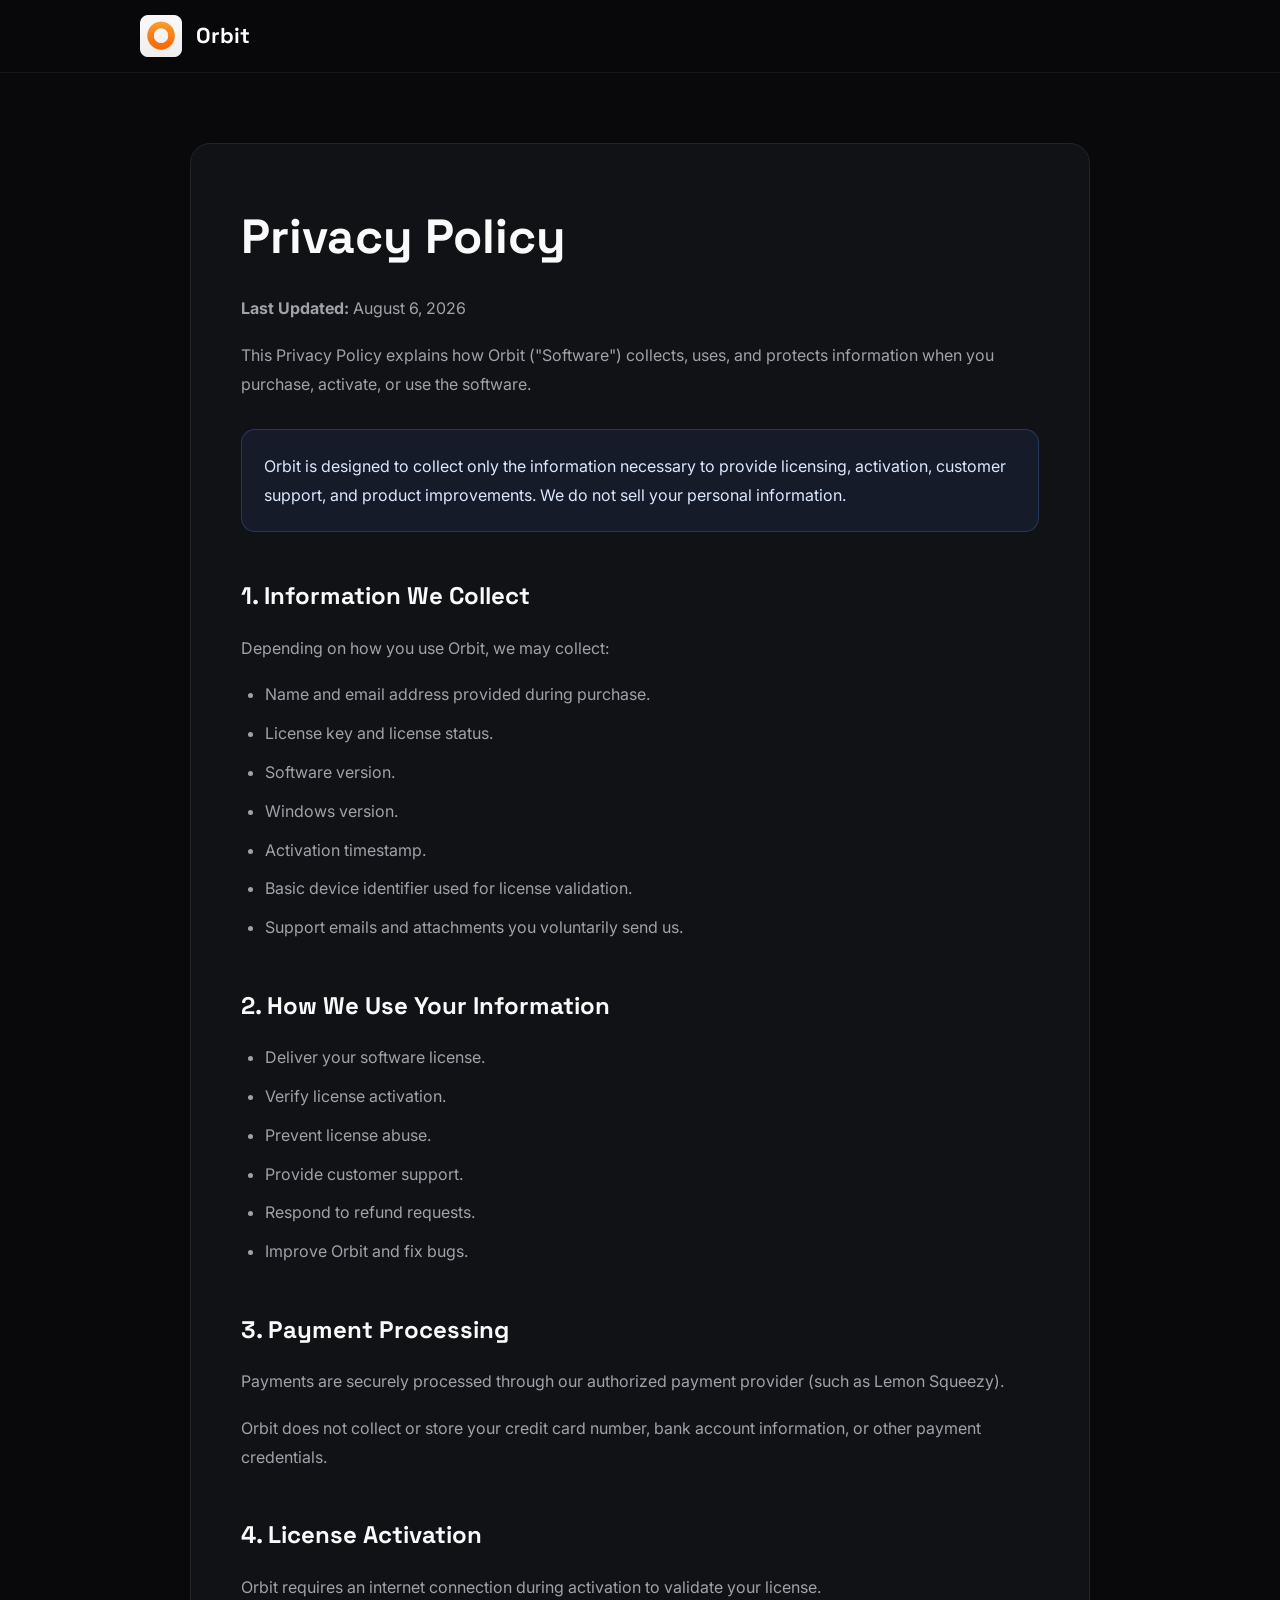
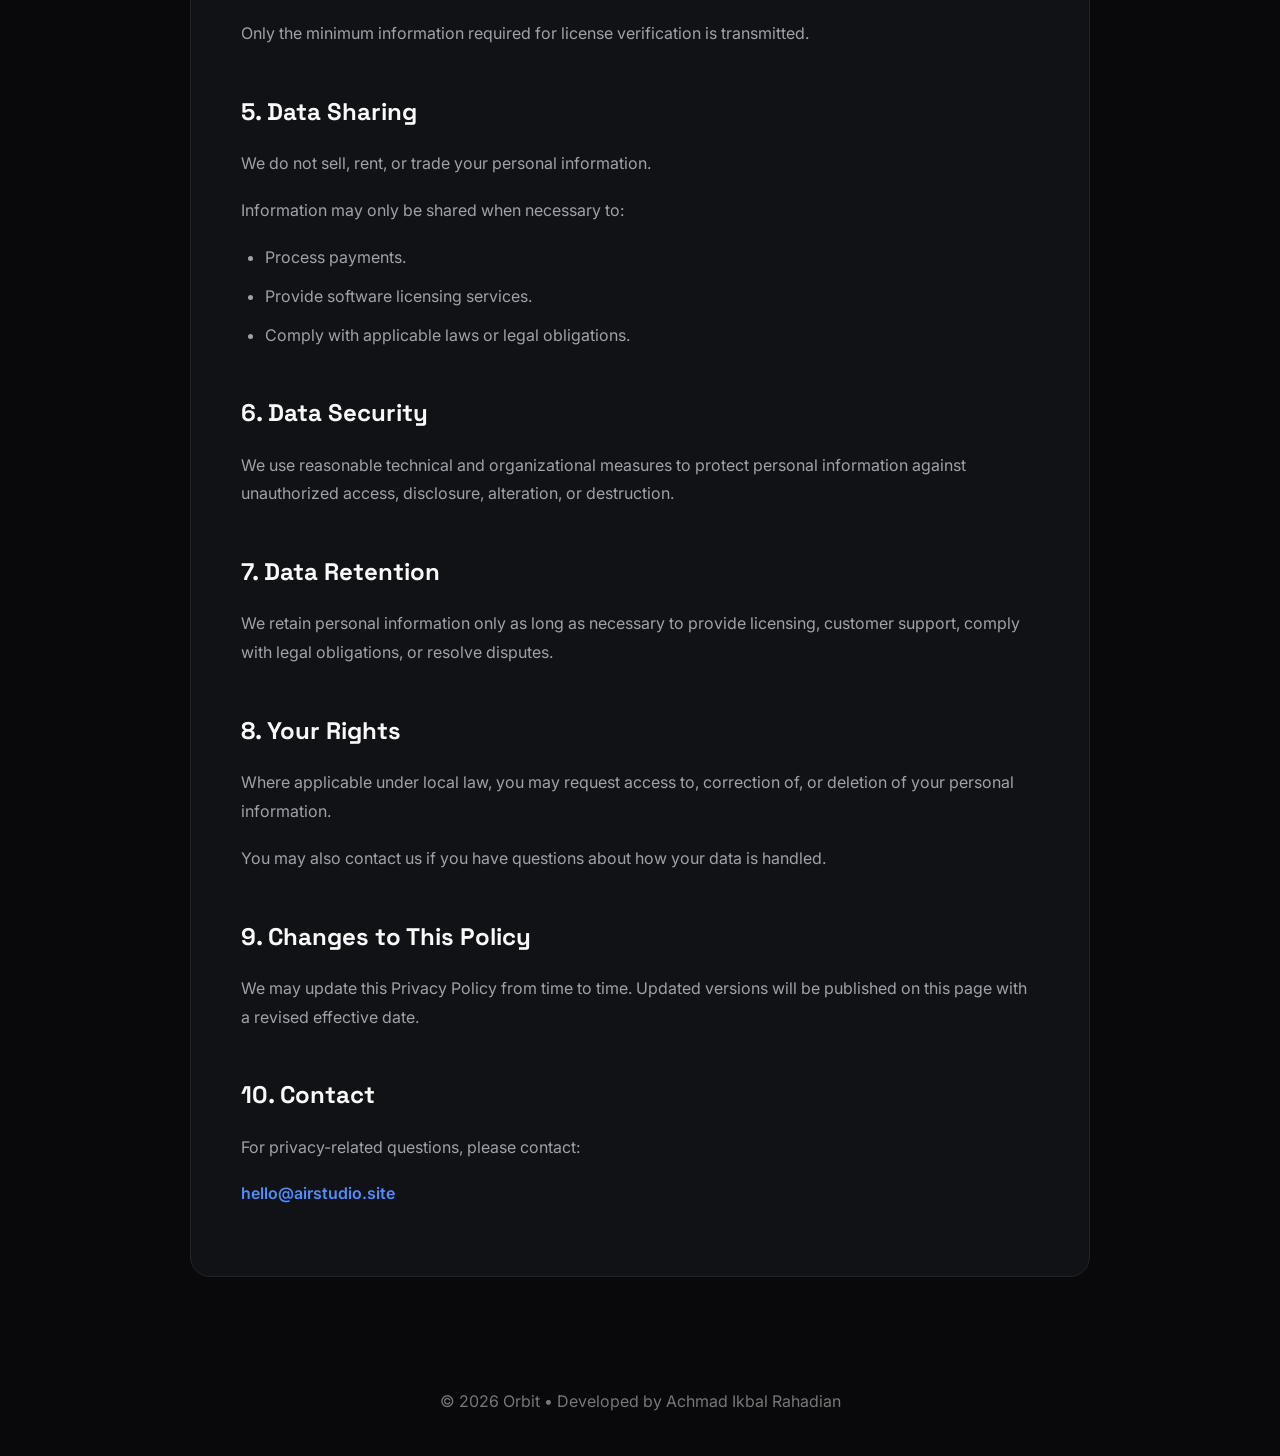
<file: web/privacy.html>
<!DOCTYPE html>
<html lang="en">

<head>
	<meta charset="UTF-8">
	<meta name="viewport" content="width=device-width, initial-scale=1.0">
	<title>Privacy Policy • Orbit</title>
	<link rel="icon" type="image/png" href="assets/icon/app_icon.png">
	<style>
	@import url('https://fonts.googleapis.com/css2?family=Inter:wght@400;500;600;700&family=Space+Grotesk:wght@600;700&display=swap');
	:root {
		--bg: #09090B;
		--surface: #111216;
		--border: #23242B;
		--text: #FAFAFA;
		--muted: #A1A1AA;
		--primary: #4F8CFF;
	}
	
	* {
		margin: 0;
		padding: 0;
		box-sizing: border-box;
	}
	
	body {
		background: var(--bg);
		color: var(--text);
		font-family: Inter, sans-serif;
		line-height: 1.8;
	}
	
	header {
		position: sticky;
		top: 0;
		backdrop-filter: blur(18px);
		background: rgba(9, 9, 11, .85);
		border-bottom: 1px solid rgba(255, 255, 255, .06);
	}
	
	.container {
		width: min(92%, 1000px);
		margin: auto;
	}
	
	.nav {
		height: 72px;
		display: flex;
		align-items: center;
	}
	
	.logo {
		display: flex;
		align-items: center;
		gap: 14px;
		color: white;
		text-decoration: none;
	}
	
	.logo img {
		width: 42px;
	}
	
	.logo span {
		font-family: "Space Grotesk";
		font-size: 1.35rem;
		font-weight: 700;
	}
	
	main {
		padding: 70px 20px;
	}
	
	.card {
		max-width: 900px;
		margin: auto;
		background: var(--surface);
		border: 1px solid var(--border);
		border-radius: 20px;
		padding: 50px;
	}
	
	h1 {
		font-family: "Space Grotesk";
		font-size: 3rem;
		margin-bottom: 14px;
	}
	
	h2 {
		font-family: "Space Grotesk";
		margin-top: 42px;
		margin-bottom: 16px;
	}
	
	p {
		color: var(--muted);
		margin-bottom: 18px;
	}
	
	ul {
		margin-left: 24px;
	}
	
	li {
		color: var(--muted);
		margin-bottom: 10px;
	}
	
	.notice {
		background: rgba(79, 140, 255, .08);
		border: 1px solid rgba(79, 140, 255, .25);
		border-radius: 14px;
		padding: 22px;
		margin: 30px 0;
	}
	
	.notice p {
		margin: 0;
		color: #dce8ff;
	}
	
	.email {
		color: var(--primary);
		text-decoration: none;
		font-weight: 600;
	}
	
	footer {
		text-align: center;
		padding: 40px;
		color: #777;
	}
	
	@media(max-width:768px) {
		.card {
			padding: 30px 24px;
		}
		h1 {
			font-size: 2.2rem;
		}
	}
	</style>
</head>

<body>
	<header>
		<div class="container nav">
			<a href="index.html" class="logo"> <img src="assets/icon/app_icon.png" alt="Orbit"> <span>Orbit</span> </a>
		</div>
	</header>
	<main>
		<div class="card">
			<h1>Privacy Policy</h1>
			<p><strong>Last Updated:</strong> August 6, 2026</p>
			<p> This Privacy Policy explains how Orbit ("Software") collects, uses, and protects information when you purchase, activate, or use the software. </p>
			<div class="notice">
				<p> Orbit is designed to collect only the information necessary to provide licensing, activation, customer support, and product improvements. We do not sell your personal information. </p>
			</div>
			<h2>1. Information We Collect</h2>
			<p>Depending on how you use Orbit, we may collect:</p>
			<ul>
				<li>Name and email address provided during purchase.</li>
				<li>License key and license status.</li>
				<li>Software version.</li>
				<li>Windows version.</li>
				<li>Activation timestamp.</li>
				<li>Basic device identifier used for license validation.</li>
				<li>Support emails and attachments you voluntarily send us.</li>
			</ul>
			<h2>2. How We Use Your Information</h2>
			<ul>
				<li>Deliver your software license.</li>
				<li>Verify license activation.</li>
				<li>Prevent license abuse.</li>
				<li>Provide customer support.</li>
				<li>Respond to refund requests.</li>
				<li>Improve Orbit and fix bugs.</li>
			</ul>
			<h2>3. Payment Processing</h2>
			<p> Payments are securely processed through our authorized payment provider (such as Lemon Squeezy). </p>
			<p> Orbit does not collect or store your credit card number, bank account information, or other payment credentials. </p>
			<h2>4. License Activation</h2>
			<p> Orbit requires an internet connection during activation to validate your license. </p>
			<p> Only the minimum information required for license verification is transmitted. </p>
			<h2>5. Data Sharing</h2>
			<p> We do not sell, rent, or trade your personal information. </p>
			<p> Information may only be shared when necessary to: </p>
			<ul>
				<li>Process payments.</li>
				<li>Provide software licensing services.</li>
				<li>Comply with applicable laws or legal obligations.</li>
			</ul>
			<h2>6. Data Security</h2>
			<p> We use reasonable technical and organizational measures to protect personal information against unauthorized access, disclosure, alteration, or destruction. </p>
			<h2>7. Data Retention</h2>
			<p> We retain personal information only as long as necessary to provide licensing, customer support, comply with legal obligations, or resolve disputes. </p>
			<h2>8. Your Rights</h2>
			<p> Where applicable under local law, you may request access to, correction of, or deletion of your personal information. </p>
			<p> You may also contact us if you have questions about how your data is handled. </p>
			<h2>9. Changes to This Policy</h2>
			<p> We may update this Privacy Policy from time to time. Updated versions will be published on this page with a revised effective date. </p>
			<h2>10. Contact</h2>
			<p> For privacy-related questions, please contact: </p>
			<p> <a class="email" href="mailto:hello@airstudio.site">

hello@airstudio.site

</a> </p>
		</div>
	</main>
	<footer> © 2026 Orbit • Developed by Achmad Ikbal Rahadian </footer>
</body>

</html>
</file>
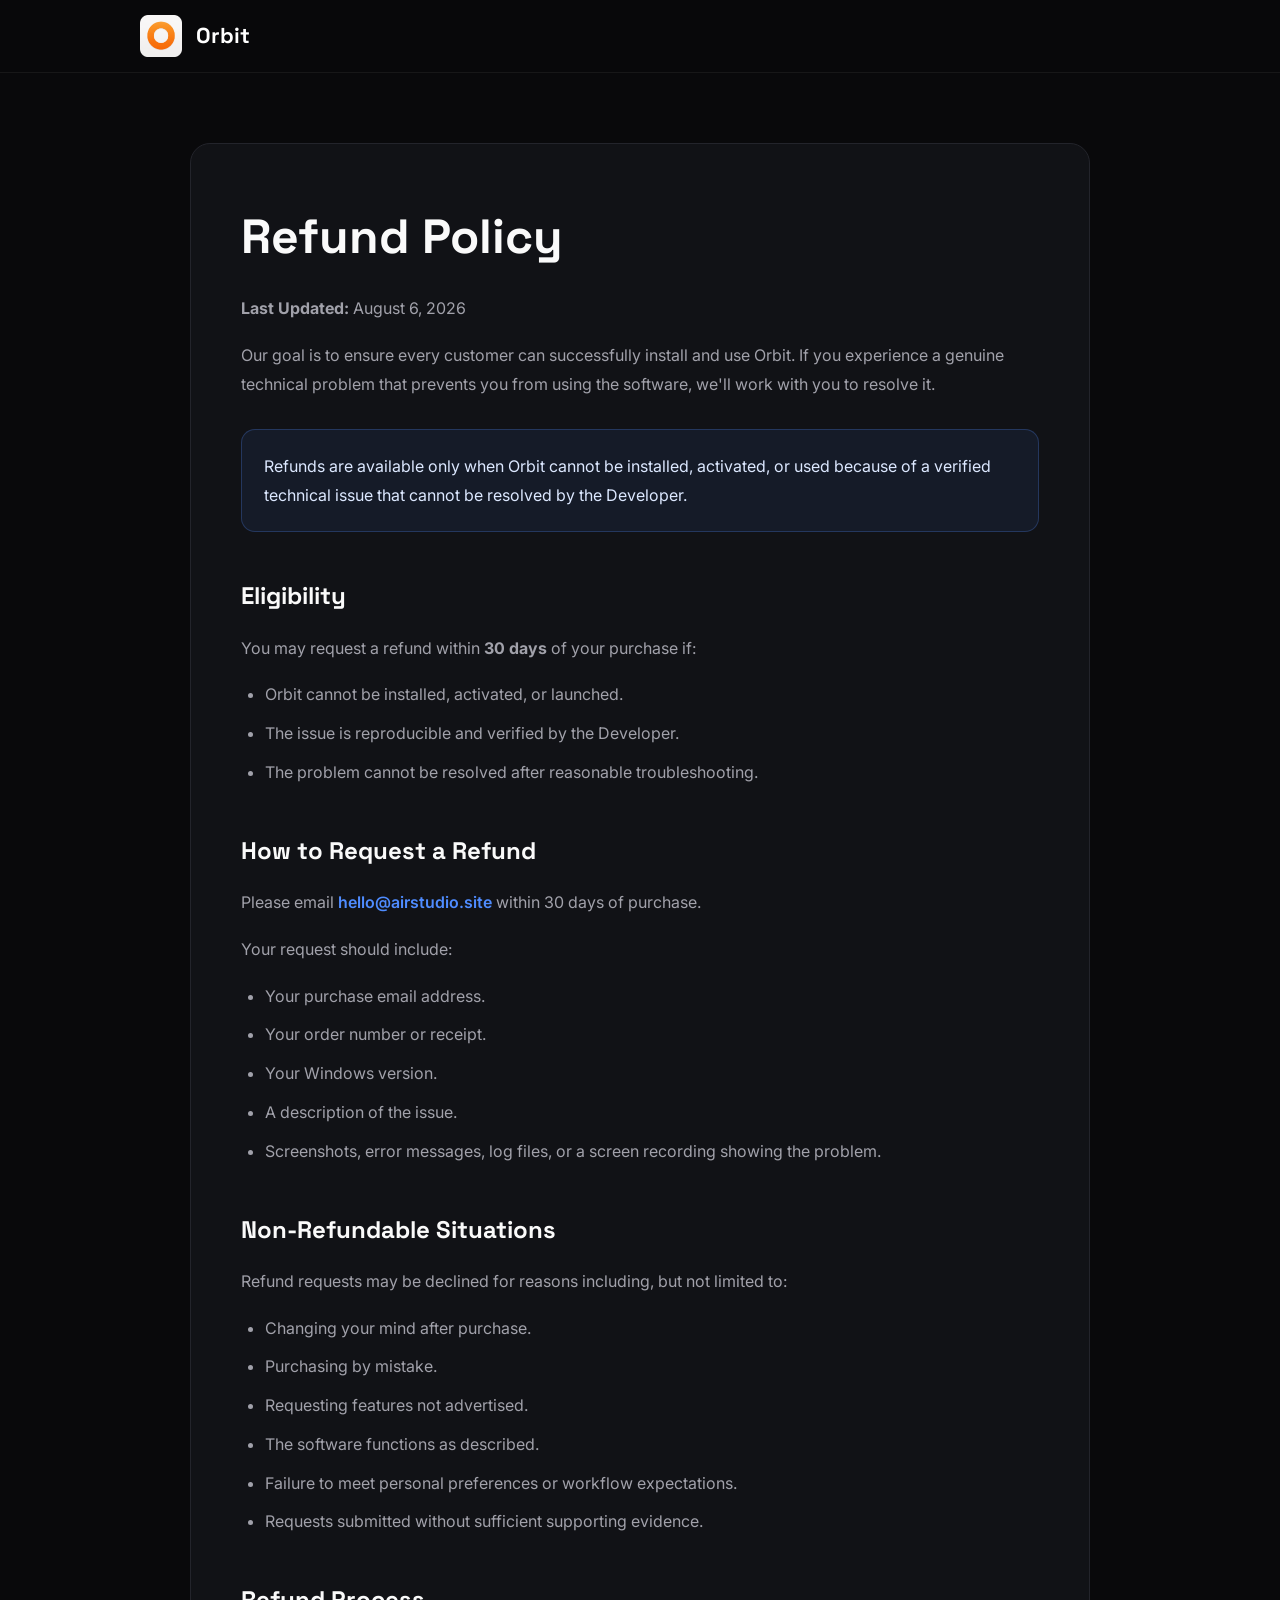
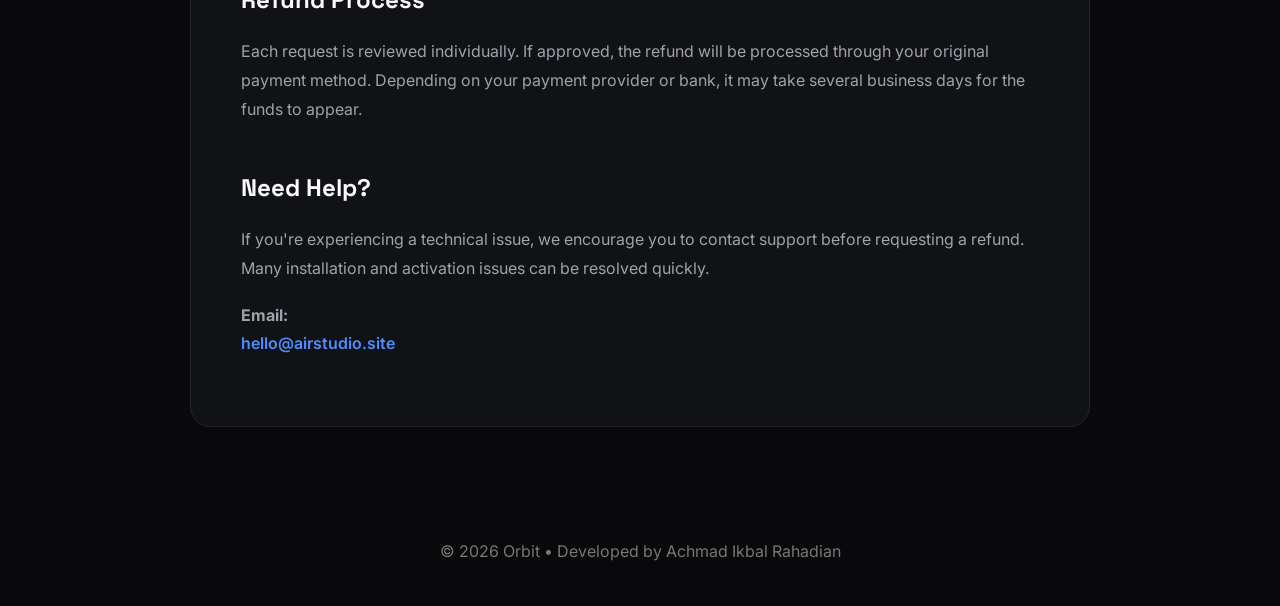
<file: web/refund.html>
<!DOCTYPE html>
<html lang="en">

<head>
	<meta charset="UTF-8">
	<meta name="viewport" content="width=device-width, initial-scale=1.0">
	<title>Refund Policy • Orbit</title>
	<link rel="icon" type="image/png" href="assets/icon/app_icon.png">
	<style>
	@import url('https://fonts.googleapis.com/css2?family=Inter:wght@400;500;600;700&family=Space+Grotesk:wght@600;700&display=swap');
	:root {
		--bg: #09090B;
		--surface: #111216;
		--border: #23242B;
		--text: #FAFAFA;
		--muted: #A1A1AA;
		--primary: #4F8CFF;
	}
	
	* {
		margin: 0;
		padding: 0;
		box-sizing: border-box;
	}
	
	body {
		background: var(--bg);
		color: var(--text);
		font-family: Inter, sans-serif;
		line-height: 1.8;
	}
	
	header {
		position: sticky;
		top: 0;
		backdrop-filter: blur(18px);
		background: rgba(9, 9, 11, .85);
		border-bottom: 1px solid rgba(255, 255, 255, .06);
	}
	
	.container {
		width: min(92%, 1000px);
		margin: auto;
	}
	
	.nav {
		height: 72px;
		display: flex;
		align-items: center;
	}
	
	.logo {
		display: flex;
		align-items: center;
		gap: 14px;
		color: white;
		text-decoration: none;
	}
	
	.logo img {
		width: 42px;
	}
	
	.logo span {
		font-family: "Space Grotesk";
		font-size: 1.35rem;
		font-weight: 700;
	}
	
	main {
		padding: 70px 20px;
	}
	
	.card {
		max-width: 900px;
		margin: auto;
		background: var(--surface);
		border: 1px solid var(--border);
		border-radius: 20px;
		padding: 50px;
	}
	
	h1 {
		font-family: "Space Grotesk";
		font-size: 3rem;
		margin-bottom: 14px;
	}
	
	h2 {
		font-family: "Space Grotesk";
		margin-top: 42px;
		margin-bottom: 16px;
	}
	
	p {
		color: var(--muted);
		margin-bottom: 18px;
	}
	
	ul {
		margin-left: 24px;
	}
	
	li {
		color: var(--muted);
		margin-bottom: 10px;
	}
	
	.notice {
		background: rgba(79, 140, 255, .08);
		border: 1px solid rgba(79, 140, 255, .25);
		border-radius: 14px;
		padding: 22px;
		margin: 30px 0;
	}
	
	.notice p {
		color: #dce8ff;
		margin: 0;
	}
	
	.email {
		color: var(--primary);
		text-decoration: none;
		font-weight: 600;
	}
	
	footer {
		text-align: center;
		padding: 40px;
		color: #777;
	}
	
	@media(max-width:768px) {
		.card {
			padding: 30px 24px;
		}
		h1 {
			font-size: 2.2rem;
		}
	}
	</style>
</head>

<body>
	<header>
		<div class="container nav">
			<a href="index.html" class="logo"> <img src="assets/icon/app_icon.png" alt="Orbit"> <span>Orbit</span> </a>
		</div>
	</header>
	<main>
		<div class="card">
			<h1>Refund Policy</h1>
			<p><strong>Last Updated:</strong> August 6, 2026</p>
			<p> Our goal is to ensure every customer can successfully install and use Orbit. If you experience a genuine technical problem that prevents you from using the software, we'll work with you to resolve it. </p>
			<div class="notice">
				<p> Refunds are available only when Orbit cannot be installed, activated, or used because of a verified technical issue that cannot be resolved by the Developer. </p>
			</div>
			<h2>Eligibility</h2>
			<p> You may request a refund within <strong>30 days</strong> of your purchase if: </p>
			<ul>
				<li>Orbit cannot be installed, activated, or launched.</li>
				<li>The issue is reproducible and verified by the Developer.</li>
				<li>The problem cannot be resolved after reasonable troubleshooting.</li>
			</ul>
			<h2>How to Request a Refund</h2>
			<p> Please email <a class="email" href="mailto:hello@airstudio.site">

hello@airstudio.site

</a> within 30 days of purchase. </p>
			<p> Your request should include: </p>
			<ul>
				<li>Your purchase email address.</li>
				<li>Your order number or receipt.</li>
				<li>Your Windows version.</li>
				<li>A description of the issue.</li>
				<li>Screenshots, error messages, log files, or a screen recording showing the problem.</li>
			</ul>
			<h2>Non-Refundable Situations</h2>
			<p> Refund requests may be declined for reasons including, but not limited to: </p>
			<ul>
				<li>Changing your mind after purchase.</li>
				<li>Purchasing by mistake.</li>
				<li>Requesting features not advertised.</li>
				<li>The software functions as described.</li>
				<li>Failure to meet personal preferences or workflow expectations.</li>
				<li>Requests submitted without sufficient supporting evidence.</li>
			</ul>
			<h2>Refund Process</h2>
			<p> Each request is reviewed individually. If approved, the refund will be processed through your original payment method. Depending on your payment provider or bank, it may take several business days for the funds to appear. </p>
			<h2>Need Help?</h2>
			<p> If you're experiencing a technical issue, we encourage you to contact support before requesting a refund. Many installation and activation issues can be resolved quickly. </p>
			<p> <strong>Email:</strong>
				<br> <a class="email" href="mailto:hello@airstudio.site">

hello@airstudio.site

</a> </p>
		</div>
	</main>
	<footer> © 2026 Orbit • Developed by Achmad Ikbal Rahadian </footer>
</body>

</html>
</file>
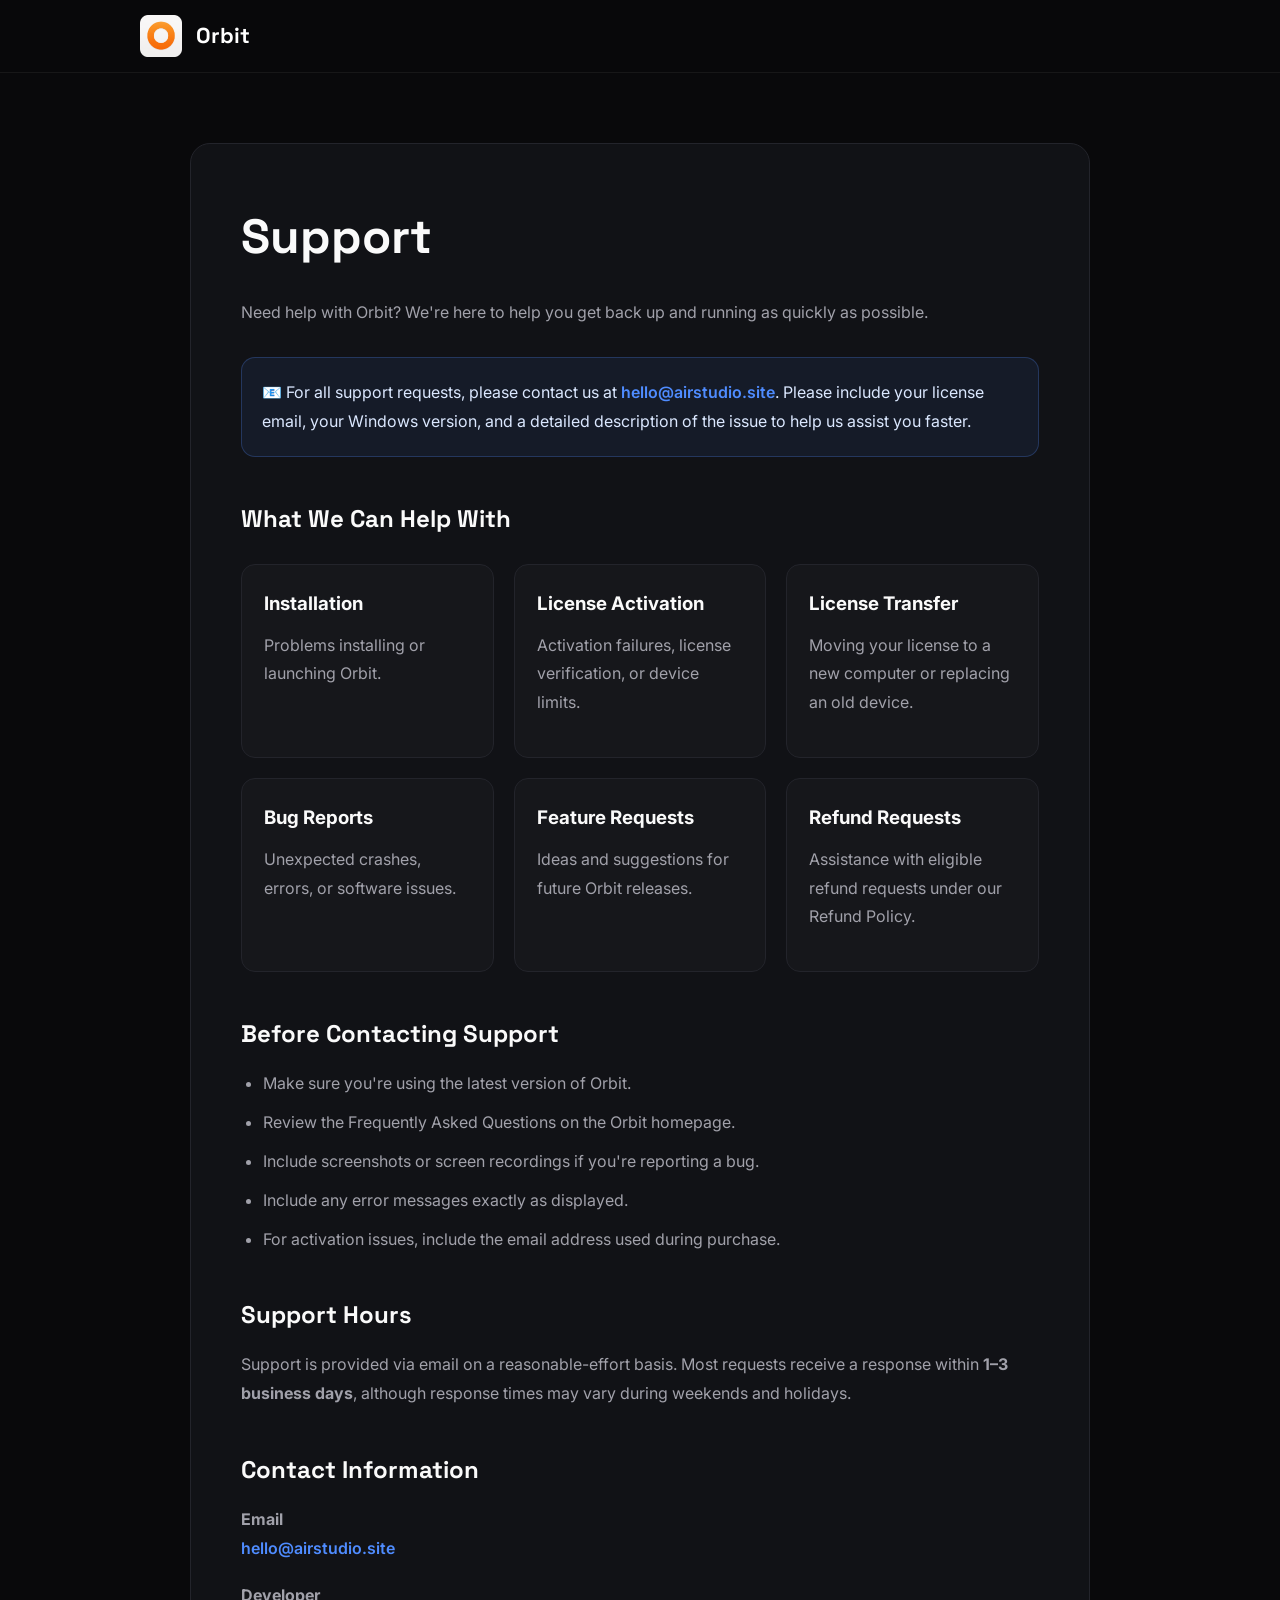
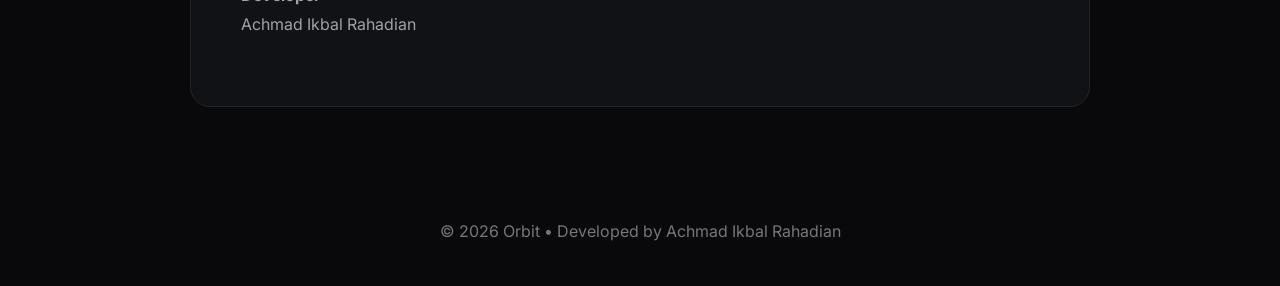
<file: web/support.html>
<!DOCTYPE html>
<html lang="en">

<head>
	<meta charset="UTF-8">
	<meta name="viewport" content="width=device-width, initial-scale=1.0">
	<title>Support • Orbit</title>
	<link rel="icon" type="image/png" href="assets/icon/app_icon.png">
	<style>
	@import url('https://fonts.googleapis.com/css2?family=Inter:wght@400;500;600;700&family=Space+Grotesk:wght@600;700&display=swap');
	:root {
		--bg: #09090B;
		--surface: #111216;
		--border: #23242B;
		--text: #FAFAFA;
		--muted: #A1A1AA;
		--primary: #4F8CFF;
	}
	
	* {
		margin: 0;
		padding: 0;
		box-sizing: border-box;
	}
	
	body {
		background: var(--bg);
		color: var(--text);
		font-family: Inter, sans-serif;
		line-height: 1.8;
	}
	
	header {
		position: sticky;
		top: 0;
		backdrop-filter: blur(18px);
		background: rgba(9, 9, 11, .85);
		border-bottom: 1px solid rgba(255, 255, 255, .06);
	}
	
	.container {
		width: min(92%, 1000px);
		margin: auto;
	}
	
	.nav {
		height: 72px;
		display: flex;
		align-items: center;
	}
	
	.logo {
		display: flex;
		align-items: center;
		gap: 14px;
		color: white;
		text-decoration: none;
	}
	
	.logo img {
		width: 42px;
	}
	
	.logo span {
		font-family: "Space Grotesk";
		font-size: 1.35rem;
		font-weight: 700;
	}
	
	main {
		padding: 70px 20px;
	}
	
	.card {
		max-width: 900px;
		margin: auto;
		background: var(--surface);
		border: 1px solid var(--border);
		border-radius: 20px;
		padding: 50px;
	}
	
	h1 {
		font-family: "Space Grotesk";
		font-size: 3rem;
		margin-bottom: 18px;
	}
	
	h2 {
		margin-top: 40px;
		margin-bottom: 14px;
		font-family: "Space Grotesk";
	}
	
	p {
		color: var(--muted);
		margin-bottom: 18px;
	}
	
	ul {
		margin-left: 22px;
	}
	
	li {
		color: var(--muted);
		margin-bottom: 10px;
	}
	
	.notice {
		background: rgba(79, 140, 255, .08);
		border: 1px solid rgba(79, 140, 255, .25);
		border-radius: 14px;
		padding: 20px;
		margin: 30px 0;
	}
	
	.notice p {
		margin: 0;
		color: #dbe8ff;
	}
	
	.email {
		color: var(--primary);
		text-decoration: none;
		font-weight: 600;
	}
	
	.grid {
		display: grid;
		grid-template-columns: repeat(auto-fit, minmax(240px, 1fr));
		gap: 20px;
		margin-top: 24px;
	}
	
	.box {
		border: 1px solid var(--border);
		border-radius: 14px;
		padding: 22px;
		background: rgba(255, 255, 255, .02);
	}
	
	.box h3 {
		margin-bottom: 10px;
	}
	
	footer {
		padding: 40px;
		text-align: center;
		color: #777;
	}
	
	@media(max-width:768px) {
		.card {
			padding: 30px 24px;
		}
		h1 {
			font-size: 2.2rem;
		}
	}
	</style>
</head>

<body>
	<header>
		<div class="container nav">
			<a href="index.html" class="logo"> <img src="assets/icon/app_icon.png" alt="Orbit"> <span>Orbit</span> </a>
		</div>
	</header>
	<main>
		<div class="card">
			<h1>Support</h1>
			<p> Need help with Orbit? We're here to help you get back up and running as quickly as possible. </p>
			<div class="notice">
				<p> 📧 For all support requests, please contact us at <a class="email" href="mailto:hello@airstudio.site">hello@airstudio.site</a>. Please include your license email, your Windows version, and a detailed description of the issue to help us assist you faster. </p>
			</div>
			<h2>What We Can Help With</h2>
			<div class="grid">
				<div class="box">
					<h3>Installation</h3>
					<p>Problems installing or launching Orbit.</p>
				</div>
				<div class="box">
					<h3>License Activation</h3>
					<p>Activation failures, license verification, or device limits.</p>
				</div>
				<div class="box">
					<h3>License Transfer</h3>
					<p>Moving your license to a new computer or replacing an old device.</p>
				</div>
				<div class="box">
					<h3>Bug Reports</h3>
					<p>Unexpected crashes, errors, or software issues.</p>
				</div>
				<div class="box">
					<h3>Feature Requests</h3>
					<p>Ideas and suggestions for future Orbit releases.</p>
				</div>
				<div class="box">
					<h3>Refund Requests</h3>
					<p>Assistance with eligible refund requests under our Refund Policy.</p>
				</div>
			</div>
			<h2>Before Contacting Support</h2>
			<ul>
				<li>Make sure you're using the latest version of Orbit.</li>
				<li>Review the Frequently Asked Questions on the Orbit homepage.</li>
				<li>Include screenshots or screen recordings if you're reporting a bug.</li>
				<li>Include any error messages exactly as displayed.</li>
				<li>For activation issues, include the email address used during purchase.</li>
			</ul>
			<h2>Support Hours</h2>
			<p> Support is provided via email on a reasonable-effort basis. Most requests receive a response within <strong>1–3 business days</strong>, although response times may vary during weekends and holidays. </p>
			<h2>Contact Information</h2>
			<p> <strong>Email</strong>
				<br> <a class="email" href="mailto:hello@airstudio.site">

hello@airstudio.site

</a> </p>
			<p> <strong>Developer</strong>
				<br> Achmad Ikbal Rahadian </p>
		</div>
	</main>
	<footer> © 2026 Orbit • Developed by Achmad Ikbal Rahadian </footer>
</body>

</html>
</file>
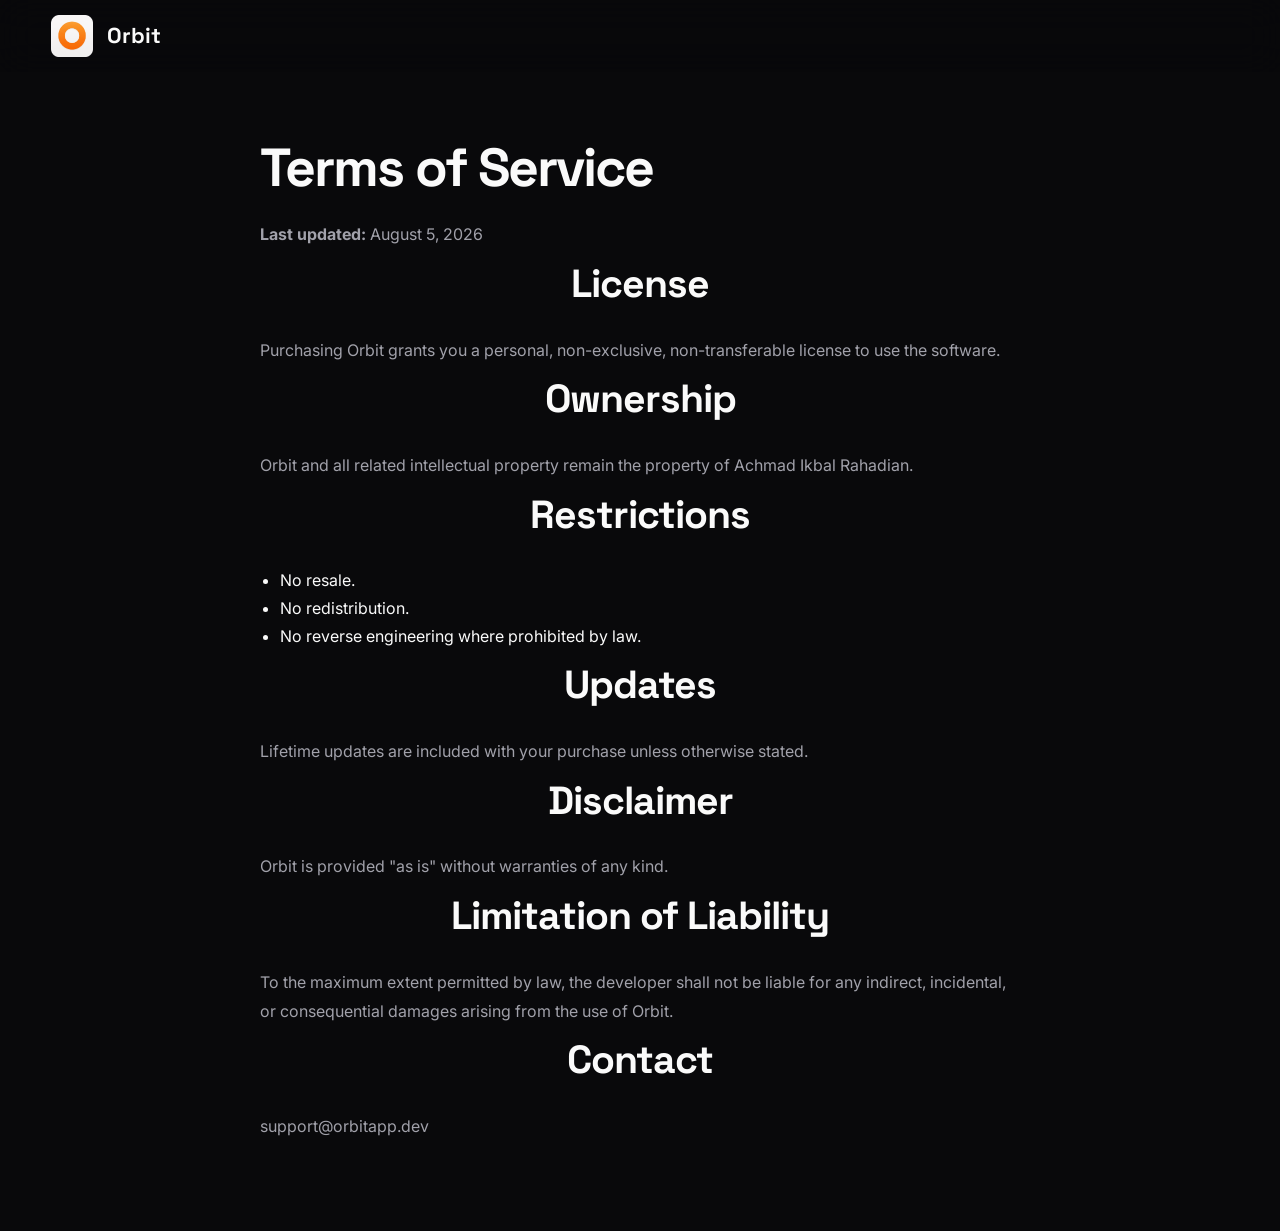
<file: web/term.html>
<!DOCTYPE html>
<html lang="en">
<head>
<meta charset="UTF-8">
<meta name="viewport" content="width=device-width, initial-scale=1.0">

<title>Terms of Service • Orbit</title>

<link rel="stylesheet" href="style.css">

</head>

<body>

<header>

<div class="container nav">

<a href="index.html" class="logo">

<img src="assets/icon/app_icon.png">

<span>Orbit</span>

</a>

</div>

</header>

<section class="page">

<div class="container narrow">

<h1>Terms of Service</h1>

<p><strong>Last updated:</strong> August 5, 2026</p>

<h2>License</h2>

<p>

Purchasing Orbit grants you a personal, non-exclusive,
non-transferable license to use the software.

</p>

<h2>Ownership</h2>

<p>

Orbit and all related intellectual property remain the property
of Achmad Ikbal Rahadian.

</p>

<h2>Restrictions</h2>

<ul>

<li>No resale.</li>

<li>No redistribution.</li>

<li>No reverse engineering where prohibited by law.</li>

</ul>

<h2>Updates</h2>

<p>

Lifetime updates are included with your purchase unless otherwise stated.

</p>

<h2>Disclaimer</h2>

<p>

Orbit is provided "as is" without warranties of any kind.

</p>

<h2>Limitation of Liability</h2>

<p>

To the maximum extent permitted by law,
the developer shall not be liable for any indirect,
incidental, or consequential damages arising from the use of Orbit.

</p>

<h2>Contact</h2>

<p>

support@orbitapp.dev

</p>

</div>

</section>

</body>

</html>
</file>
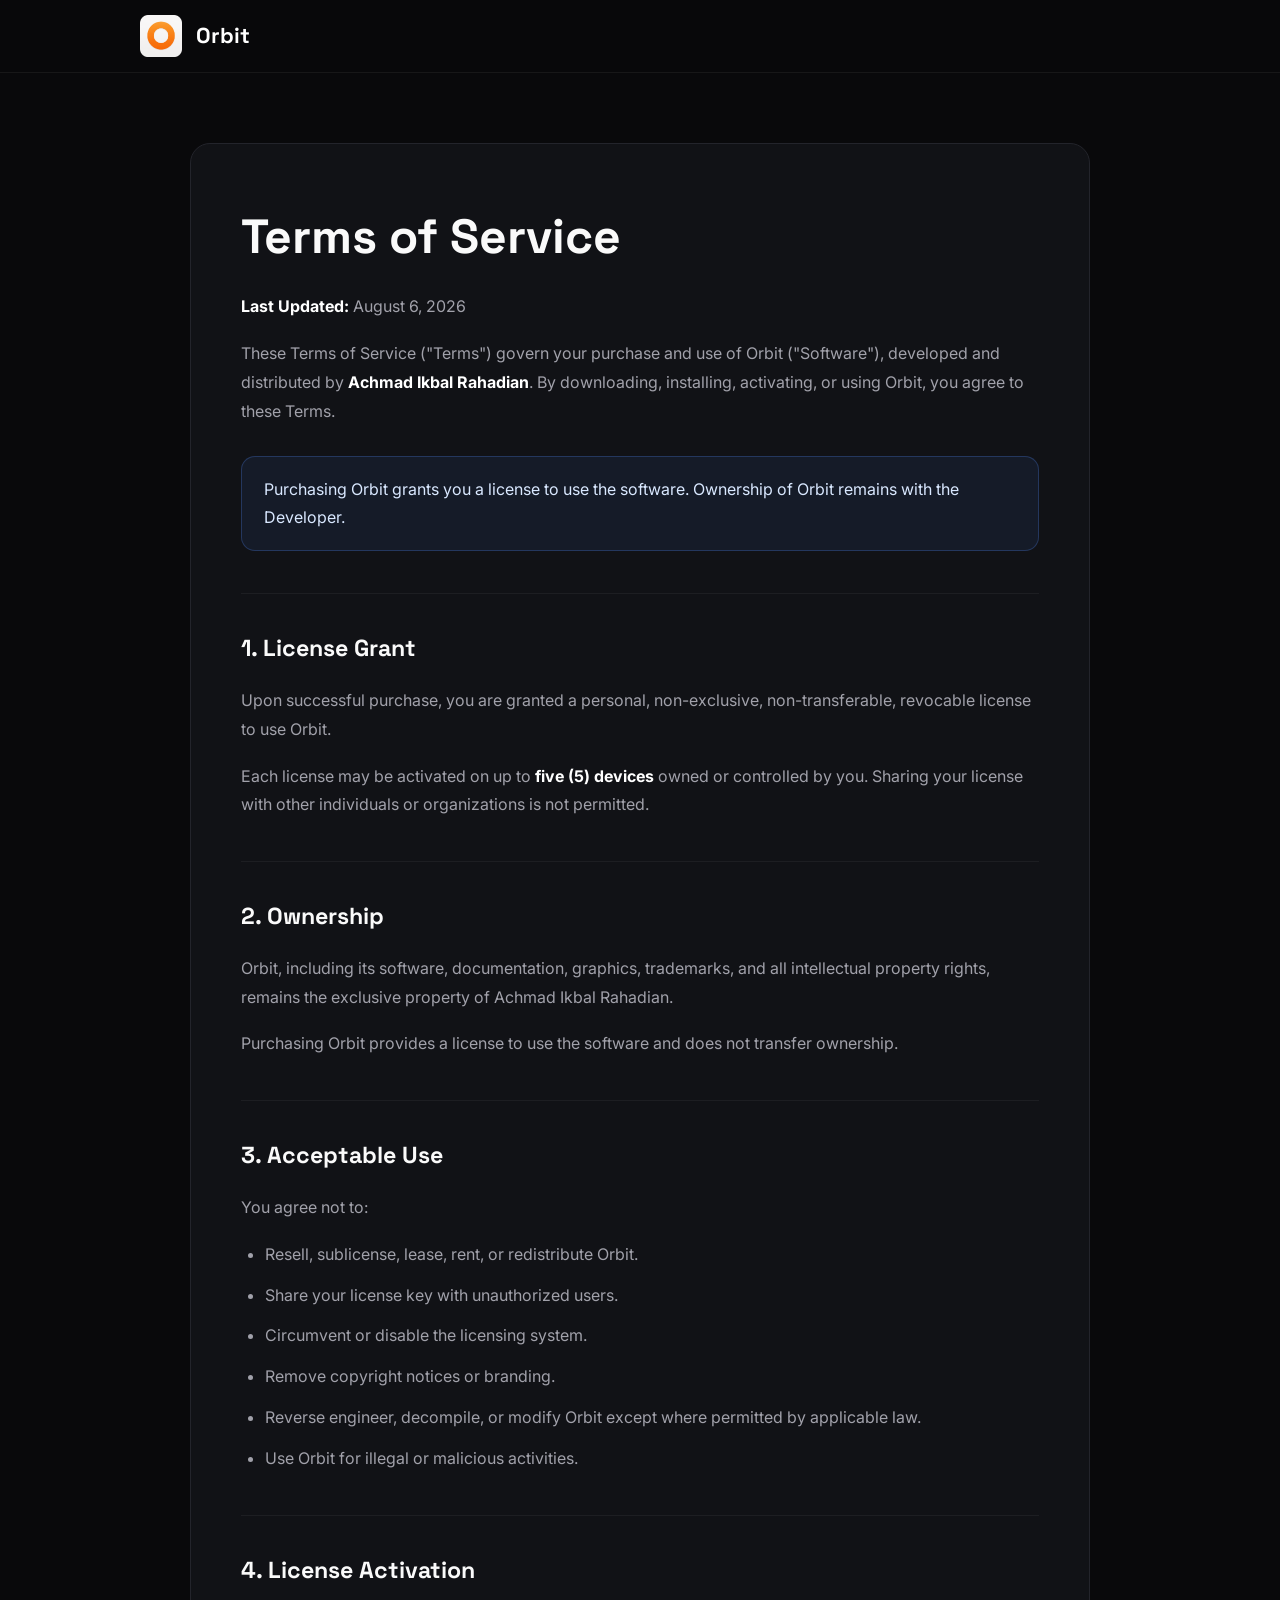
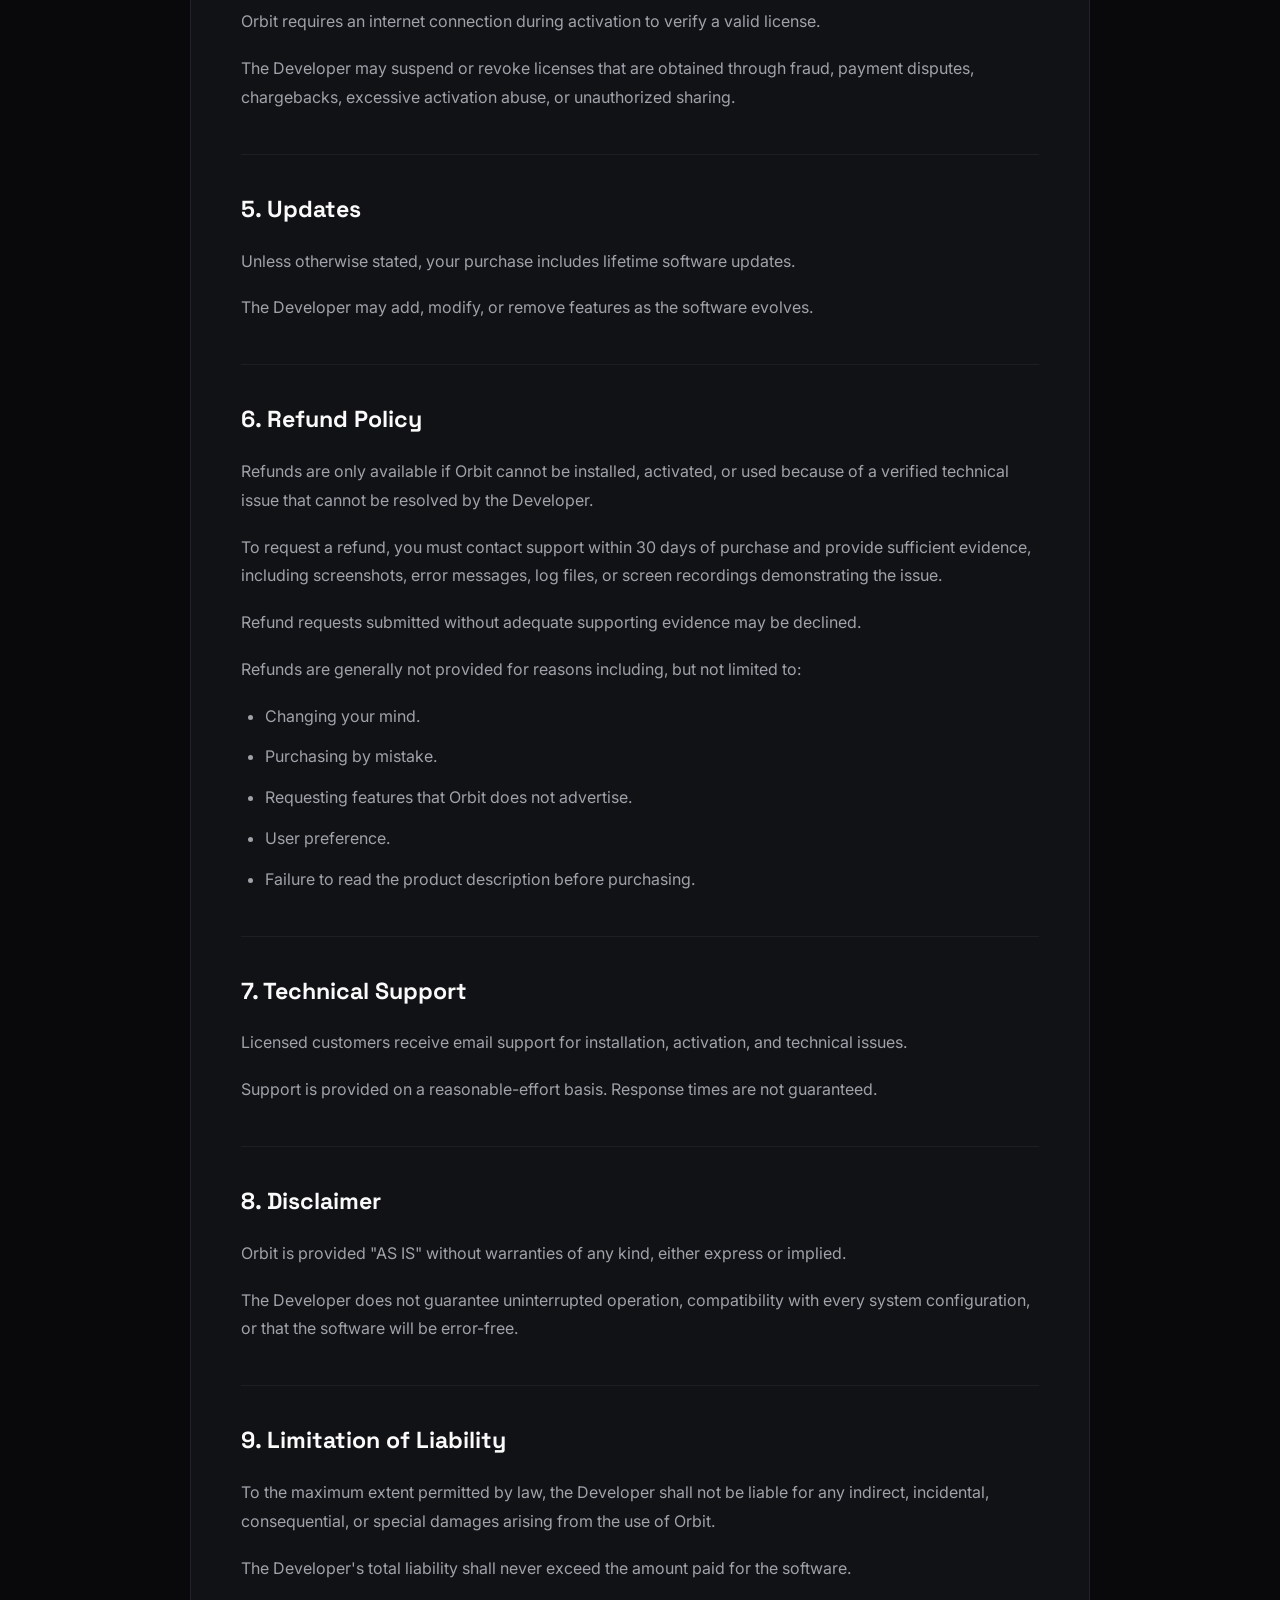
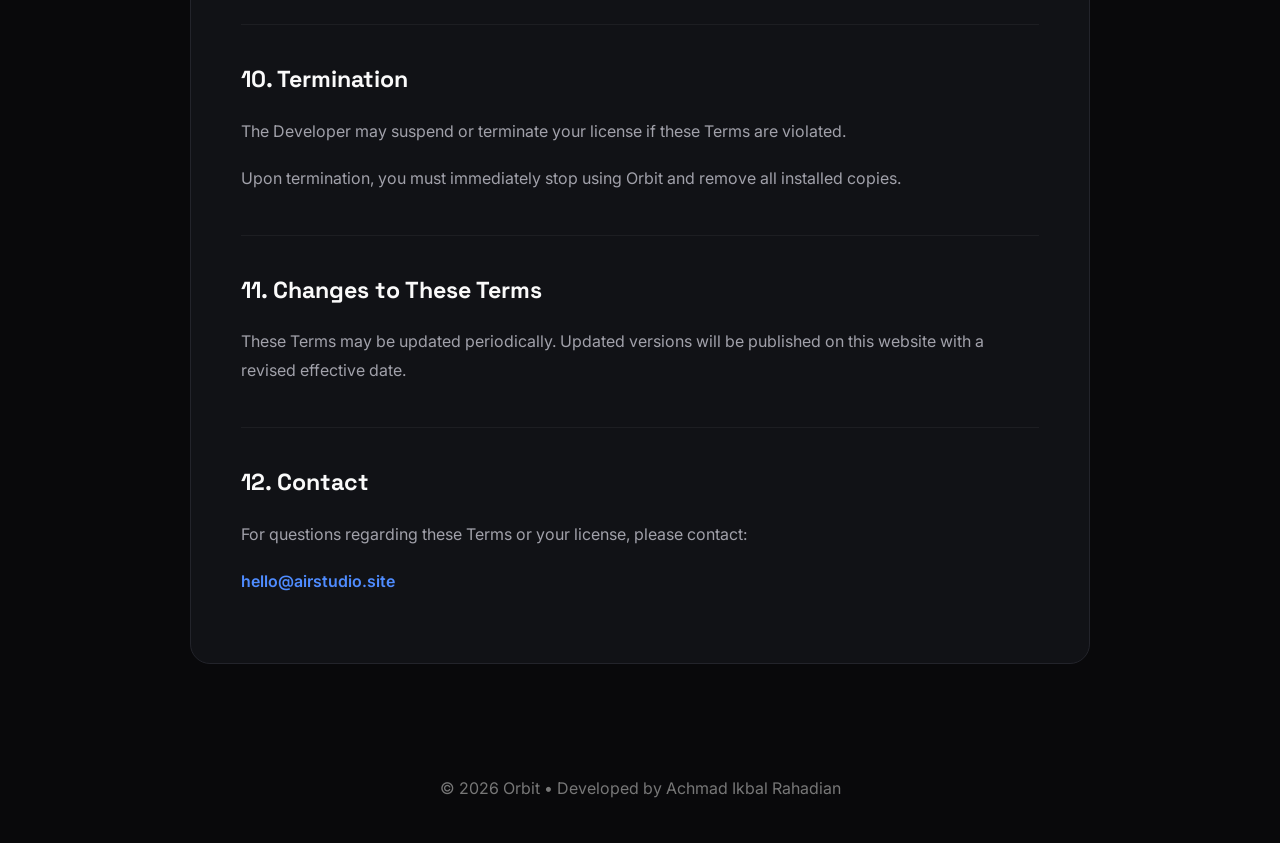
<file: web/terms.html>
<!DOCTYPE html>
<html lang="en">

<head>
	<meta charset="UTF-8">
	<meta name="viewport" content="width=device-width, initial-scale=1.0">
	<title>Terms of Service • Orbit</title>
    <link rel="icon" type="image/png" href="assets/icon/app_icon.png">
	<style>
	@import url('https://fonts.googleapis.com/css2?family=Inter:wght@400;500;600;700&family=Space+Grotesk:wght@600;700&display=swap');
	:root {
		--bg: #09090B;
		--surface: #111216;
		--border: #23242B;
		--text: #FAFAFA;
		--muted: #A1A1AA;
		--primary: #4F8CFF;
	}
	
	* {
		margin: 0;
		padding: 0;
		box-sizing: border-box;
	}
	
	body {
		background: var(--bg);
		color: var(--text);
		font-family: Inter, sans-serif;
		line-height: 1.8;
	}
	
	header {
		position: sticky;
		top: 0;
		backdrop-filter: blur(18px);
		background: rgba(9, 9, 11, .85);
		border-bottom: 1px solid rgba(255, 255, 255, .06);
	}
	
	.container {
		width: min(92%, 1000px);
		margin: auto;
	}
	
	.nav {
		height: 72px;
		display: flex;
		align-items: center;
	}
	
	.logo {
		display: flex;
		align-items: center;
		gap: 14px;
		text-decoration: none;
		color: white;
	}
	
	.logo img {
		width: 42px;
	}
	
	.logo span {
		font-family: "Space Grotesk", sans-serif;
		font-size: 1.35rem;
		font-weight: 700;
	}
	
	main {
		padding: 70px 20px;
	}
	
	.card {
		max-width: 900px;
		margin: auto;
		background: var(--surface);
		border: 1px solid var(--border);
		border-radius: 20px;
		padding: 50px;
	}
	
	h1 {
		font-family: "Space Grotesk";
		font-size: 3rem;
		margin-bottom: 12px;
	}
	
	h2 {
		font-family: "Space Grotesk";
		font-size: 1.45rem;
		margin-bottom: 16px;
	}
	
	p {
		color: var(--muted);
		margin-bottom: 18px;
	}
	
	strong {
		color: white;
	}
	
	section {
		margin-top: 42px;
		padding-top: 34px;
		border-top: 1px solid rgba(255, 255, 255, .05);
	}
	
	ul {
		margin-left: 24px;
	}
	
	li {
		color: var(--muted);
		margin-bottom: 12px;
	}
	
	.notice {
		margin: 30px 0;
		padding: 18px 22px;
		border-radius: 14px;
		border: 1px solid rgba(79, 140, 255, .25);
		background: rgba(79, 140, 255, .08);
	}
	
	.notice p {
		color: #d9e8ff;
		margin: 0;
	}
	
	.email {
		color: var(--primary);
		text-decoration: none;
		font-weight: 600;
	}
	
	footer {
		text-align: center;
		padding: 40px;
		color: #777;
	}
	
	@media(max-width:768px) {
		.card {
			padding: 30px 24px;
		}
		h1 {
			font-size: 2.2rem;
		}
	}
	</style>
</head>

<body>
	<header>
		<div class="container nav">
			<a class="logo" href="index.html"> <img src="assets/icon/app_icon.png" alt="Orbit"> <span>Orbit</span> </a>
		</div>
	</header>
	<main>
		<div class="card">
			<h1>Terms of Service</h1>
			<p><strong>Last Updated:</strong> August 6, 2026</p>
			<p> These Terms of Service ("Terms") govern your purchase and use of Orbit ("Software"), developed and distributed by <strong>Achmad Ikbal Rahadian</strong>. By downloading, installing, activating, or using Orbit, you agree to these Terms. </p>
			<div class="notice">
				<p> Purchasing Orbit grants you a license to use the software. Ownership of Orbit remains with the Developer. </p>
			</div>
			<section>
				<h2>1. License Grant</h2>
				<p> Upon successful purchase, you are granted a personal, non-exclusive, non-transferable, revocable license to use Orbit. </p>
				<p> Each license may be activated on up to <strong>five (5) devices</strong> owned or controlled by you. Sharing your license with other individuals or organizations is not permitted. </p>
			</section>
			<section>
				<h2>2. Ownership</h2>
				<p> Orbit, including its software, documentation, graphics, trademarks, and all intellectual property rights, remains the exclusive property of Achmad Ikbal Rahadian. </p>
				<p> Purchasing Orbit provides a license to use the software and does not transfer ownership. </p>
			</section>
			<section>
				<h2>3. Acceptable Use</h2>
				<p>You agree not to:</p>
				<ul>
					<li>Resell, sublicense, lease, rent, or redistribute Orbit.</li>
					<li>Share your license key with unauthorized users.</li>
					<li>Circumvent or disable the licensing system.</li>
					<li>Remove copyright notices or branding.</li>
					<li>Reverse engineer, decompile, or modify Orbit except where permitted by applicable law.</li>
					<li>Use Orbit for illegal or malicious activities.</li>
				</ul>
			</section>
			<section>
				<h2>4. License Activation</h2>
				<p> Orbit requires an internet connection during activation to verify a valid license. </p>
				<p> The Developer may suspend or revoke licenses that are obtained through fraud, payment disputes, chargebacks, excessive activation abuse, or unauthorized sharing. </p>
			</section>
			<section>
				<h2>5. Updates</h2>
				<p> Unless otherwise stated, your purchase includes lifetime software updates. </p>
				<p> The Developer may add, modify, or remove features as the software evolves. </p>
			</section>
			<section>
				<h2>6. Refund Policy</h2>
				<p> Refunds are only available if Orbit cannot be installed, activated, or used because of a verified technical issue that cannot be resolved by the Developer. </p>
				<p> To request a refund, you must contact support within 30 days of purchase and provide sufficient evidence, including screenshots, error messages, log files, or screen recordings demonstrating the issue. </p>
				<p> Refund requests submitted without adequate supporting evidence may be declined. </p>
				<p> Refunds are generally not provided for reasons including, but not limited to: </p>
				<ul>
					<li>Changing your mind.</li>
					<li>Purchasing by mistake.</li>
					<li>Requesting features that Orbit does not advertise.</li>
					<li>User preference.</li>
					<li>Failure to read the product description before purchasing.</li>
				</ul>
			</section>
			<section>
				<h2>7. Technical Support</h2>
				<p> Licensed customers receive email support for installation, activation, and technical issues. </p>
				<p> Support is provided on a reasonable-effort basis. Response times are not guaranteed. </p>
			</section>
			<section>
				<h2>8. Disclaimer</h2>
				<p> Orbit is provided "AS IS" without warranties of any kind, either express or implied. </p>
				<p> The Developer does not guarantee uninterrupted operation, compatibility with every system configuration, or that the software will be error-free. </p>
			</section>
			<section>
				<h2>9. Limitation of Liability</h2>
				<p> To the maximum extent permitted by law, the Developer shall not be liable for any indirect, incidental, consequential, or special damages arising from the use of Orbit. </p>
				<p> The Developer's total liability shall never exceed the amount paid for the software. </p>
			</section>
			<section>
				<h2>10. Termination</h2>
				<p> The Developer may suspend or terminate your license if these Terms are violated. </p>
				<p> Upon termination, you must immediately stop using Orbit and remove all installed copies. </p>
			</section>
			<section>
				<h2>11. Changes to These Terms</h2>
				<p> These Terms may be updated periodically. Updated versions will be published on this website with a revised effective date. </p>
			</section>
			<section>
				<h2>12. Contact</h2>
				<p> For questions regarding these Terms or your license, please contact: </p>
				<p> <a class="email" href="mailto:hello@airstudio.site">

hello@airstudio.site

</a> </p>
			</section>
		</div>
	</main>
	<footer> © 2026 Orbit • Developed by Achmad Ikbal Rahadian </footer>
</body>

</html>
</file>
<file: web/style.css>
/* ==========================================================
   Orbit Website
   style.css
   Part 1
   ========================================================== */

@import url("https://fonts.googleapis.com/css2?family=Inter:wght@400;500;600;700;800&family=Space+Grotesk:wght@500;700&display=swap");

/* ==========================================================
   Root
   ========================================================== */

:root {
	--bg: #09090B;
	--surface: #111216;
	--surface-2: #17181E;
	--border: #25262D;
	--text: #FAFAFA;
	--muted: #A1A1AA;
	--primary: #4F8CFF;
	--primary-hover: #6EA5FF;
	--success: #22C55E;
	--radius: 18px;
	--container: 1180px;
	--transition: .28s ease;
}

/* ==========================================================
   Reset
   ========================================================== */

*,
*::before,
*::after {
	margin: 0;
	padding: 0;
	box-sizing: border-box;
}

html {
	scroll-behavior: smooth;
}

body {
	background: var(--bg);
	color: var(--text);
	font-family: Inter,sans-serif;
	line-height: 1.75;
	-webkit-font-smoothing: antialiased;
	text-rendering: optimizeLegibility;
}

img {
	display: block;
	max-width: 100%;
}

a {
	color: inherit;
	text-decoration: none;
}

button {
	font: inherit;
}

/* ==========================================================
   Accessibility
   ========================================================== */

::selection {
	background: var(--primary);
	color: white;
}

a:focus-visible,
button:focus-visible {
	outline: 2px solid var(--primary);
	outline-offset: 4px;
	border-radius: 6px;
}

/* ==========================================================
   Scrollbar
   ========================================================== */

::-webkit-scrollbar {
	width: 10px;
}

::-webkit-scrollbar-track {
	background: #09090B;
}

::-webkit-scrollbar-thumb {
	background: #30333A;
	border-radius: 999px;
}

::-webkit-scrollbar-thumb:hover {
	background: var(--primary);
}

/* ==========================================================
   Layout
   ========================================================== */

.container {
	width: min(92%,var(--container));
	margin: auto;
}

.narrow {
	max-width: 760px;
}

section {
	padding: 96px 0;
}

.page {
	padding-top: 140px;
	padding-bottom: 90px;
}

/* ==========================================================
   Typography
   ========================================================== */

h1 {
	font-family: "Space Grotesk",sans-serif;
	font-size: 3.35rem;
	line-height: 1.05;
	letter-spacing: -2px;
	margin-bottom: 24px;
}

h2 {
	font-family: "Space Grotesk",sans-serif;
	font-size: 2.45rem;
	letter-spacing: -1px;
	text-align: center;
	margin-bottom: 18px;
}

h3 {
	font-family: "Space Grotesk",sans-serif;
	font-size: 1.45rem;
	margin-bottom: 14px;
}

p {
	color: var(--muted);
	font-size: 1rem;
	line-height: 1.8;
}

ul {
	padding-left: 20px;
}

/* ==========================================================
   Section Title
   ========================================================== */

.section-title {
	max-width: 760px;
	margin: 0 auto 60px;
	text-align: center;
}

.section-title h2 {
	margin-bottom: 16px;
}

.section-title p {
	font-size: 1.05rem;
}

.eyebrow {
	display: inline-block;
	margin-bottom: 18px;
	color: #7DAFFF;
	letter-spacing: .16em;
	text-transform: uppercase;
	font-size: .9rem;
	font-weight: 700;
}

/* ==========================================================
   Fade Animation
   ========================================================== */

.fade {
	opacity: 0;
	transform: translateY(30px);
	transition: opacity .7s ease,
        transform .7s ease;
}

.fade.show {
	opacity: 1;
	transform: none;
}

@media(prefers-reduced-motion:reduce) {

	.fade {
		opacity: 1;
		transform: none;
		transition: none;
	}
}

/* ==========================================================
   Header
   ========================================================== */

header {
	position: fixed;
	top: 0;
	left: 0;
	width: 100%;
	z-index: 999;
	backdrop-filter: blur(18px);
	background: rgba(9,9,11,.55);
	transition: var(--transition);
}

header.scrolled {
	background: rgba(9,9,11,.92);
	border-bottom: 1px solid rgba(255,255,255,.05);
}

.nav {
	height: 72px;
	display: flex;
	justify-content: space-between;
	align-items: center;
}

.logo {
	display: flex;
	align-items: center;
	gap: 14px;
}

.logo img {
	width: 42px;
}

.logo span {
	font-family: "Space Grotesk";
	font-size: 1.35rem;
	font-weight: 700;
}

/* ==========================================================
   Navigation
   ========================================================== */

nav {
	display: flex;
	gap: 32px;
}

nav a {
	position: relative;
	color: var(--muted);
	font-weight: 500;
	transition: var(--transition);
}

nav a:hover {
	color: white;
}

nav a::after {
	content: "";
	position: absolute;
	left: 0;
	bottom: -8px;
	width: 0;
	height: 2px;
	background: var(--primary);
	transition: var(--transition);
}

nav a:hover::after {
	width: 100%;
}

nav a.active {
	color: white;
}

nav a.active::after {
	width: 100%;
}

/* ==========================================================
   Hero
   ========================================================== */

.hero {
	padding-top: 145px;
}

.hero h1 {
	max-width: 900px;
}

.hero p {
	max-width: 700px;
	margin: 20px 0 34px;
	font-size: 1.15rem;
}

.hero-buttons {
	display: flex;
	gap: 16px;
	flex-wrap: wrap;
	margin-bottom: 28px;
}

.hero-note {
	display: flex;
	flex-wrap: wrap;
	gap: 18px;
	color: #8E8E98;
	font-size: .95rem;
	margin-bottom: 50px;
}

.hero-image {
	border-radius: 24px;
	border: 1px solid var(--border);
	box-shadow: 0 45px 90px rgba(0,0,0,.45);
}

/* ==========================================================
   Buttons
   ========================================================== */

.btn {
	display: inline-flex;
	align-items: center;
	justify-content: center;
	padding: 14px 26px;
	border-radius: 999px;
	font-weight: 600;
	transition: var(--transition);
}

.btn-primary {
	color: white;
	background: var(--primary);
	box-shadow: 0 12px 35px rgba(79,140,255,.25);
}

.btn-primary:hover {
	background: var(--primary-hover);
	transform: translateY(-3px);
	box-shadow: 0 20px 45px rgba(79,140,255,.35);
}

.btn-secondary {
	border: 1px solid var(--border);
}

.btn-secondary:hover {
	background: rgba(255,255,255,.04);
	transform: translateY(-3px);
}

/* ==========================================================
   Responsive
   ========================================================== */

@media(max-width:900px) {

	h1 {
		font-size: 2.7rem;
	}

	h2 {
		font-size: 2rem;
	}

	.nav {
		height: auto;
		padding: 18px 0;
		flex-direction: column;
		gap: 18px;
	}

	nav {
		flex-wrap: wrap;
		justify-content: center;
		gap: 20px;
	}

	.hero {
		padding-top: 170px;
	}

	.hero-buttons {
		justify-content: center;
	}

	.hero {
		text-align: center;
	}

	.hero p {
		margin-left: auto;
		margin-right: auto;
	}

	.hero-note {
		justify-content: center;
	}
}

/* ==========================================================
   Orbit Website
   style.css
   Part 2
   Games • Showcase • Controls • Requirements
   Pricing • Purchase Flow
   ========================================================== */

/* ==========================================================
   Inspired by Games
   ========================================================== */

.games {
	text-align: center;
}

.games h2 {
	margin-bottom: 20px;
}

.games p {
	max-width: 760px;
	margin: 0 auto 24px;
}

.game-demo {
	margin: 42px auto;
	border-radius: 24px;
	border: 1px solid var(--border);
	overflow: hidden;
	box-shadow: 0 35px 80px rgba(0,0,0,.45);
}

.caption {
	color: #7C7C85;
	font-size: .95rem;
	margin-top: -8px;
}

/* ==========================================================
   Showcase
   ========================================================== */

.showcase {
	padding: 100px 0;
}

.showcase-item {
	display: grid;
	grid-template-columns: 1.2fr .8fr;
	gap: 64px;
	align-items: center;
	margin-bottom: 110px;
}

.showcase-item:last-child {
	margin-bottom: 0;
}

.showcase-item.reverse {
	grid-template-columns: .8fr 1.2fr;
}

.showcase-item.reverse .image {
	order: 2;
}

.showcase-item.reverse .text {
	order: 1;
}

.image {
	position: relative;
}

.image img {
	width: 100%;
	border-radius: 24px;
	border: 1px solid var(--border);
	box-shadow: 0 35px 80px rgba(0,0,0,.45);
	transition: .35s;
}

.image img:hover {
	transform: translateY(-8px);
}

.image::after {
	content: "";
	position: absolute;
	inset: 0;
	border-radius: 24px;
	box-shadow: inset 0 0 0 1px rgba(255,255,255,.04);
	pointer-events: none;
}

.text {
	max-width: 430px;
}

.text span {
	display: inline-block;
	margin-bottom: 16px;
	color: #7DAFFF;
	letter-spacing: .16em;
	text-transform: uppercase;
	font-size: .9rem;
	font-weight: 700;
}

.text h3 {
	font-size: 1.7rem;
	line-height: 1.2;
	margin-bottom: 18px;
}

.text p {
	font-size: 1rem;
}

/* ==========================================================
   Controls
   ========================================================== */

.controls {
	padding-top: 40px;
}

.controls table {
	width: 100%;
	border-collapse: collapse;
	overflow: hidden;
	border-radius: 16px;
	background: rgba(255,255,255,.02);
	border: 1px solid var(--border);
}

.controls th {
	background: rgba(255,255,255,.03);
	color: white;
	text-align: left;
	padding: 18px;
	font-weight: 600;
}

.controls td {
	padding: 18px;
	color: var(--muted);
	border-top: 1px solid rgba(255,255,255,.05);
}

.controls tr {
	transition: .25s;
}

.controls tr:hover {
	background: rgba(255,255,255,.03);
}

/* ==========================================================
   Requirements
   ========================================================== */

.requirements {
	text-align: center;
}

.requirements h2 {
	margin-bottom: 28px;
}

.requirements ul {
	list-style: none;
	max-width: 640px;
	margin: auto;
	display: grid;
	gap: 18px;
	padding: 0;
}

.requirements li {
	background: rgba(255,255,255,.03);
	border: 1px solid var(--border);
	border-radius: 16px;
	padding: 18px 24px;
	transition: .25s;
}

.requirements li:hover {
	border-color: rgba(79,140,255,.35);
	transform: translateY(-3px);
}

/* ==========================================================
   Pricing
   ========================================================== */

.pricing {
	position: relative;
	overflow: hidden;
	text-align: center;
}

.pricing::before {
	content: "";
	position: absolute;
	left: 50%;
	top: -240px;
	transform: translateX(-50%);
	width: 720px;
	height: 720px;
	background: radial-gradient(circle,

        rgba(79,140,255,.16),

        transparent 65%);
	pointer-events: none;
}

.price-card {
	position: relative;
	max-width: 520px;
	margin: auto;
	padding: 46px;
	border-radius: 22px;
	border: 1px solid var(--border);
	background: linear-gradient(

            180deg,

            rgba(255,255,255,.05),

            rgba(255,255,255,.015)

        );
	box-shadow: 0 30px 70px rgba(0,0,0,.45);
	transition: .3s;
}

.price-card:hover {
	transform: translateY(-6px);
	border-color: rgba(79,140,255,.45);
}

.badge {
	display: inline-flex;
	align-items: center;
	justify-content: center;
	padding: 8px 16px;
	border-radius: 999px;
	background: rgba(79,140,255,.12);
	color: #7DAFFF;
	border: 1px solid rgba(79,140,255,.25);
	font-size: .85rem;
	font-weight: 700;
	text-transform: uppercase;
	margin-bottom: 26px;
}

.price-name {
	margin-bottom: 10px;
}

.price {
	display: flex;
	justify-content: center;
	align-items: flex-end;
	gap: 8px;
	margin-bottom: 10px;
}

.currency {
	font-size: 1.5rem;
	color: var(--muted);
}

.amount {
	font-family: "Space Grotesk",sans-serif;
	font-size: 4.4rem;
	line-height: 1;
}

.per {
	color: var(--muted);
	margin-bottom: 8px;
}

.price-desc {
	margin-bottom: 30px;
}

.price-features {
	list-style: none;
	padding: 0;
	margin: 0 0 32px;
	text-align: left;
}

.price-features li {
	display: flex;
	align-items: center;
	gap: 12px;
	padding: 12px 0;
	border-bottom: 1px solid rgba(255,255,255,.05);
}

.price-features li:last-child {
	border-bottom: none;
}

.check {
	width: 24px;
	height: 24px;
	display: inline-flex;
	align-items: center;
	justify-content: center;
	border-radius: 50%;
	background: rgba(79,140,255,.12);
	color: #7DAFFF;
	flex-shrink: 0;
}

.price-card .btn {
	width: 100%;
}

.payment-note {
	margin-top: 16px;
	font-size: .92rem;
	color: #8B8B95;
}

.guarantee {
	margin-top: 18px;
	color: var(--success);
	font-size: .95rem;
	font-weight: 600;
}

/* ==========================================================
   Purchase Flow
   ========================================================== */

.purchase-flow {
	text-align: center;
}

.steps {
	display: grid;
	grid-template-columns: repeat(3,1fr);
	gap: 24px;
	margin-top: 50px;
}

.step {
	padding: 34px;
	background: rgba(255,255,255,.03);
	border: 1px solid var(--border);
	border-radius: 18px;
	transition: .3s;
}

.step:hover {
	transform: translateY(-5px);
	border-color: rgba(79,140,255,.35);
}

.step h3 {
	width: 54px;
	height: 54px;
	margin: 0 auto 18px;
	border-radius: 50%;
	background: var(--primary);
	color: white;
	display: flex;
	align-items: center;
	justify-content: center;
	font-size: 1.4rem;
}

.step p {
	margin: 0;
}

/* ==========================================================
   Responsive
   ========================================================== */

@media (max-width:950px) {

	.showcase-item,
.showcase-item.reverse {
		grid-template-columns: 1fr;
		gap: 42px;
		margin-bottom: 80px;
	}

	.showcase-item.reverse .image,
.showcase-item.reverse .text {
		order: unset;
	}

	.text {
		max-width: 100%;
		text-align: center;
		margin: auto;
	}

	.steps {
		grid-template-columns: 1fr;
	}

	/* ==========================================================
   Orbit Website
   style.css
   Part 3A
   FAQ • Footer • Legal Pages
   ========================================================== */

/* ==========================================================
   FAQ
   ========================================================== */

	.faq {
		max-width: 900px;
		margin: auto;
	}

	.faq h2 {
		margin-bottom: 48px;
	}

	.faq-item {
		background: rgba(255,255,255,.025);
		border: 1px solid var(--border);
		border-radius: 18px;
		margin-bottom: 18px;
		overflow: hidden;
		transition: .3s;
	}

	.faq-item:hover {
		border-color: rgba(79,140,255,.35);
	}

	.faq-item h3 {
		position: relative;
		margin: 0;
		padding: 24px 60px 24px 24px;
		cursor: pointer;
		font-size: 1.15rem;
		user-select: none;
	}

	.faq-item h3::after {
		content: "+";
		position: absolute;
		right: 24px;
		top: 50%;
		transform: translateY(-50%);
		font-size: 1.6rem;
		color: var(--primary);
		transition: .25s;
	}

	.faq-item p {
		max-height: 0;
		overflow: hidden;
		padding: 0 24px;
		transition: max-height .35s ease,

        padding .35s ease;
	}

	.faq-item.open {
		border-color: rgba(79,140,255,.45);
	}

	.faq-item.open h3::after {
		transform: translateY(-50%) rotate(45deg);
	}

	.faq-item.open p {
		max-height: 250px;
		padding: 0 24px 24px;
	}

/* ==========================================================
   Footer
   ========================================================== */

	footer {
		margin-top: 100px;
		border-top: 1px solid var(--border);
		background: rgba(255,255,255,.02);
	}

	.footer-top {
		display: grid;
		grid-template-columns: 1.6fr 1fr 1fr 1fr;
		gap: 60px;
		padding: 60px 0;
	}

	.footer-brand p {
		margin-top: 18px;
		max-width: 320px;
	}

	.footer-col {
		display: flex;
		flex-direction: column;
		gap: 14px;
	}

	.footer-col h4 {
		font-size: .9rem;
		text-transform: uppercase;
		letter-spacing: .12em;
		color: white;
		margin-bottom: 8px;
	}

	.footer-col a {
		color: var(--muted);
		transition: .25s;
		width: fit-content;
	}

	.footer-col a:hover {
		color: white;
		transform: translateX(3px);
	}

	.footer-bottom {
		display: flex;
		justify-content: space-between;
		align-items: flex-start;
		gap: 24px;
		padding: 24px 0;
		border-top: 1px solid rgba(255,255,255,.05);
	}

	.footer-bottom p {
		font-size: .9rem;
		color: #8B8B95;
	}

	.footer-bottom p:last-child {
		max-width: 420px;
		text-align: right;
	}

/* ==========================================================
   Legal Pages
   ========================================================== */

	.legal-page {
		padding-top: 140px;
		padding-bottom: 100px;
	}

	.legal-container {
		max-width: 860px;
		margin: auto;
	}

	.legal-container h1 {
		margin-bottom: 20px;
	}

	.legal-container>p {
		margin-bottom: 40px;
		color: var(--muted);
	}

	.legal-section {
		margin-bottom: 48px;
	}

	.legal-section h2 {
		text-align: left;
		font-size: 1.5rem;
		margin-bottom: 16px;
	}

	.legal-section h3 {
		margin-top: 26px;
		margin-bottom: 12px;
		font-size: 1.15rem;
	}

	.legal-section p {
		margin-bottom: 16px;
	}

	.legal-section ul {
		margin-left: 24px;
		margin-bottom: 18px;
	}

	.legal-section li {
		color: var(--muted);
		margin-bottom: 10px;
	}

	.legal-section strong {
		color: white;
	}

	.legal-section a {
		color: var(--primary);
	}

	.legal-section a:hover {
		text-decoration: underline;
	}

/* ==========================================================
   Contact Box
   ========================================================== */

	.contact-box {
		margin-top: 36px;
		padding: 28px;
		border-radius: 18px;
		border: 1px solid var(--border);
		background: rgba(255,255,255,.025);
	}

	.contact-box h3 {
		margin-bottom: 12px;
	}

	.contact-box p {
		margin-bottom: 8px;
	}

	.contact-box a {
		color: var(--primary);
	}

	.contact-box a:hover {
		text-decoration: underline;
	}

/* ==========================================================
   Notice Box
   ========================================================== */

	.notice {
		padding: 18px 22px;
		border-radius: 14px;
		background: rgba(79,140,255,.08);
		border: 1px solid rgba(79,140,255,.25);
		margin: 26px 0;
	}

	.notice p {
		margin: 0;
		color: #D7E6FF;
	}

/* ==========================================================
   Support Page
   ========================================================== */

	.support-grid {
		display: grid;
		grid-template-columns: repeat(2,1fr);
		gap: 28px;
		margin-top: 40px;
	}

	.support-card {
		padding: 28px;
		border-radius: 18px;
		border: 1px solid var(--border);
		background: rgba(255,255,255,.025);
		transition: .3s;
	}

	.support-card:hover {
		transform: translateY(-5px);
		border-color: rgba(79,140,255,.35);
	}

	.support-card h3 {
		margin-bottom: 12px;
	}

	.support-card p {
		margin-bottom: 14px;
	}

	.support-card a {
		color: var(--primary);
		font-weight: 600;
	}

/* ==========================================================
   Refund Page
   ========================================================== */

	.timeline {
		margin-top: 30px;
		border-left: 2px solid rgba(79,140,255,.25);
		padding-left: 28px;
	}

	.timeline-item {
		position: relative;
		margin-bottom: 34px;
	}

	.timeline-item:last-child {
		margin-bottom: 0;
	}

	.timeline-item::before {
		content: "";
		position: absolute;
		width: 12px;
		height: 12px;
		border-radius: 50%;
		background: var(--primary);
		left: -35px;
		top: 7px;
	}

	.timeline-item h3 {
		margin-bottom: 10px;
	}

/* ==========================================================
   Terms / Privacy Tables
   ========================================================== */

	.legal-table {
		width: 100%;
		border-collapse: collapse;
		margin-top: 24px;
	}

	.legal-table th {
		text-align: left;
		background: rgba(255,255,255,.03);
		padding: 16px;
		border: 1px solid var(--border);
	}

	.legal-table td {
		padding: 16px;
		color: var(--muted);
		border: 1px solid var(--border);
	}

/* ==========================================================
   Mobile
   ========================================================== */

@	media(max-width:900px) {
		.footer-top{

grid-template-columns: 1fr;
		gap: 40px;
	}

	.footer-bottom {
		flex-direction: column;
		text-align: center;
		align-items: center;
	}

	.footer-bottom p:last-child {
		text-align: center;
	}

	.support-grid {
		grid-template-columns: 1fr;
	}

	.legal-page {
		padding-top: 120px;
	}

	.legal-container h1 {
		font-size: 2.2rem;
	}

	.legal-section h2 {
		font-size: 1.35rem;
	}
}

.price-card {
	padding: 34px;
}

}

/* ==========================================================
   Orbit Website
   style.css
   Part 3A
   FAQ • Footer • Legal Pages
   ========================================================== */

/* ==========================================================
   FAQ
   ========================================================== */

.faq {
	max-width: 900px;
	margin: auto;
}

.faq h2 {
	margin-bottom: 48px;
}

.faq-item {
	background: rgba(255,255,255,.025);
	border: 1px solid var(--border);
	border-radius: 18px;
	margin-bottom: 18px;
	overflow: hidden;
	transition: .3s;
}

.faq-item:hover {
	border-color: rgba(79,140,255,.35);
}

.faq-item h3 {
	position: relative;
	margin: 0;
	padding: 24px 60px 24px 24px;
	cursor: pointer;
	font-size: 1.15rem;
	user-select: none;
}

.faq-item h3::after {
	content: "+";
	position: absolute;
	right: 24px;
	top: 50%;
	transform: translateY(-50%);
	font-size: 1.6rem;
	color: var(--primary);
	transition: .25s;
}

.faq-item p {
	max-height: 0;
	overflow: hidden;
	padding: 0 24px;
	transition: max-height .35s ease,

        padding .35s ease;
}

.faq-item.open {
	border-color: rgba(79,140,255,.45);
}

.faq-item.open h3::after {
	transform: translateY(-50%) rotate(45deg);
}

.faq-item.open p {
	max-height: 250px;
	padding: 0 24px 24px;
}

/* ==========================================================
   Footer
   ========================================================== */

footer {
	margin-top: 100px;
	border-top: 1px solid var(--border);
	background: rgba(255,255,255,.02);
}

.footer-top {
	display: grid;
	grid-template-columns: 1.6fr 1fr 1fr 1fr;
	gap: 60px;
	padding: 60px 0;
}

.footer-brand p {
	margin-top: 18px;
	max-width: 320px;
}

.footer-col {
	display: flex;
	flex-direction: column;
	gap: 14px;
}

.footer-col h4 {
	font-size: .9rem;
	text-transform: uppercase;
	letter-spacing: .12em;
	color: white;
	margin-bottom: 8px;
}

.footer-col a {
	color: var(--muted);
	transition: .25s;
	width: fit-content;
}

.footer-col a:hover {
	color: white;
	transform: translateX(3px);
}

.footer-bottom {
	display: flex;
	justify-content: space-between;
	align-items: flex-start;
	gap: 24px;
	padding: 24px 0;
	border-top: 1px solid rgba(255,255,255,.05);
}

.footer-bottom p {
	font-size: .9rem;
	color: #8B8B95;
}

.footer-bottom p:last-child {
	max-width: 420px;
	text-align: right;
}

/* ==========================================================
   Legal Pages
   ========================================================== */

.legal-page {
	padding-top: 140px;
	padding-bottom: 100px;
}

.legal-container {
	max-width: 860px;
	margin: auto;
}

.legal-container h1 {
	margin-bottom: 20px;
}

.legal-container>p {
	margin-bottom: 40px;
	color: var(--muted);
}

.legal-section {
	margin-bottom: 48px;
}

.legal-section h2 {
	text-align: left;
	font-size: 1.5rem;
	margin-bottom: 16px;
}

.legal-section h3 {
	margin-top: 26px;
	margin-bottom: 12px;
	font-size: 1.15rem;
}

.legal-section p {
	margin-bottom: 16px;
}

.legal-section ul {
	margin-left: 24px;
	margin-bottom: 18px;
}

.legal-section li {
	color: var(--muted);
	margin-bottom: 10px;
}

.legal-section strong {
	color: white;
}

.legal-section a {
	color: var(--primary);
}

.legal-section a:hover {
	text-decoration: underline;
}

/* ==========================================================
   Contact Box
   ========================================================== */

.contact-box {
	margin-top: 36px;
	padding: 28px;
	border-radius: 18px;
	border: 1px solid var(--border);
	background: rgba(255,255,255,.025);
}

.contact-box h3 {
	margin-bottom: 12px;
}

.contact-box p {
	margin-bottom: 8px;
}

.contact-box a {
	color: var(--primary);
}

.contact-box a:hover {
	text-decoration: underline;
}

/* ==========================================================
   Notice Box
   ========================================================== */

.notice {
	padding: 18px 22px;
	border-radius: 14px;
	background: rgba(79,140,255,.08);
	border: 1px solid rgba(79,140,255,.25);
	margin: 26px 0;
}

.notice p {
	margin: 0;
	color: #D7E6FF;
}

/* ==========================================================
   Support Page
   ========================================================== */

.support-grid {
	display: grid;
	grid-template-columns: repeat(2,1fr);
	gap: 28px;
	margin-top: 40px;
}

.support-card {
	padding: 28px;
	border-radius: 18px;
	border: 1px solid var(--border);
	background: rgba(255,255,255,.025);
	transition: .3s;
}

.support-card:hover {
	transform: translateY(-5px);
	border-color: rgba(79,140,255,.35);
}

.support-card h3 {
	margin-bottom: 12px;
}

.support-card p {
	margin-bottom: 14px;
}

.support-card a {
	color: var(--primary);
	font-weight: 600;
}

/* ==========================================================
   Refund Page
   ========================================================== */

.timeline {
	margin-top: 30px;
	border-left: 2px solid rgba(79,140,255,.25);
	padding-left: 28px;
}

.timeline-item {
	position: relative;
	margin-bottom: 34px;
}

.timeline-item:last-child {
	margin-bottom: 0;
}

.timeline-item::before {
	content: "";
	position: absolute;
	width: 12px;
	height: 12px;
	border-radius: 50%;
	background: var(--primary);
	left: -35px;
	top: 7px;
}

.timeline-item h3 {
	margin-bottom: 10px;
}

/* ==========================================================
   Terms / Privacy Tables
   ========================================================== */

.legal-table {
	width: 100%;
	border-collapse: collapse;
	margin-top: 24px;
}

.legal-table th {
	text-align: left;
	background: rgba(255,255,255,.03);
	padding: 16px;
	border: 1px solid var(--border);
}

.legal-table td {
	padding: 16px;
	color: var(--muted);
	border: 1px solid var(--border);
}

/* ==========================================================
   Mobile
   ========================================================== */

@media(max-width:900px) {

	.footer-top {
		grid-template-columns: 1fr;
		gap: 40px;
	}

	.footer-bottom {
		flex-direction: column;
		text-align: center;
		align-items: center;
	}

	.footer-bottom p:last-child {
		text-align: center;
	}

	.support-grid {
		grid-template-columns: 1fr;
	}

	.legal-page {
		padding-top: 120px;
	}

	.legal-container h1 {
		font-size: 2.2rem;
	}

	.legal-section h2 {
		font-size: 1.35rem;
	}
}

/* ==========================================================
   Orbit Website
   style.css
   Part 3B
   Utilities • Responsive • Animations • Print
   ========================================================== */


/* ==========================================================
   Utilities
   ========================================================== */

.text-center {
	text-align: center;
}

.text-left {
	text-align: left;
}

.text-right {
	text-align: right;
}

.mt-0 {
	margin-top: 0;
}

.mt-1 {
	margin-top: 8px;
}

.mt-2 {
	margin-top: 16px;
}

.mt-3 {
	margin-top: 24px;
}

.mt-4 {
	margin-top: 32px;
}

.mt-5 {
	margin-top: 48px;
}

.mb-0 {
	margin-bottom: 0;
}

.mb-1 {
	margin-bottom: 8px;
}

.mb-2 {
	margin-bottom: 16px;
}

.mb-3 {
	margin-bottom: 24px;
}

.mb-4 {
	margin-bottom: 32px;
}

.mb-5 {
	margin-bottom: 48px;
}

.pt-0 {
	padding-top: 0;
}

.pb-0 {
	padding-bottom: 0;
}

.w-100 {
	width: 100%;
}

.hidden {
	display: none !important;
}


/* ==========================================================
   Generic Card
   ========================================================== */

.card {
	background: rgba(255,255,255,.03);
	border: 1px solid var(--border);
	border-radius: 18px;
	padding: 28px;
	transition: .3s;
}

.card:hover {
	border-color: rgba(79,140,255,.35);
	transform: translateY(-4px);
}


/* ==========================================================
   Links
   ========================================================== */

a {
	transition: color .25s ease;
}

a:hover {
	color: white;
}


/* ==========================================================
   Images
   ========================================================== */

img {
	user-select: none;
	-webkit-user-drag: none;
}

.hero-image,
.game-demo,
.image img {
	transition: transform .35s ease,
        box-shadow .35s ease;
}

.hero-image:hover {
	transform: translateY(-4px);
}

.image img:hover {
	box-shadow: 0 45px 90px rgba(0,0,0,.55);
}


/* ==========================================================
   Tables
   ========================================================== */

table {
	overflow: hidden;
	border-radius: 16px;
}


/* ==========================================================
   Lists
   ========================================================== */

.price-features li,
.requirements li,
.timeline-item,
.support-card,
.faq-item {
	will-change: transform;
}


/* ==========================================================
   Button Active
   ========================================================== */

.btn:active {
	transform: scale(.98);
}


/* ==========================================================
   Header Animation
   ========================================================== */

header {
	transition: background .25s ease,
        border .25s ease,
        box-shadow .25s ease;
}

header.scrolled {
	box-shadow: 0 10px 30px rgba(0,0,0,.25);
}


/* ==========================================================
   Hero Gradient
   ========================================================== */

.hero {
	position: relative;
	overflow: hidden;
}

.hero::before {
	content: "";
	position: absolute;
	width: 700px;
	height: 700px;
	left: -250px;
	top: -250px;
	border-radius: 50%;
	background: radial-gradient(circle,
        rgba(79,140,255,.10),
        transparent 70%);
	pointer-events: none;
}

.hero::after {
	content: "";
	position: absolute;
	width: 500px;
	height: 500px;
	right: -180px;
	bottom: -180px;
	border-radius: 50%;
	background: radial-gradient(circle,
        rgba(79,140,255,.08),
        transparent 70%);
	pointer-events: none;
}


/* ==========================================================
   Hover Lift
   ========================================================== */

.price-card,
.step,
.requirements li,
.support-card {
	transition: transform .3s ease,
        border-color .3s ease,
        box-shadow .3s ease;
}

.price-card:hover,
.step:hover,
.requirements li:hover,
.support-card:hover {
	box-shadow: 0 18px 50px rgba(0,0,0,.35);
}


/* ==========================================================
   Mobile Navigation
   ========================================================== */

@media(max-width:900px) {

	header {
		backdrop-filter: blur(12px);
	}

	nav {
		gap: 16px;
	}

	nav a {
		font-size: .95rem;
	}
}


/* ==========================================================
   Tablet
   ========================================================== */

@media(max-width:1100px) {

	h1 {
		font-size: 2.8rem;
	}

	h2 {
		font-size: 2rem;
	}

	.showcase-item {
		gap: 42px;
	}
}


/* ==========================================================
   Mobile
   ========================================================== */

@media(max-width:768px) {

	section {
		padding: 70px 0;
	}

	.hero {
		padding-top: 130px;
	}

	h1 {
		font-size: 2.25rem;
		line-height: 1.1;
	}

	h2 {
		font-size: 1.8rem;
	}

	h3 {
		font-size: 1.25rem;
	}

	p {
		font-size: .98rem;
	}

	.hero-buttons {
		flex-direction: column;
	}

	.btn {
		width: 100%;
	}

	.price-card {
		padding: 30px;
	}

	.amount {
		font-size: 3.4rem;
	}

	.controls table {
		display: block;
		overflow-x: auto;
	}

	.legal-table {
		display: block;
		overflow-x: auto;
	}
}


/* ==========================================================
   Small Phones
   ========================================================== */

@media(max-width:480px) {

	h1 {
		font-size: 2rem;
	}

	h2 {
		font-size: 1.6rem;
	}

	.hero-note {
		flex-direction: column;
		gap: 8px;
	}

	.price-card {
		padding: 24px;
	}

	.footer-top {
		gap: 28px;
	}
}


/* ==========================================================
   Animations
   ========================================================== */

@keyframes fadeUp {

	from {
		opacity: 0;
		transform: translateY(30px);
	}

	to {
		opacity: 1;
		transform: none;
	}
}

@keyframes pulse {

	0% {
		transform: scale(1);
	}

	50% {
		transform: scale(1.04);
	}

	100% {
		transform: scale(1);
	}
}

.btn-primary:hover {
	animation: pulse .8s ease;
}


/* ==========================================================
   Loading State
   ========================================================== */

.loading {
	opacity: .65;
	pointer-events: none;
}


/* ==========================================================
   Reduced Motion
   ========================================================== */

@media(prefers-reduced-motion:reduce) {

	* {
		animation: none !important;
		transition: none !important;
		scroll-behavior: auto !important;
	}
}


/* ==========================================================
   Print
   ========================================================== */

@media print {

	header,
    footer,
    .hero-buttons,
    .btn {
		display: none !important;
	}

	body {
		background: white;
		color: black;
	}

	p {
		color: #333;
	}/* ==========================================================
   Orbit Website
   style.css
   Part 1
   ========================================================== */

@	import url("https://fonts.googleapis.com/css2?family=Inter:wght@400;500;600;700;800&family=Space+Grotesk:wght@500;700&display=swap");

/* ==========================================================
   Root
   ========================================================== */

:root {
		--bg: #09090b;
		--surface: #111216;
		--surface-2: #17181e;
		--border: #25262d;
		--text: #fafafa;
		--muted: #a1a1aa;
		--primary: #4f8cff;
		--primary-hover: #6ea5ff;
		--success: #22c55e;
		--radius: 18px;
		--container: 1180px;
		--transition: 0.28s ease;
	}

/* ==========================================================
   Reset
   ========================================================== */

	*,
*::before,
*::after {
		margin: 0;
		padding: 0;
		box-sizing: border-box;
	}

	html {
		scroll-behavior: smooth;
	}

	body {
		background: var(--bg);
		color: var(--text);
		font-family: Inter, sans-serif;
		line-height: 1.75;
		-webkit-font-smoothing: antialiased;
		text-rendering: optimizeLegibility;
	}

	img {
		display: block;
		max-width: 100%;
	}

	a {
		color: inherit;
		text-decoration: none;
	}

	button {
		font: inherit;
	}

/* ==========================================================
   Accessibility
   ========================================================== */

	::selection {
		background: var(--primary);
		color: white;
	}

	a:focus-visible,
button:focus-visible {
		outline: 2px solid var(--primary);
		outline-offset: 4px;
		border-radius: 6px;
	}

/* ==========================================================
   Scrollbar
   ========================================================== */

	::-webkit-scrollbar {
		width: 10px;
	}

	::-webkit-scrollbar-track {
		background: #09090b;
	}

	::-webkit-scrollbar-thumb {
		background: #30333a;
		border-radius: 999px;
	}

	::-webkit-scrollbar-thumb:hover {
		background: var(--primary);
	}

/* ==========================================================
   Layout
   ========================================================== */

	.container {
		width: min(92%, var(--container));
		margin: auto;
	}

	.narrow {
		max-width: 760px;
	}

	section {
		padding: 96px 0;
	}

	.page {
		padding-top: 140px;
		padding-bottom: 90px;
	}

/* ==========================================================
   Typography
   ========================================================== */

	h1 {
		font-family: "Space Grotesk", sans-serif;
		font-size: 3.35rem;
		line-height: 1.05;
		letter-spacing: -2px;
		margin-bottom: 24px;
	}

	h2 {
		font-family: "Space Grotesk", sans-serif;
		font-size: 2.45rem;
		letter-spacing: -1px;
		text-align: center;
		margin-bottom: 18px;
	}

	h3 {
		font-family: "Space Grotesk", sans-serif;
		font-size: 1.45rem;
		margin-bottom: 14px;
	}

	p {
		color: var(--muted);
		font-size: 1rem;
		line-height: 1.8;
	}

	ul {
		padding-left: 20px;
	}

/* ==========================================================
   Section Title
   ========================================================== */

	.section-title {
		max-width: 760px;
		margin: 0 auto 60px;
		text-align: center;
	}

	.section-title h2 {
		margin-bottom: 16px;
	}

	.section-title p {
		font-size: 1.05rem;
	}

	.eyebrow {
		display: inline-block;
		margin-bottom: 18px;
		color: #7dafff;
		letter-spacing: 0.16em;
		text-transform: uppercase;
		font-size: 0.9rem;
		font-weight: 700;
	}

/* ==========================================================
   Fade Animation
   ========================================================== */

	.fade {
		opacity: 0;
		transform: translateY(30px);
		transition: opacity 0.7s ease, transform 0.7s ease;
	}

	.fade.show {
		opacity: 1;
		transform: none;
	}

@	media (prefers-reduced-motion: reduce) {
		.fade {
    opacity: 1;
		transform: none;
		transition: none;
	}
}

/* ==========================================================
   Header
   ========================================================== */

header {
	position: fixed;
	top: 0;
	left: 0;
	width: 100%;
	z-index: 999;
	backdrop-filter: blur(18px);
	background: rgba(9, 9, 11, 0.55);
	transition: var(--transition);
}

header.scrolled {
	background: rgba(9, 9, 11, 0.92);
	border-bottom: 1px solid rgba(255, 255, 255, 0.05);
}

.nav {
	height: 72px;
	display: flex;
	justify-content: space-between;
	align-items: center;
}

.logo {
	display: flex;
	align-items: center;
	gap: 14px;
}

.logo img {
	width: 42px;
}

.logo span {
	font-family: "Space Grotesk";
	font-size: 1.35rem;
	font-weight: 700;
}

/* ==========================================================
   Navigation
   ========================================================== */

nav {
	display: flex;
	gap: 32px;
}

nav a {
	position: relative;
	color: var(--muted);
	font-weight: 500;
	transition: var(--transition);
}

nav a:hover {
	color: white;
}

nav a::after {
	content: "";
	position: absolute;
	left: 0;
	bottom: -8px;
	width: 0;
	height: 2px;
	background: var(--primary);
	transition: var(--transition);
}

nav a:hover::after {
	width: 100%;
}

nav a.active {
	color: white;
}

nav a.active::after {
	width: 100%;
}

/* ==========================================================
   Hero
   ========================================================== */

.hero {
	padding-top: 145px;
}

.hero h1 {
	max-width: 900px;
}

.hero p {
	max-width: 700px;
	margin: 20px 0 34px;
	font-size: 1.15rem;
}

.hero-buttons {
	display: flex;
	gap: 16px;
	flex-wrap: wrap;
	margin-bottom: 28px;
}

.hero-note {
	display: flex;
	flex-wrap: wrap;
	gap: 18px;
	color: #8e8e98;
	font-size: 0.95rem;
	margin-bottom: 50px;
}

.hero-image {
	border-radius: 24px;
	border: 1px solid var(--border);
	box-shadow: 0 45px 90px rgba(0, 0, 0, 0.45);
}

/* ==========================================================
   Buttons
   ========================================================== */

.btn {
	display: inline-flex;
	align-items: center;
	justify-content: center;
	padding: 14px 26px;
	border-radius: 999px;
	font-weight: 600;
	transition: var(--transition);
}

.btn-primary {
	color: white;
	background: var(--primary);
	box-shadow: 0 12px 35px rgba(79, 140, 255, 0.25);
}

.btn-primary:hover {
	background: var(--primary-hover);
	transform: translateY(-3px);
	box-shadow: 0 20px 45px rgba(79, 140, 255, 0.35);
}

.btn-secondary {
	border: 1px solid var(--border);
}

.btn-secondary:hover {
	background: rgba(255, 255, 255, 0.04);
	transform: translateY(-3px);
}

/* ==========================================================
   Responsive
   ========================================================== */

@media (max-width: 900px) {
	h1 {
		font-size: 2.7rem;
	}

	h2 {
		font-size: 2rem;
	}

	.nav {
		height: auto;
		padding: 18px 0;
		flex-direction: column;
		gap: 18px;
	}

	nav {
		flex-wrap: wrap;
		justify-content: center;
		gap: 20px;
	}

	.hero {
		padding-top: 170px;
	}

	.hero-buttons {
		justify-content: center;
	}

	.hero {
		text-align: center;
	}

	.hero p {
		margin-left: auto;
		margin-right: auto;
	}

	.hero-note {
		justify-content: center;
	}
}

/* ==========================================================
   Orbit Website
   style.css
   Part 2
   Games • Showcase • Controls • Requirements
   Pricing • Purchase Flow
   ========================================================== */

/* ==========================================================
   Inspired by Games
   ========================================================== */

.games {
	text-align: center;
}

.games h2 {
	margin-bottom: 20px;
}

.games p {
	max-width: 760px;
	margin: 0 auto 24px;
}

.game-demo {
	margin: 42px auto;
	border-radius: 24px;
	border: 1px solid var(--border);
	overflow: hidden;
	box-shadow: 0 35px 80px rgba(0, 0, 0, 0.45);
}

.caption {
	color: #7c7c85;
	font-size: 0.95rem;
	margin-top: -8px;
}

/* ==========================================================
   Showcase
   ========================================================== */

.showcase {
	padding: 100px 0;
}

.showcase-item {
	display: grid;
	grid-template-columns: 1.2fr 0.8fr;
	gap: 64px;
	align-items: center;
	margin-bottom: 110px;
}

.showcase-item:last-child {
	margin-bottom: 0;
}

.showcase-item.reverse {
	grid-template-columns: 0.8fr 1.2fr;
}

.showcase-item.reverse .image {
	order: 2;
}

.showcase-item.reverse .text {
	order: 1;
}

.image {
	position: relative;
}

.image img {
	width: 100%;
	border-radius: 24px;
	border: 1px solid var(--border);
	box-shadow: 0 35px 80px rgba(0, 0, 0, 0.45);
	transition: 0.35s;
}

.image img:hover {
	transform: translateY(-8px);
}

.image::after {
	content: "";
	position: absolute;
	inset: 0;
	border-radius: 24px;
	box-shadow: inset 0 0 0 1px rgba(255, 255, 255, 0.04);
	pointer-events: none;
}

.text {
	max-width: 430px;
}

.text span {
	display: inline-block;
	margin-bottom: 16px;
	color: #7dafff;
	letter-spacing: 0.16em;
	text-transform: uppercase;
	font-size: 0.9rem;
	font-weight: 700;
}

.text h3 {
	font-size: 1.7rem;
	line-height: 1.2;
	margin-bottom: 18px;
}

.text p {
	font-size: 1rem;
}

/* ==========================================================
   Controls
   ========================================================== */

.controls {
	padding-top: 40px;
}

.controls table {
	width: 100%;
	border-collapse: collapse;
	overflow: hidden;
	border-radius: 16px;
	background: rgba(255, 255, 255, 0.02);
	border: 1px solid var(--border);
}

.controls th {
	background: rgba(255, 255, 255, 0.03);
	color: white;
	text-align: left;
	padding: 18px;
	font-weight: 600;
}

.controls td {
	padding: 18px;
	color: var(--muted);
	border-top: 1px solid rgba(255, 255, 255, 0.05);
}

.controls tr {
	transition: 0.25s;
}

.controls tr:hover {
	background: rgba(255, 255, 255, 0.03);
}

/* ==========================================================
   Requirements
   ========================================================== */

.requirements {
	text-align: center;
}

.requirements h2 {
	margin-bottom: 28px;
}

.requirements ul {
	list-style: none;
	max-width: 640px;
	margin: auto;
	display: grid;
	gap: 18px;
	padding: 0;
}

.requirements li {
	background: rgba(255, 255, 255, 0.03);
	border: 1px solid var(--border);
	border-radius: 16px;
	padding: 18px 24px;
	transition: 0.25s;
}

.requirements li:hover {
	border-color: rgba(79, 140, 255, 0.35);
	transform: translateY(-3px);
}

/* ==========================================================
   Pricing
   ========================================================== */

.pricing {
	position: relative;
	overflow: hidden;
	text-align: center;
}

.pricing::before {
	content: "";
	position: absolute;
	left: 50%;
	top: -240px;
	transform: translateX(-50%);
	width: 720px;
	height: 720px;
	background: radial-gradient(
    circle,
    rgba(79, 140, 255, 0.16),
    transparent 65%
  );
	pointer-events: none;
}

.price-card {
	position: relative;
	max-width: 520px;
	margin: auto;
	padding: 46px;
	border-radius: 22px;
	border: 1px solid var(--border);
	background: linear-gradient(
    180deg,
    rgba(255, 255, 255, 0.05),
    rgba(255, 255, 255, 0.015)
  );
	box-shadow: 0 30px 70px rgba(0, 0, 0, 0.45);
	transition: 0.3s;
}

.price-card:hover {
	transform: translateY(-6px);
	border-color: rgba(79, 140, 255, 0.45);
}

.badge {
	display: inline-flex;
	align-items: center;
	justify-content: center;
	padding: 8px 16px;
	border-radius: 999px;
	background: rgba(79, 140, 255, 0.12);
	color: #7dafff;
	border: 1px solid rgba(79, 140, 255, 0.25);
	font-size: 0.85rem;
	font-weight: 700;
	text-transform: uppercase;
	margin-bottom: 26px;
}

.price-name {
	margin-bottom: 10px;
}

.price {
	display: flex;
	justify-content: center;
	align-items: flex-end;
	gap: 8px;
	margin-bottom: 10px;
}

.currency {
	font-size: 1.5rem;
	color: var(--muted);
}

.amount {
	font-family: "Space Grotesk", sans-serif;
	font-size: 4.4rem;
	line-height: 1;
}

.per {
	color: var(--muted);
	margin-bottom: 8px;
}

.price-desc {
	margin-bottom: 30px;
}

.price-features {
	list-style: none;
	padding: 0;
	margin: 0 0 32px;
	text-align: left;
}

.price-features li {
	display: flex;
	align-items: center;
	gap: 12px;
	padding: 12px 0;
	border-bottom: 1px solid rgba(255, 255, 255, 0.05);
}

.price-features li:last-child {
	border-bottom: none;
}

.check {
	width: 24px;
	height: 24px;
	display: inline-flex;
	align-items: center;
	justify-content: center;
	border-radius: 50%;
	background: rgba(79, 140, 255, 0.12);
	color: #7dafff;
	flex-shrink: 0;
}

.price-card .btn {
	width: 100%;
}

.payment-note {
	margin-top: 16px;
	font-size: 0.92rem;
	color: #8b8b95;
}

.guarantee {
	margin-top: 18px;
	color: var(--success);
	font-size: 0.95rem;
	font-weight: 600;
}

/* ==========================================================
   Purchase Flow
   ========================================================== */

.purchase-flow {
	text-align: center;
}

.steps {
	display: grid;
	grid-template-columns: repeat(3, 1fr);
	gap: 24px;
	margin-top: 50px;
}

.step {
	padding: 34px;
	background: rgba(255, 255, 255, 0.03);
	border: 1px solid var(--border);
	border-radius: 18px;
	transition: 0.3s;
}

.step:hover {
	transform: translateY(-5px);
	border-color: rgba(79, 140, 255, 0.35);
}

.step h3 {
	width: 54px;
	height: 54px;
	margin: 0 auto 18px;
	border-radius: 50%;
	background: var(--primary);
	color: white;
	display: flex;
	align-items: center;
	justify-content: center;
	font-size: 1.4rem;
}

.step p {
	margin: 0;
}

/* ==========================================================
   Responsive
   ========================================================== */

@media (max-width: 950px) {
	.showcase-item,
  .showcase-item.reverse {
		grid-template-columns: 1fr;
		gap: 42px;
		margin-bottom: 80px;
	}

	.showcase-item.reverse .image,
  .showcase-item.reverse .text {
		order: unset;
	}

	.text {
		max-width: 100%;
		text-align: center;
		margin: auto;
	}

	.steps {
		grid-template-columns: 1fr;
	}

  /* ==========================================================
   Orbit Website
   style.css
   Part 3A
   FAQ • Footer • Legal Pages
   ========================================================== */

  /* ==========================================================
   FAQ
   ========================================================== */

	.faq {
		max-width: 900px;
		margin: auto;
	}

	.faq h2 {
		margin-bottom: 48px;
	}

	.faq-item {
		background: rgba(255, 255, 255, 0.025);
		border: 1px solid var(--border);
		border-radius: 18px;
		margin-bottom: 18px;
		overflow: hidden;
		transition: 0.3s;
	}

	.faq-item:hover {
		border-color: rgba(79, 140, 255, 0.35);
	}

	.faq-item h3 {
		position: relative;
		margin: 0;
		padding: 24px 60px 24px 24px;
		cursor: pointer;
		font-size: 1.15rem;
		user-select: none;
	}

	.faq-item h3::after {
		content: "+";
		position: absolute;
		right: 24px;
		top: 50%;
		transform: translateY(-50%);
		font-size: 1.6rem;
		color: var(--primary);
		transition: 0.25s;
	}

	.faq-item p {
		max-height: 0;
		overflow: hidden;
		padding: 0 24px;
		transition: max-height 0.35s ease, padding 0.35s ease;
	}

	.faq-item.open {
		border-color: rgba(79, 140, 255, 0.45);
	}

	.faq-item.open h3::after {
		transform: translateY(-50%) rotate(45deg);
	}

	.faq-item.open p {
		max-height: 250px;
		padding: 0 24px 24px;
	}

  /* ==========================================================
   Footer
   ========================================================== */

	footer {
		margin-top: 100px;
		border-top: 1px solid var(--border);
		background: rgba(255, 255, 255, 0.02);
	}

	.footer-top {
		display: grid;
		grid-template-columns: 1.6fr 1fr 1fr 1fr;
		gap: 60px;
		padding: 60px 0;
	}

	.footer-brand p {
		margin-top: 18px;
		max-width: 320px;
	}

	.footer-col {
		display: flex;
		flex-direction: column;
		gap: 14px;
	}

	.footer-col h4 {
		font-size: 0.9rem;
		text-transform: uppercase;
		letter-spacing: 0.12em;
		color: white;
		margin-bottom: 8px;
	}

	.footer-col a {
		color: var(--muted);
		transition: 0.25s;
		width: fit-content;
	}

	.footer-col a:hover {
		color: white;
		transform: translateX(3px);
	}

	.footer-bottom {
		display: flex;
		justify-content: space-between;
		align-items: flex-start;
		gap: 24px;
		padding: 24px 0;
		border-top: 1px solid rgba(255, 255, 255, 0.05);
	}

	.footer-bottom p {
		font-size: 0.9rem;
		color: #8b8b95;
	}

	.footer-bottom p:last-child {
		max-width: 420px;
		text-align: right;
	}

  /* ==========================================================
   Legal Pages
   ========================================================== */

	.legal-page {
		padding-top: 140px;
		padding-bottom: 100px;
	}

	.legal-container {
		max-width: 860px;
		margin: auto;
	}

	.legal-container h1 {
		margin-bottom: 20px;
	}

	.legal-container > p {
		margin-bottom: 40px;
		color: var(--muted);
	}

	.legal-section {
		margin-bottom: 48px;
	}

	.legal-section h2 {
		text-align: left;
		font-size: 1.5rem;
		margin-bottom: 16px;
	}

	.legal-section h3 {
		margin-top: 26px;
		margin-bottom: 12px;
		font-size: 1.15rem;
	}

	.legal-section p {
		margin-bottom: 16px;
	}

	.legal-section ul {
		margin-left: 24px;
		margin-bottom: 18px;
	}

	.legal-section li {
		color: var(--muted);
		margin-bottom: 10px;
	}

	.legal-section strong {
		color: white;
	}

	.legal-section a {
		color: var(--primary);
	}

	.legal-section a:hover {
		text-decoration: underline;
	}

  /* ==========================================================
   Contact Box
   ========================================================== */

	.contact-box {
		margin-top: 36px;
		padding: 28px;
		border-radius: 18px;
		border: 1px solid var(--border);
		background: rgba(255, 255, 255, 0.025);
	}

	.contact-box h3 {
		margin-bottom: 12px;
	}

	.contact-box p {
		margin-bottom: 8px;
	}

	.contact-box a {
		color: var(--primary);
	}

	.contact-box a:hover {
		text-decoration: underline;
	}

  /* ==========================================================
   Notice Box
   ========================================================== */

	.notice {
		padding: 18px 22px;
		border-radius: 14px;
		background: rgba(79, 140, 255, 0.08);
		border: 1px solid rgba(79, 140, 255, 0.25);
		margin: 26px 0;
	}

	.notice p {
		margin: 0;
		color: #d7e6ff;
	}

  /* ==========================================================
   Support Page
   ========================================================== */

	.support-grid {
		display: grid;
		grid-template-columns: repeat(2, 1fr);
		gap: 28px;
		margin-top: 40px;
	}

	.support-card {
		padding: 28px;
		border-radius: 18px;
		border: 1px solid var(--border);
		background: rgba(255, 255, 255, 0.025);
		transition: 0.3s;
	}

	.support-card:hover {
		transform: translateY(-5px);
		border-color: rgba(79, 140, 255, 0.35);
	}

	.support-card h3 {
		margin-bottom: 12px;
	}

	.support-card p {
		margin-bottom: 14px;
	}

	.support-card a {
		color: var(--primary);
		font-weight: 600;
	}

  /* ==========================================================
   Refund Page
   ========================================================== */

	.timeline {
		margin-top: 30px;
		border-left: 2px solid rgba(79, 140, 255, 0.25);
		padding-left: 28px;
	}

	.timeline-item {
		position: relative;
		margin-bottom: 34px;
	}

	.timeline-item:last-child {
		margin-bottom: 0;
	}

	.timeline-item::before {
		content: "";
		position: absolute;
		width: 12px;
		height: 12px;
		border-radius: 50%;
		background: var(--primary);
		left: -35px;
		top: 7px;
	}

	.timeline-item h3 {
		margin-bottom: 10px;
	}

  /* ==========================================================
   Terms / Privacy Tables
   ========================================================== */

	.legal-table {
		width: 100%;
		border-collapse: collapse;
		margin-top: 24px;
	}

	.legal-table th {
		text-align: left;
		background: rgba(255, 255, 255, 0.03);
		padding: 16px;
		border: 1px solid var(--border);
	}

	.legal-table td {
		padding: 16px;
		color: var(--muted);
		border: 1px solid var(--border);
	}

  /* ==========================================================
   Mobile
   ========================================================== */

  @	media (max-width: 900px) {
		.footer-top {
      grid-template-columns: 1fr;
		gap: 40px;
	}

	.footer-bottom {
		flex-direction: column;
		text-align: center;
		align-items: center;
	}

	.footer-bottom p:last-child {
		text-align: center;
	}

	.support-grid {
		grid-template-columns: 1fr;
	}

	.legal-page {
		padding-top: 120px;
	}

	.legal-container h1 {
		font-size: 2.2rem;
	}

	.legal-section h2 {
		font-size: 1.35rem;
	}
}

.price-card {
	padding: 34px;
}
}

/* ==========================================================
   Orbit Website
   style.css
   Part 3A
   FAQ • Footer • Legal Pages
   ========================================================== */

/* ==========================================================
   FAQ
   ========================================================== */

.faq {
	max-width: 900px;
	margin: auto;
}

.faq h2 {
	margin-bottom: 48px;
}

.faq-item {
	background: rgba(255, 255, 255, 0.025);
	border: 1px solid var(--border);
	border-radius: 18px;
	margin-bottom: 18px;
	overflow: hidden;
	transition: 0.3s;
}

.faq-item:hover {
	border-color: rgba(79, 140, 255, 0.35);
}

.faq-item h3 {
	position: relative;
	margin: 0;
	padding: 24px 60px 24px 24px;
	cursor: pointer;
	font-size: 1.15rem;
	user-select: none;
}

.faq-item h3::after {
	content: "+";
	position: absolute;
	right: 24px;
	top: 50%;
	transform: translateY(-50%);
	font-size: 1.6rem;
	color: var(--primary);
	transition: 0.25s;
}

.faq-item p {
	max-height: 0;
	overflow: hidden;
	padding: 0 24px;
	transition: max-height 0.35s ease, padding 0.35s ease;
}

.faq-item.open {
	border-color: rgba(79, 140, 255, 0.45);
}

.faq-item.open h3::after {
	transform: translateY(-50%) rotate(45deg);
}

.faq-item.open p {
	max-height: 250px;
	padding: 0 24px 24px;
}

/* ==========================================================
   Footer
   ========================================================== */

footer {
	margin-top: 100px;
	border-top: 1px solid var(--border);
	background: rgba(255, 255, 255, 0.02);
}

.footer-top {
	display: grid;
	grid-template-columns: 1.6fr 1fr 1fr 1fr;
	gap: 60px;
	padding: 60px 0;
}

.footer-brand p {
	margin-top: 18px;
	max-width: 320px;
}

.footer-col {
	display: flex;
	flex-direction: column;
	gap: 14px;
}

.footer-col h4 {
	font-size: 0.9rem;
	text-transform: uppercase;
	letter-spacing: 0.12em;
	color: white;
	margin-bottom: 8px;
}

.footer-col a {
	color: var(--muted);
	transition: 0.25s;
	width: fit-content;
}

.footer-col a:hover {
	color: white;
	transform: translateX(3px);
}

.footer-bottom {
	display: flex;
	justify-content: space-between;
	align-items: flex-start;
	gap: 24px;
	padding: 24px 0;
	border-top: 1px solid rgba(255, 255, 255, 0.05);
}

.footer-bottom p {
	font-size: 0.9rem;
	color: #8b8b95;
}

.footer-bottom p:last-child {
	max-width: 420px;
	text-align: right;
}

/* ==========================================================
   Legal Pages
   ========================================================== */

.legal-page {
	padding-top: 140px;
	padding-bottom: 100px;
}

.legal-container {
	max-width: 860px;
	margin: auto;
}

.legal-container h1 {
	margin-bottom: 20px;
}

.legal-container > p {
	margin-bottom: 40px;
	color: var(--muted);
}

.legal-section {
	margin-bottom: 48px;
}

.legal-section h2 {
	text-align: left;
	font-size: 1.5rem;
	margin-bottom: 16px;
}

.legal-section h3 {
	margin-top: 26px;
	margin-bottom: 12px;
	font-size: 1.15rem;
}

.legal-section p {
	margin-bottom: 16px;
}

.legal-section ul {
	margin-left: 24px;
	margin-bottom: 18px;
}

.legal-section li {
	color: var(--muted);
	margin-bottom: 10px;
}

.legal-section strong {
	color: white;
}

.legal-section a {
	color: var(--primary);
}

.legal-section a:hover {
	text-decoration: underline;
}

/* ==========================================================
   Contact Box
   ========================================================== */

.contact-box {
	margin-top: 36px;
	padding: 28px;
	border-radius: 18px;
	border: 1px solid var(--border);
	background: rgba(255, 255, 255, 0.025);
}

.contact-box h3 {
	margin-bottom: 12px;
}

.contact-box p {
	margin-bottom: 8px;
}

.contact-box a {
	color: var(--primary);
}

.contact-box a:hover {
	text-decoration: underline;
}

/* ==========================================================
   Notice Box
   ========================================================== */

.notice {
	padding: 18px 22px;
	border-radius: 14px;
	background: rgba(79, 140, 255, 0.08);
	border: 1px solid rgba(79, 140, 255, 0.25);
	margin: 26px 0;
}

.notice p {
	margin: 0;
	color: #d7e6ff;
}

/* ==========================================================
   Support Page
   ========================================================== */

.support-grid {
	display: grid;
	grid-template-columns: repeat(2, 1fr);
	gap: 28px;
	margin-top: 40px;
}

.support-card {
	padding: 28px;
	border-radius: 18px;
	border: 1px solid var(--border);
	background: rgba(255, 255, 255, 0.025);
	transition: 0.3s;
}

.support-card:hover {
	transform: translateY(-5px);
	border-color: rgba(79, 140, 255, 0.35);
}

.support-card h3 {
	margin-bottom: 12px;
}

.support-card p {
	margin-bottom: 14px;
}

.support-card a {
	color: var(--primary);
	font-weight: 600;
}

/* ==========================================================
   Refund Page
   ========================================================== */

.timeline {
	margin-top: 30px;
	border-left: 2px solid rgba(79, 140, 255, 0.25);
	padding-left: 28px;
}

.timeline-item {
	position: relative;
	margin-bottom: 34px;
}

.timeline-item:last-child {
	margin-bottom: 0;
}

.timeline-item::before {
	content: "";
	position: absolute;
	width: 12px;
	height: 12px;
	border-radius: 50%;
	background: var(--primary);
	left: -35px;
	top: 7px;
}

.timeline-item h3 {
	margin-bottom: 10px;
}

/* ==========================================================
   Terms / Privacy Tables
   ========================================================== */

.legal-table {
	width: 100%;
	border-collapse: collapse;
	margin-top: 24px;
}

.legal-table th {
	text-align: left;
	background: rgba(255, 255, 255, 0.03);
	padding: 16px;
	border: 1px solid var(--border);
}

.legal-table td {
	padding: 16px;
	color: var(--muted);
	border: 1px solid var(--border);
}

/* ==========================================================
   Mobile
   ========================================================== */

@media (max-width: 900px) {
	.footer-top {
		grid-template-columns: 1fr;
		gap: 40px;
	}

	.footer-bottom {
		flex-direction: column;
		text-align: center;
		align-items: center;
	}

	.footer-bottom p:last-child {
		text-align: center;
	}

	.support-grid {
		grid-template-columns: 1fr;
	}

	.legal-page {
		padding-top: 120px;
	}

	.legal-container h1 {
		font-size: 2.2rem;
	}

	.legal-section h2 {
		font-size: 1.35rem;
	}
}

/* ==========================================================
   Orbit Website
   style.css
   Part 3B
   Utilities • Responsive • Animations • Print
   ========================================================== */

/* ==========================================================
   Utilities
   ========================================================== */

.text-center {
	text-align: center;
}

.text-left {
	text-align: left;
}

.text-right {
	text-align: right;
}

.mt-0 {
	margin-top: 0;
}

.mt-1 {
	margin-top: 8px;
}

.mt-2 {
	margin-top: 16px;
}

.mt-3 {
	margin-top: 24px;
}

.mt-4 {
	margin-top: 32px;
}

.mt-5 {
	margin-top: 48px;
}

.mb-0 {
	margin-bottom: 0;
}

.mb-1 {
	margin-bottom: 8px;
}

.mb-2 {
	margin-bottom: 16px;
}

.mb-3 {
	margin-bottom: 24px;
}

.mb-4 {
	margin-bottom: 32px;
}

.mb-5 {
	margin-bottom: 48px;
}

.pt-0 {
	padding-top: 0;
}

.pb-0 {
	padding-bottom: 0;
}

.w-100 {
	width: 100%;
}

.hidden {
	display: none !important;
}

/* ==========================================================
   Generic Card
   ========================================================== */

.card {
	background: rgba(255, 255, 255, 0.03);
	border: 1px solid var(--border);
	border-radius: 18px;
	padding: 28px;
	transition: 0.3s;
}

.card:hover {
	border-color: rgba(79, 140, 255, 0.35);
	transform: translateY(-4px);
}

/* ==========================================================
   Links
   ========================================================== */

a {
	transition: color 0.25s ease;
}

a:hover {
	color: white;
}

/* ==========================================================
   Images
   ========================================================== */

img {
	user-select: none;
	-webkit-user-drag: none;
}

.hero-image,
.game-demo,
.image img {
	transition: transform 0.35s ease, box-shadow 0.35s ease;
}

.hero-image:hover {
	transform: translateY(-4px);
}

.image img:hover {
	box-shadow: 0 45px 90px rgba(0, 0, 0, 0.55);
}

/* ==========================================================
   Tables
   ========================================================== */

table {
	overflow: hidden;
	border-radius: 16px;
}

/* ==========================================================
   Lists
   ========================================================== */

.price-features li,
.requirements li,
.timeline-item,
.support-card,
.faq-item {
	will-change: transform;
}

/* ==========================================================
   Button Active
   ========================================================== */

.btn:active {
	transform: scale(0.98);
}

/* ==========================================================
   Header Animation
   ========================================================== */

header {
	transition: background 0.25s ease, border 0.25s ease, box-shadow 0.25s ease;
}

header.scrolled {
	box-shadow: 0 10px 30px rgba(0, 0, 0, 0.25);
}

/* ==========================================================
   Hero Gradient
   ========================================================== */

.hero {
	position: relative;
	overflow: hidden;
}

.hero::before {
	content: "";
	position: absolute;
	width: 700px;
	height: 700px;
	left: -250px;
	top: -250px;
	border-radius: 50%;
	background: radial-gradient(circle, rgba(79, 140, 255, 0.1), transparent 70%);
	pointer-events: none;
}

.hero::after {
	content: "";
	position: absolute;
	width: 500px;
	height: 500px;
	right: -180px;
	bottom: -180px;
	border-radius: 50%;
	background: radial-gradient(
    circle,
    rgba(79, 140, 255, 0.08),
    transparent 70%
  );
	pointer-events: none;
}

/* ==========================================================
   Hover Lift
   ========================================================== */

.price-card,
.step,
.requirements li,
.support-card {
	transition: transform 0.3s ease, border-color 0.3s ease, box-shadow 0.3s ease;
}

.price-card:hover,
.step:hover,
.requirements li:hover,
.support-card:hover {
	box-shadow: 0 18px 50px rgba(0, 0, 0, 0.35);
}

/* ==========================================================
   Mobile Navigation
   ========================================================== */

@media (max-width: 900px) {
	header {
		backdrop-filter: blur(12px);
	}

	nav {
		gap: 16px;
	}

	nav a {
		font-size: 0.95rem;
	}
}

/* ==========================================================
   Tablet
   ========================================================== */

@media (max-width: 1100px) {
	h1 {
		font-size: 2.8rem;
	}

	h2 {
		font-size: 2rem;
	}

	.showcase-item {
		gap: 42px;
	}
}

/* ==========================================================
   Mobile
   ========================================================== */

@media (max-width: 768px) {
	section {
		padding: 70px 0;
	}

	.hero {
		padding-top: 130px;
	}

	h1 {
		font-size: 2.25rem;
		line-height: 1.1;
	}

	h2 {
		font-size: 1.8rem;
	}

	h3 {
		font-size: 1.25rem;
	}

	p {
		font-size: 0.98rem;
	}

	.hero-buttons {
		flex-direction: column;
	}

	.btn {
		width: 100%;
	}

	.price-card {
		padding: 30px;
	}

	.amount {
		font-size: 3.4rem;
	}

	.controls table {
		display: block;
		overflow-x: auto;
	}

	.legal-table {
		display: block;
		overflow-x: auto;
	}
}

/* ==========================================================
   Small Phones
   ========================================================== */

@media (max-width: 480px) {
	h1 {
		font-size: 2rem;
	}

	h2 {
		font-size: 1.6rem;
	}

	.hero-note {
		flex-direction: column;
		gap: 8px;
	}

	.price-card {
		padding: 24px;
	}

	.footer-top {
		gap: 28px;
	}
}

/* ==========================================================
   Animations
   ========================================================== */

@keyframes fadeUp {
	from {
		opacity: 0;
		transform: translateY(30px);
	}

	to {
		opacity: 1;
		transform: none;
	}
}

@keyframes pulse {
	0% {
		transform: scale(1);
	}

	50% {
		transform: scale(1.04);
	}

	100% {
		transform: scale(1);
	}
}

.btn-primary:hover {
	animation: pulse 0.8s ease;
}

/* ==========================================================
   Loading State
   ========================================================== */

.loading {
	opacity: 0.65;
	pointer-events: none;
}

/* ==========================================================
   Reduced Motion
   ========================================================== */

@media (prefers-reduced-motion: reduce) {
	* {
		animation: none !important;
		transition: none !important;
		scroll-behavior: auto !important;
	}
}

/* ==========================================================
   Print
   ========================================================== */

@media print {
	header,
  footer,
  .hero-buttons,
  .btn {
		display: none !important;
	}

	body {
		background: white;
		color: black;
	}

	p {
		color: #333;
	}

	section {
		padding: 20px 0;
	}
}

/* ==========================================================
   End of Orbit Stylesheet
   ========================================================== */


section {
	padding: 20px 0;
}

}


/* ==========================================================
   End of Orbit Stylesheet
   ========================================================== */
/* ==========================================================
   Orbit Website
   style.css
   Part 1
   ========================================================== */

@import url("https://fonts.googleapis.com/css2?family=Inter:wght@400;500;600;700;800&family=Space+Grotesk:wght@500;700&display=swap");

/* ==========================================================
   Root
   ========================================================== */

:root {
	--bg: #09090B;
	--surface: #111216;
	--surface-2: #17181E;
	--border: #25262D;
	--text: #FAFAFA;
	--muted: #A1A1AA;
	--primary: #4F8CFF;
	--primary-hover: #6EA5FF;
	--success: #22C55E;
	--radius: 18px;
	--container: 1180px;
	--transition: .28s ease;
}

/* ==========================================================
   Reset
   ========================================================== */

*,
*::before,
*::after {
	margin: 0;
	padding: 0;
	box-sizing: border-box;
}

html {
	scroll-behavior: smooth;
}

body {
	background: var(--bg);
	color: var(--text);
	font-family: Inter,sans-serif;
	line-height: 1.75;
	-webkit-font-smoothing: antialiased;
	text-rendering: optimizeLegibility;
}

img {
	display: block;
	max-width: 100%;
}

a {
	color: inherit;
	text-decoration: none;
}

button {
	font: inherit;
}

/* ==========================================================
   Accessibility
   ========================================================== */

::selection {
	background: var(--primary);
	color: white;
}

a:focus-visible,
button:focus-visible {
	outline: 2px solid var(--primary);
	outline-offset: 4px;
	border-radius: 6px;
}

/* ==========================================================
   Scrollbar
   ========================================================== */

::-webkit-scrollbar {
	width: 10px;
}

::-webkit-scrollbar-track {
	background: #09090B;
}

::-webkit-scrollbar-thumb {
	background: #30333A;
	border-radius: 999px;
}

::-webkit-scrollbar-thumb:hover {
	background: var(--primary);
}

/* ==========================================================
   Layout
   ========================================================== */

.container {
	width: min(92%,var(--container));
	margin: auto;
}

.narrow {
	max-width: 760px;
}

section {
	padding: 96px 0;
}

.page {
	padding-top: 140px;
	padding-bottom: 90px;
}

/* ==========================================================
   Typography
   ========================================================== */

h1 {
	font-family: "Space Grotesk",sans-serif;
	font-size: 3.35rem;
	line-height: 1.05;
	letter-spacing: -2px;
	margin-bottom: 24px;
}

h2 {
	font-family: "Space Grotesk",sans-serif;
	font-size: 2.45rem;
	letter-spacing: -1px;
	text-align: center;
	margin-bottom: 18px;
}

h3 {
	font-family: "Space Grotesk",sans-serif;
	font-size: 1.45rem;
	margin-bottom: 14px;
}

p {
	color: var(--muted);
	font-size: 1rem;
	line-height: 1.8;
}

ul {
	padding-left: 20px;
}

/* ==========================================================
   Section Title
   ========================================================== */

.section-title {
	max-width: 760px;
	margin: 0 auto 60px;
	text-align: center;
}

.section-title h2 {
	margin-bottom: 16px;
}

.section-title p {
	font-size: 1.05rem;
}

.eyebrow {
	display: inline-block;
	margin-bottom: 18px;
	color: #7DAFFF;
	letter-spacing: .16em;
	text-transform: uppercase;
	font-size: .9rem;
	font-weight: 700;
}

/* ==========================================================
   Fade Animation
   ========================================================== */

.fade {
	opacity: 0;
	transform: translateY(30px);
	transition: opacity .7s ease,
        transform .7s ease;
}

.fade.show {
	opacity: 1;
	transform: none;
}

@media(prefers-reduced-motion:reduce) {

	.fade {
		opacity: 1;
		transform: none;
		transition: none;
	}
}

/* ==========================================================
   Header
   ========================================================== */

header {
	position: fixed;
	top: 0;
	left: 0;
	width: 100%;
	z-index: 999;
	backdrop-filter: blur(18px);
	background: rgba(9,9,11,.55);
	transition: var(--transition);
}

header.scrolled {
	background: rgba(9,9,11,.92);
	border-bottom: 1px solid rgba(255,255,255,.05);
}

.nav {
	height: 72px;
	display: flex;
	justify-content: space-between;
	align-items: center;
}

.logo {
	display: flex;
	align-items: center;
	gap: 14px;
}

.logo img {
	width: 42px;
}

.logo span {
	font-family: "Space Grotesk";
	font-size: 1.35rem;
	font-weight: 700;
}

/* ==========================================================
   Navigation
   ========================================================== */

nav {
	display: flex;
	gap: 32px;
}

nav a {
	position: relative;
	color: var(--muted);
	font-weight: 500;
	transition: var(--transition);
}

nav a:hover {
	color: white;
}

nav a::after {
	content: "";
	position: absolute;
	left: 0;
	bottom: -8px;
	width: 0;
	height: 2px;
	background: var(--primary);
	transition: var(--transition);
}

nav a:hover::after {
	width: 100%;
}

nav a.active {
	color: white;
}

nav a.active::after {
	width: 100%;
}

/* ==========================================================
   Hero
   ========================================================== */

.hero {
	padding-top: 145px;
}

.hero h1 {
	max-width: 900px;
}

.hero p {
	max-width: 700px;
	margin: 20px 0 34px;
	font-size: 1.15rem;
}

.hero-buttons {
	display: flex;
	gap: 16px;
	flex-wrap: wrap;
	margin-bottom: 28px;
}

.hero-note {
	display: flex;
	flex-wrap: wrap;
	gap: 18px;
	color: #8E8E98;
	font-size: .95rem;
	margin-bottom: 50px;
}

.hero-image {
	border-radius: 24px;
	border: 1px solid var(--border);
	box-shadow: 0 45px 90px rgba(0,0,0,.45);
}

/* ==========================================================
   Buttons
   ========================================================== */

.btn {
	display: inline-flex;
	align-items: center;
	justify-content: center;
	padding: 14px 26px;
	border-radius: 999px;
	font-weight: 600;
	transition: var(--transition);
}

.btn-primary {
	color: white;
	background: var(--primary);
	box-shadow: 0 12px 35px rgba(79,140,255,.25);
}

.btn-primary:hover {
	background: var(--primary-hover);
	transform: translateY(-3px);
	box-shadow: 0 20px 45px rgba(79,140,255,.35);
}

.btn-secondary {
	border: 1px solid var(--border);
}

.btn-secondary:hover {
	background: rgba(255,255,255,.04);
	transform: translateY(-3px);
}

/* ==========================================================
   Responsive
   ========================================================== */

@media(max-width:900px) {

	h1 {
		font-size: 2.7rem;
	}

	h2 {
		font-size: 2rem;
	}

	.nav {
		height: auto;
		padding: 18px 0;
		flex-direction: column;
		gap: 18px;
	}

	nav {
		flex-wrap: wrap;
		justify-content: center;
		gap: 20px;
	}

	.hero {
		padding-top: 170px;
	}

	.hero-buttons {
		justify-content: center;
	}

	.hero {
		text-align: center;
	}

	.hero p {
		margin-left: auto;
		margin-right: auto;
	}

	.hero-note {
		justify-content: center;
	}
}

/* ==========================================================
   Orbit Website
   style.css
   Part 2
   Games • Showcase • Controls • Requirements
   Pricing • Purchase Flow
   ========================================================== */

/* ==========================================================
   Inspired by Games
   ========================================================== */

.games {
	text-align: center;
}

.games h2 {
	margin-bottom: 20px;
}

.games p {
	max-width: 760px;
	margin: 0 auto 24px;
}

.game-demo {
	margin: 42px auto;
	border-radius: 24px;
	border: 1px solid var(--border);
	overflow: hidden;
	box-shadow: 0 35px 80px rgba(0,0,0,.45);
}

.caption {
	color: #7C7C85;
	font-size: .95rem;
	margin-top: -8px;
}

/* ==========================================================
   Showcase
   ========================================================== */

.showcase {
	padding: 100px 0;
}

.showcase-item {
	display: grid;
	grid-template-columns: 1.2fr .8fr;
	gap: 64px;
	align-items: center;
	margin-bottom: 110px;
}

.showcase-item:last-child {
	margin-bottom: 0;
}

.showcase-item.reverse {
	grid-template-columns: .8fr 1.2fr;
}

.showcase-item.reverse .image {
	order: 2;
}

.showcase-item.reverse .text {
	order: 1;
}

.image {
	position: relative;
}

.image img {
	width: 100%;
	border-radius: 24px;
	border: 1px solid var(--border);
	box-shadow: 0 35px 80px rgba(0,0,0,.45);
	transition: .35s;
}

.image img:hover {
	transform: translateY(-8px);
}

.image::after {
	content: "";
	position: absolute;
	inset: 0;
	border-radius: 24px;
	box-shadow: inset 0 0 0 1px rgba(255,255,255,.04);
	pointer-events: none;
}

.text {
	max-width: 430px;
}

.text span {
	display: inline-block;
	margin-bottom: 16px;
	color: #7DAFFF;
	letter-spacing: .16em;
	text-transform: uppercase;
	font-size: .9rem;
	font-weight: 700;
}

.text h3 {
	font-size: 1.7rem;
	line-height: 1.2;
	margin-bottom: 18px;
}

.text p {
	font-size: 1rem;
}

/* ==========================================================
   Controls
   ========================================================== */

.controls {
	padding-top: 40px;
}

.controls table {
	width: 100%;
	border-collapse: collapse;
	overflow: hidden;
	border-radius: 16px;
	background: rgba(255,255,255,.02);
	border: 1px solid var(--border);
}

.controls th {
	background: rgba(255,255,255,.03);
	color: white;
	text-align: left;
	padding: 18px;
	font-weight: 600;
}

.controls td {
	padding: 18px;
	color: var(--muted);
	border-top: 1px solid rgba(255,255,255,.05);
}

.controls tr {
	transition: .25s;
}

.controls tr:hover {
	background: rgba(255,255,255,.03);
}

/* ==========================================================
   Requirements
   ========================================================== */

.requirements {
	text-align: center;
}

.requirements h2 {
	margin-bottom: 28px;
}

.requirements ul {
	list-style: none;
	max-width: 640px;
	margin: auto;
	display: grid;
	gap: 18px;
	padding: 0;
}

.requirements li {
	background: rgba(255,255,255,.03);
	border: 1px solid var(--border);
	border-radius: 16px;
	padding: 18px 24px;
	transition: .25s;
}

.requirements li:hover {
	border-color: rgba(79,140,255,.35);
	transform: translateY(-3px);
}

/* ==========================================================
   Pricing
   ========================================================== */

.pricing {
	position: relative;
	overflow: hidden;
	text-align: center;
}

.pricing::before {
	content: "";
	position: absolute;
	left: 50%;
	top: -240px;
	transform: translateX(-50%);
	width: 720px;
	height: 720px;
	background: radial-gradient(circle,

        rgba(79,140,255,.16),

        transparent 65%);
	pointer-events: none;
}

.price-card {
	position: relative;
	max-width: 520px;
	margin: auto;
	padding: 46px;
	border-radius: 22px;
	border: 1px solid var(--border);
	background: linear-gradient(

            180deg,

            rgba(255,255,255,.05),

            rgba(255,255,255,.015)

        );
	box-shadow: 0 30px 70px rgba(0,0,0,.45);
	transition: .3s;
}

.price-card:hover {
	transform: translateY(-6px);
	border-color: rgba(79,140,255,.45);
}

.badge {
	display: inline-flex;
	align-items: center;
	justify-content: center;
	padding: 8px 16px;
	border-radius: 999px;
	background: rgba(79,140,255,.12);
	color: #7DAFFF;
	border: 1px solid rgba(79,140,255,.25);
	font-size: .85rem;
	font-weight: 700;
	text-transform: uppercase;
	margin-bottom: 26px;
}

.price-name {
	margin-bottom: 10px;
}

.price {
	display: flex;
	justify-content: center;
	align-items: flex-end;
	gap: 8px;
	margin-bottom: 10px;
}

.currency {
	font-size: 1.5rem;
	color: var(--muted);
}

.amount {
	font-family: "Space Grotesk",sans-serif;
	font-size: 4.4rem;
	line-height: 1;
}

.per {
	color: var(--muted);
	margin-bottom: 8px;
}

.price-desc {
	margin-bottom: 30px;
}

.price-features {
	list-style: none;
	padding: 0;
	margin: 0 0 32px;
	text-align: left;
}

.price-features li {
	display: flex;
	align-items: center;
	gap: 12px;
	padding: 12px 0;
	border-bottom: 1px solid rgba(255,255,255,.05);
}

.price-features li:last-child {
	border-bottom: none;
}

.check {
	width: 24px;
	height: 24px;
	display: inline-flex;
	align-items: center;
	justify-content: center;
	border-radius: 50%;
	background: rgba(79,140,255,.12);
	color: #7DAFFF;
	flex-shrink: 0;
}

.price-card .btn {
	width: 100%;
}

.payment-note {
	margin-top: 16px;
	font-size: .92rem;
	color: #8B8B95;
}

.guarantee {
	margin-top: 18px;
	color: var(--success);
	font-size: .95rem;
	font-weight: 600;
}

/* ==========================================================
   Purchase Flow
   ========================================================== */

.purchase-flow {
	text-align: center;
}

.steps {
	display: grid;
	grid-template-columns: repeat(3,1fr);
	gap: 24px;
	margin-top: 50px;
}

.step {
	padding: 34px;
	background: rgba(255,255,255,.03);
	border: 1px solid var(--border);
	border-radius: 18px;
	transition: .3s;
}

.step:hover {
	transform: translateY(-5px);
	border-color: rgba(79,140,255,.35);
}

.step h3 {
	width: 54px;
	height: 54px;
	margin: 0 auto 18px;
	border-radius: 50%;
	background: var(--primary);
	color: white;
	display: flex;
	align-items: center;
	justify-content: center;
	font-size: 1.4rem;
}

.step p {
	margin: 0;
}

/* ==========================================================
   Responsive
   ========================================================== */

@media (max-width:950px) {

	.showcase-item,
.showcase-item.reverse {
		grid-template-columns: 1fr;
		gap: 42px;
		margin-bottom: 80px;
	}

	.showcase-item.reverse .image,
.showcase-item.reverse .text {
		order: unset;
	}

	.text {
		max-width: 100%;
		text-align: center;
		margin: auto;
	}

	.steps {
		grid-template-columns: 1fr;
	}

	/* ==========================================================
   Orbit Website
   style.css
   Part 3A
   FAQ • Footer • Legal Pages
   ========================================================== */

/* ==========================================================
   FAQ
   ========================================================== */

	.faq {
		max-width: 900px;
		margin: auto;
	}

	.faq h2 {
		margin-bottom: 48px;
	}

	.faq-item {
		background: rgba(255,255,255,.025);
		border: 1px solid var(--border);
		border-radius: 18px;
		margin-bottom: 18px;
		overflow: hidden;
		transition: .3s;
	}

	.faq-item:hover {
		border-color: rgba(79,140,255,.35);
	}

	.faq-item h3 {
		position: relative;
		margin: 0;
		padding: 24px 60px 24px 24px;
		cursor: pointer;
		font-size: 1.15rem;
		user-select: none;
	}

	.faq-item h3::after {
		content: "+";
		position: absolute;
		right: 24px;
		top: 50%;
		transform: translateY(-50%);
		font-size: 1.6rem;
		color: var(--primary);
		transition: .25s;
	}

	.faq-item p {
		max-height: 0;
		overflow: hidden;
		padding: 0 24px;
		transition: max-height .35s ease,

        padding .35s ease;
	}

	.faq-item.open {
		border-color: rgba(79,140,255,.45);
	}

	.faq-item.open h3::after {
		transform: translateY(-50%) rotate(45deg);
	}

	.faq-item.open p {
		max-height: 250px;
		padding: 0 24px 24px;
	}

/* ==========================================================
   Footer
   ========================================================== */

	footer {
		margin-top: 100px;
		border-top: 1px solid var(--border);
		background: rgba(255,255,255,.02);
	}

	.footer-top {
		display: grid;
		grid-template-columns: 1.6fr 1fr 1fr 1fr;
		gap: 60px;
		padding: 60px 0;
	}

	.footer-brand p {
		margin-top: 18px;
		max-width: 320px;
	}

	.footer-col {
		display: flex;
		flex-direction: column;
		gap: 14px;
	}

	.footer-col h4 {
		font-size: .9rem;
		text-transform: uppercase;
		letter-spacing: .12em;
		color: white;
		margin-bottom: 8px;
	}

	.footer-col a {
		color: var(--muted);
		transition: .25s;
		width: fit-content;
	}

	.footer-col a:hover {
		color: white;
		transform: translateX(3px);
	}

	.footer-bottom {
		display: flex;
		justify-content: space-between;
		align-items: flex-start;
		gap: 24px;
		padding: 24px 0;
		border-top: 1px solid rgba(255,255,255,.05);
	}

	.footer-bottom p {
		font-size: .9rem;
		color: #8B8B95;
	}

	.footer-bottom p:last-child {
		max-width: 420px;
		text-align: right;
	}

/* ==========================================================
   Legal Pages
   ========================================================== */

	.legal-page {
		padding-top: 140px;
		padding-bottom: 100px;
	}

	.legal-container {
		max-width: 860px;
		margin: auto;
	}

	.legal-container h1 {
		margin-bottom: 20px;
	}

	.legal-container>p {
		margin-bottom: 40px;
		color: var(--muted);
	}

	.legal-section {
		margin-bottom: 48px;
	}

	.legal-section h2 {
		text-align: left;
		font-size: 1.5rem;
		margin-bottom: 16px;
	}

	.legal-section h3 {
		margin-top: 26px;
		margin-bottom: 12px;
		font-size: 1.15rem;
	}

	.legal-section p {
		margin-bottom: 16px;
	}

	.legal-section ul {
		margin-left: 24px;
		margin-bottom: 18px;
	}

	.legal-section li {
		color: var(--muted);
		margin-bottom: 10px;
	}

	.legal-section strong {
		color: white;
	}

	.legal-section a {
		color: var(--primary);
	}

	.legal-section a:hover {
		text-decoration: underline;
	}

/* ==========================================================
   Contact Box
   ========================================================== */

	.contact-box {
		margin-top: 36px;
		padding: 28px;
		border-radius: 18px;
		border: 1px solid var(--border);
		background: rgba(255,255,255,.025);
	}

	.contact-box h3 {
		margin-bottom: 12px;
	}

	.contact-box p {
		margin-bottom: 8px;
	}

	.contact-box a {
		color: var(--primary);
	}

	.contact-box a:hover {
		text-decoration: underline;
	}

/* ==========================================================
   Notice Box
   ========================================================== */

	.notice {
		padding: 18px 22px;
		border-radius: 14px;
		background: rgba(79,140,255,.08);
		border: 1px solid rgba(79,140,255,.25);
		margin: 26px 0;
	}

	.notice p {
		margin: 0;
		color: #D7E6FF;
	}

/* ==========================================================
   Support Page
   ========================================================== */

	.support-grid {
		display: grid;
		grid-template-columns: repeat(2,1fr);
		gap: 28px;
		margin-top: 40px;
	}

	.support-card {
		padding: 28px;
		border-radius: 18px;
		border: 1px solid var(--border);
		background: rgba(255,255,255,.025);
		transition: .3s;
	}

	.support-card:hover {
		transform: translateY(-5px);
		border-color: rgba(79,140,255,.35);
	}

	.support-card h3 {
		margin-bottom: 12px;
	}

	.support-card p {
		margin-bottom: 14px;
	}

	.support-card a {
		color: var(--primary);
		font-weight: 600;
	}

/* ==========================================================
   Refund Page
   ========================================================== */

	.timeline {
		margin-top: 30px;
		border-left: 2px solid rgba(79,140,255,.25);
		padding-left: 28px;
	}

	.timeline-item {
		position: relative;
		margin-bottom: 34px;
	}

	.timeline-item:last-child {
		margin-bottom: 0;
	}

	.timeline-item::before {
		content: "";
		position: absolute;
		width: 12px;
		height: 12px;
		border-radius: 50%;
		background: var(--primary);
		left: -35px;
		top: 7px;
	}

	.timeline-item h3 {
		margin-bottom: 10px;
	}

/* ==========================================================
   Terms / Privacy Tables
   ========================================================== */

	.legal-table {
		width: 100%;
		border-collapse: collapse;
		margin-top: 24px;
	}

	.legal-table th {
		text-align: left;
		background: rgba(255,255,255,.03);
		padding: 16px;
		border: 1px solid var(--border);
	}

	.legal-table td {
		padding: 16px;
		color: var(--muted);
		border: 1px solid var(--border);
	}

/* ==========================================================
   Mobile
   ========================================================== */

@	media(max-width:900px) {
		.footer-top{

grid-template-columns: 1fr;
		gap: 40px;
	}

	.footer-bottom {
		flex-direction: column;
		text-align: center;
		align-items: center;
	}

	.footer-bottom p:last-child {
		text-align: center;
	}

	.support-grid {
		grid-template-columns: 1fr;
	}

	.legal-page {
		padding-top: 120px;
	}

	.legal-container h1 {
		font-size: 2.2rem;
	}

	.legal-section h2 {
		font-size: 1.35rem;
	}
}

.price-card {
	padding: 34px;
}

}

/* ==========================================================
   Orbit Website
   style.css
   Part 3A
   FAQ • Footer • Legal Pages
   ========================================================== */

/* ==========================================================
   FAQ
   ========================================================== */

.faq {
	max-width: 900px;
	margin: auto;
}

.faq h2 {
	margin-bottom: 48px;
}

.faq-item {
	background: rgba(255,255,255,.025);
	border: 1px solid var(--border);
	border-radius: 18px;
	margin-bottom: 18px;
	overflow: hidden;
	transition: .3s;
}

.faq-item:hover {
	border-color: rgba(79,140,255,.35);
}

.faq-item h3 {
	position: relative;
	margin: 0;
	padding: 24px 60px 24px 24px;
	cursor: pointer;
	font-size: 1.15rem;
	user-select: none;
}

.faq-item h3::after {
	content: "+";
	position: absolute;
	right: 24px;
	top: 50%;
	transform: translateY(-50%);
	font-size: 1.6rem;
	color: var(--primary);
	transition: .25s;
}

.faq-item p {
	max-height: 0;
	overflow: hidden;
	padding: 0 24px;
	transition: max-height .35s ease,

        padding .35s ease;
}

.faq-item.open {
	border-color: rgba(79,140,255,.45);
}

.faq-item.open h3::after {
	transform: translateY(-50%) rotate(45deg);
}

.faq-item.open p {
	max-height: 250px;
	padding: 0 24px 24px;
}

/* ==========================================================
   Footer
   ========================================================== */

footer {
	margin-top: 100px;
	border-top: 1px solid var(--border);
	background: rgba(255,255,255,.02);
}

.footer-top {
	display: grid;
	grid-template-columns: 1.6fr 1fr 1fr 1fr;
	gap: 60px;
	padding: 60px 0;
}

.footer-brand p {
	margin-top: 18px;
	max-width: 320px;
}

.footer-col {
	display: flex;
	flex-direction: column;
	gap: 14px;
}

.footer-col h4 {
	font-size: .9rem;
	text-transform: uppercase;
	letter-spacing: .12em;
	color: white;
	margin-bottom: 8px;
}

.footer-col a {
	color: var(--muted);
	transition: .25s;
	width: fit-content;
}

.footer-col a:hover {
	color: white;
	transform: translateX(3px);
}

.footer-bottom {
	display: flex;
	justify-content: space-between;
	align-items: flex-start;
	gap: 24px;
	padding: 24px 0;
	border-top: 1px solid rgba(255,255,255,.05);
}

.footer-bottom p {
	font-size: .9rem;
	color: #8B8B95;
}

.footer-bottom p:last-child {
	max-width: 420px;
	text-align: right;
}

/* ==========================================================
   Legal Pages
   ========================================================== */

.legal-page {
	padding-top: 140px;
	padding-bottom: 100px;
}

.legal-container {
	max-width: 860px;
	margin: auto;
}

.legal-container h1 {
	margin-bottom: 20px;
}

.legal-container>p {
	margin-bottom: 40px;
	color: var(--muted);
}

.legal-section {
	margin-bottom: 48px;
}

.legal-section h2 {
	text-align: left;
	font-size: 1.5rem;
	margin-bottom: 16px;
}

.legal-section h3 {
	margin-top: 26px;
	margin-bottom: 12px;
	font-size: 1.15rem;
}

.legal-section p {
	margin-bottom: 16px;
}

.legal-section ul {
	margin-left: 24px;
	margin-bottom: 18px;
}

.legal-section li {
	color: var(--muted);
	margin-bottom: 10px;
}

.legal-section strong {
	color: white;
}

.legal-section a {
	color: var(--primary);
}

.legal-section a:hover {
	text-decoration: underline;
}

/* ==========================================================
   Contact Box
   ========================================================== */

.contact-box {
	margin-top: 36px;
	padding: 28px;
	border-radius: 18px;
	border: 1px solid var(--border);
	background: rgba(255,255,255,.025);
}

.contact-box h3 {
	margin-bottom: 12px;
}

.contact-box p {
	margin-bottom: 8px;
}

.contact-box a {
	color: var(--primary);
}

.contact-box a:hover {
	text-decoration: underline;
}

/* ==========================================================
   Notice Box
   ========================================================== */

.notice {
	padding: 18px 22px;
	border-radius: 14px;
	background: rgba(79,140,255,.08);
	border: 1px solid rgba(79,140,255,.25);
	margin: 26px 0;
}

.notice p {
	margin: 0;
	color: #D7E6FF;
}

/* ==========================================================
   Support Page
   ========================================================== */

.support-grid {
	display: grid;
	grid-template-columns: repeat(2,1fr);
	gap: 28px;
	margin-top: 40px;
}

.support-card {
	padding: 28px;
	border-radius: 18px;
	border: 1px solid var(--border);
	background: rgba(255,255,255,.025);
	transition: .3s;
}

.support-card:hover {
	transform: translateY(-5px);
	border-color: rgba(79,140,255,.35);
}

.support-card h3 {
	margin-bottom: 12px;
}

.support-card p {
	margin-bottom: 14px;
}

.support-card a {
	color: var(--primary);
	font-weight: 600;
}

/* ==========================================================
   Refund Page
   ========================================================== */

.timeline {
	margin-top: 30px;
	border-left: 2px solid rgba(79,140,255,.25);
	padding-left: 28px;
}

.timeline-item {
	position: relative;
	margin-bottom: 34px;
}

.timeline-item:last-child {
	margin-bottom: 0;
}

.timeline-item::before {
	content: "";
	position: absolute;
	width: 12px;
	height: 12px;
	border-radius: 50%;
	background: var(--primary);
	left: -35px;
	top: 7px;
}

.timeline-item h3 {
	margin-bottom: 10px;
}

/* ==========================================================
   Terms / Privacy Tables
   ========================================================== */

.legal-table {
	width: 100%;
	border-collapse: collapse;
	margin-top: 24px;
}

.legal-table th {
	text-align: left;
	background: rgba(255,255,255,.03);
	padding: 16px;
	border: 1px solid var(--border);
}

.legal-table td {
	padding: 16px;
	color: var(--muted);
	border: 1px solid var(--border);
}

/* ==========================================================
   Mobile
   ========================================================== */

@media(max-width:900px) {

	.footer-top {
		grid-template-columns: 1fr;
		gap: 40px;
	}

	.footer-bottom {
		flex-direction: column;
		text-align: center;
		align-items: center;
	}

	.footer-bottom p:last-child {
		text-align: center;
	}

	.support-grid {
		grid-template-columns: 1fr;
	}

	.legal-page {
		padding-top: 120px;
	}

	.legal-container h1 {
		font-size: 2.2rem;
	}

	.legal-section h2 {
		font-size: 1.35rem;
	}
}

/* ==========================================================
   Orbit Website
   style.css
   Part 3B
   Utilities • Responsive • Animations • Print
   ========================================================== */


/* ==========================================================
   Utilities
   ========================================================== */

.text-center {
	text-align: center;
}

.text-left {
	text-align: left;
}

.text-right {
	text-align: right;
}

.mt-0 {
	margin-top: 0;
}

.mt-1 {
	margin-top: 8px;
}

.mt-2 {
	margin-top: 16px;
}

.mt-3 {
	margin-top: 24px;
}

.mt-4 {
	margin-top: 32px;
}

.mt-5 {
	margin-top: 48px;
}

.mb-0 {
	margin-bottom: 0;
}

.mb-1 {
	margin-bottom: 8px;
}

.mb-2 {
	margin-bottom: 16px;
}

.mb-3 {
	margin-bottom: 24px;
}

.mb-4 {
	margin-bottom: 32px;
}

.mb-5 {
	margin-bottom: 48px;
}

.pt-0 {
	padding-top: 0;
}

.pb-0 {
	padding-bottom: 0;
}

.w-100 {
	width: 100%;
}

.hidden {
	display: none !important;
}


/* ==========================================================
   Generic Card
   ========================================================== */

.card {
	background: rgba(255,255,255,.03);
	border: 1px solid var(--border);
	border-radius: 18px;
	padding: 28px;
	transition: .3s;
}

.card:hover {
	border-color: rgba(79,140,255,.35);
	transform: translateY(-4px);
}


/* ==========================================================
   Links
   ========================================================== */

a {
	transition: color .25s ease;
}

a:hover {
	color: white;
}


/* ==========================================================
   Images
   ========================================================== */

img {
	user-select: none;
	-webkit-user-drag: none;
}

.hero-image,
.game-demo,
.image img {
	transition: transform .35s ease,
        box-shadow .35s ease;
}

.hero-image:hover {
	transform: translateY(-4px);
}

.image img:hover {
	box-shadow: 0 45px 90px rgba(0,0,0,.55);
}


/* ==========================================================
   Tables
   ========================================================== */

table {
	overflow: hidden;
	border-radius: 16px;
}


/* ==========================================================
   Lists
   ========================================================== */

.price-features li,
.requirements li,
.timeline-item,
.support-card,
.faq-item {
	will-change: transform;
}


/* ==========================================================
   Button Active
   ========================================================== */

.btn:active {
	transform: scale(.98);
}


/* ==========================================================
   Header Animation
   ========================================================== */

header {
	transition: background .25s ease,
        border .25s ease,
        box-shadow .25s ease;
}

header.scrolled {
	box-shadow: 0 10px 30px rgba(0,0,0,.25);
}


/* ==========================================================
   Hero Gradient
   ========================================================== */

.hero {
	position: relative;
	overflow: hidden;
}

.hero::before {
	content: "";
	position: absolute;
	width: 700px;
	height: 700px;
	left: -250px;
	top: -250px;
	border-radius: 50%;
	background: radial-gradient(circle,
        rgba(79,140,255,.10),
        transparent 70%);
	pointer-events: none;
}

.hero::after {
	content: "";
	position: absolute;
	width: 500px;
	height: 500px;
	right: -180px;
	bottom: -180px;
	border-radius: 50%;
	background: radial-gradient(circle,
        rgba(79,140,255,.08),
        transparent 70%);
	pointer-events: none;
}


/* ==========================================================
   Hover Lift
   ========================================================== */

.price-card,
.step,
.requirements li,
.support-card {
	transition: transform .3s ease,
        border-color .3s ease,
        box-shadow .3s ease;
}

.price-card:hover,
.step:hover,
.requirements li:hover,
.support-card:hover {
	box-shadow: 0 18px 50px rgba(0,0,0,.35);
}


/* ==========================================================
   Mobile Navigation
   ========================================================== */

@media(max-width:900px) {

	header {
		backdrop-filter: blur(12px);
	}

	nav {
		gap: 16px;
	}

	nav a {
		font-size: .95rem;
	}
}


/* ==========================================================
   Tablet
   ========================================================== */

@media(max-width:1100px) {

	h1 {
		font-size: 2.8rem;
	}

	h2 {
		font-size: 2rem;
	}

	.showcase-item {
		gap: 42px;
	}
}


/* ==========================================================
   Mobile
   ========================================================== */

@media(max-width:768px) {

	section {
		padding: 70px 0;
	}

	.hero {
		padding-top: 130px;
	}

	h1 {
		font-size: 2.25rem;
		line-height: 1.1;
	}

	h2 {
		font-size: 1.8rem;
	}

	h3 {
		font-size: 1.25rem;
	}

	p {
		font-size: .98rem;
	}

	.hero-buttons {
		flex-direction: column;
	}

	.btn {
		width: 100%;
	}

	.price-card {
		padding: 30px;
	}

	.amount {
		font-size: 3.4rem;
	}

	.controls table {
		display: block;
		overflow-x: auto;
	}

	.legal-table {
		display: block;
		overflow-x: auto;
	}
}


/* ==========================================================
   Small Phones
   ========================================================== */

@media(max-width:480px) {

	h1 {
		font-size: 2rem;
	}

	h2 {
		font-size: 1.6rem;
	}

	.hero-note {
		flex-direction: column;
		gap: 8px;
	}

	.price-card {
		padding: 24px;
	}

	.footer-top {
		gap: 28px;
	}
}


/* ==========================================================
   Animations
   ========================================================== */

@keyframes fadeUp {

	from {
		opacity: 0;
		transform: translateY(30px);
	}

	to {
		opacity: 1;
		transform: none;
	}
}

@keyframes pulse {

	0% {
		transform: scale(1);
	}

	50% {
		transform: scale(1.04);
	}

	100% {
		transform: scale(1);
	}
}

.btn-primary:hover {
	animation: pulse .8s ease;
}


/* ==========================================================
   Loading State
   ========================================================== */

.loading {
	opacity: .65;
	pointer-events: none;
}


/* ==========================================================
   Reduced Motion
   ========================================================== */

@media(prefers-reduced-motion:reduce) {

	* {
		animation: none !important;
		transition: none !important;
		scroll-behavior: auto !important;
	}
}


/* ==========================================================
   Print
   ========================================================== */

@media print {

	header,
    footer,
    .hero-buttons,
    .btn {
		display: none !important;
	}

	body {
		background: white;
		color: black;
	}

	p {
		color: #333;
	}/* ==========================================================
   Orbit Website
   style.css
   Part 1
   ========================================================== */

@	import url("https://fonts.googleapis.com/css2?family=Inter:wght@400;500;600;700;800&family=Space+Grotesk:wght@500;700&display=swap");

/* ==========================================================
   Root
   ========================================================== */

:root {
		--bg: #09090b;
		--surface: #111216;
		--surface-2: #17181e;
		--border: #25262d;
		--text: #fafafa;
		--muted: #a1a1aa;
		--primary: #4f8cff;
		--primary-hover: #6ea5ff;
		--success: #22c55e;
		--radius: 18px;
		--container: 1180px;
		--transition: 0.28s ease;
	}

/* ==========================================================
   Reset
   ========================================================== */

	*,
*::before,
*::after {
		margin: 0;
		padding: 0;
		box-sizing: border-box;
	}

	html {
		scroll-behavior: smooth;
	}

	body {
		background: var(--bg);
		color: var(--text);
		font-family: Inter, sans-serif;
		line-height: 1.75;
		-webkit-font-smoothing: antialiased;
		text-rendering: optimizeLegibility;
	}

	img {
		display: block;
		max-width: 100%;
	}

	a {
		color: inherit;
		text-decoration: none;
	}

	button {
		font: inherit;
	}

/* ==========================================================
   Accessibility
   ========================================================== */

	::selection {
		background: var(--primary);
		color: white;
	}

	a:focus-visible,
button:focus-visible {
		outline: 2px solid var(--primary);
		outline-offset: 4px;
		border-radius: 6px;
	}

/* ==========================================================
   Scrollbar
   ========================================================== */

	::-webkit-scrollbar {
		width: 10px;
	}

	::-webkit-scrollbar-track {
		background: #09090b;
	}

	::-webkit-scrollbar-thumb {
		background: #30333a;
		border-radius: 999px;
	}

	::-webkit-scrollbar-thumb:hover {
		background: var(--primary);
	}

/* ==========================================================
   Layout
   ========================================================== */

	.container {
		width: min(92%, var(--container));
		margin: auto;
	}

	.narrow {
		max-width: 760px;
	}

	section {
		padding: 96px 0;
	}

	.page {
		padding-top: 140px;
		padding-bottom: 90px;
	}

/* ==========================================================
   Typography
   ========================================================== */

	h1 {
		font-family: "Space Grotesk", sans-serif;
		font-size: 3.35rem;
		line-height: 1.05;
		letter-spacing: -2px;
		margin-bottom: 24px;
	}

	h2 {
		font-family: "Space Grotesk", sans-serif;
		font-size: 2.45rem;
		letter-spacing: -1px;
		text-align: center;
		margin-bottom: 18px;
	}

	h3 {
		font-family: "Space Grotesk", sans-serif;
		font-size: 1.45rem;
		margin-bottom: 14px;
	}

	p {
		color: var(--muted);
		font-size: 1rem;
		line-height: 1.8;
	}

	ul {
		padding-left: 20px;
	}

/* ==========================================================
   Section Title
   ========================================================== */

	.section-title {
		max-width: 760px;
		margin: 0 auto 60px;
		text-align: center;
	}

	.section-title h2 {
		margin-bottom: 16px;
	}

	.section-title p {
		font-size: 1.05rem;
	}

	.eyebrow {
		display: inline-block;
		margin-bottom: 18px;
		color: #7dafff;
		letter-spacing: 0.16em;
		text-transform: uppercase;
		font-size: 0.9rem;
		font-weight: 700;
	}

/* ==========================================================
   Fade Animation
   ========================================================== */

	.fade {
		opacity: 0;
		transform: translateY(30px);
		transition: opacity 0.7s ease, transform 0.7s ease;
	}

	.fade.show {
		opacity: 1;
		transform: none;
	}

@	media (prefers-reduced-motion: reduce) {
		.fade {
    opacity: 1;
		transform: none;
		transition: none;
	}
}

/* ==========================================================
   Header
   ========================================================== */

header {
	position: fixed;
	top: 0;
	left: 0;
	width: 100%;
	z-index: 999;
	backdrop-filter: blur(18px);
	background: rgba(9, 9, 11, 0.55);
	transition: var(--transition);
}

header.scrolled {
	background: rgba(9, 9, 11, 0.92);
	border-bottom: 1px solid rgba(255, 255, 255, 0.05);
}

.nav {
	height: 72px;
	display: flex;
	justify-content: space-between;
	align-items: center;
}

.logo {
	display: flex;
	align-items: center;
	gap: 14px;
}

.logo img {
	width: 42px;
}

.logo span {
	font-family: "Space Grotesk";
	font-size: 1.35rem;
	font-weight: 700;
}

/* ==========================================================
   Navigation
   ========================================================== */

nav {
	display: flex;
	gap: 32px;
}

nav a {
	position: relative;
	color: var(--muted);
	font-weight: 500;
	transition: var(--transition);
}

nav a:hover {
	color: white;
}

nav a::after {
	content: "";
	position: absolute;
	left: 0;
	bottom: -8px;
	width: 0;
	height: 2px;
	background: var(--primary);
	transition: var(--transition);
}

nav a:hover::after {
	width: 100%;
}

nav a.active {
	color: white;
}

nav a.active::after {
	width: 100%;
}

/* ==========================================================
   Hero
   ========================================================== */

.hero {
	padding-top: 145px;
}

.hero h1 {
	max-width: 900px;
}

.hero p {
	max-width: 700px;
	margin: 20px 0 34px;
	font-size: 1.15rem;
}

.hero-buttons {
	display: flex;
	gap: 16px;
	flex-wrap: wrap;
	margin-bottom: 28px;
}

.hero-note {
	display: flex;
	flex-wrap: wrap;
	gap: 18px;
	color: #8e8e98;
	font-size: 0.95rem;
	margin-bottom: 50px;
}

.hero-image {
	border-radius: 24px;
	border: 1px solid var(--border);
	box-shadow: 0 45px 90px rgba(0, 0, 0, 0.45);
}

/* ==========================================================
   Buttons
   ========================================================== */

.btn {
	display: inline-flex;
	align-items: center;
	justify-content: center;
	padding: 14px 26px;
	border-radius: 999px;
	font-weight: 600;
	transition: var(--transition);
}

.btn-primary {
	color: white;
	background: var(--primary);
	box-shadow: 0 12px 35px rgba(79, 140, 255, 0.25);
}

.btn-primary:hover {
	background: var(--primary-hover);
	transform: translateY(-3px);
	box-shadow: 0 20px 45px rgba(79, 140, 255, 0.35);
}

.btn-secondary {
	border: 1px solid var(--border);
}

.btn-secondary:hover {
	background: rgba(255, 255, 255, 0.04);
	transform: translateY(-3px);
}

/* ==========================================================
   Responsive
   ========================================================== */

@media (max-width: 900px) {
	h1 {
		font-size: 2.7rem;
	}

	h2 {
		font-size: 2rem;
	}

	.nav {
		height: auto;
		padding: 18px 0;
		flex-direction: column;
		gap: 18px;
	}

	nav {
		flex-wrap: wrap;
		justify-content: center;
		gap: 20px;
	}

	.hero {
		padding-top: 170px;
	}

	.hero-buttons {
		justify-content: center;
	}

	.hero {
		text-align: center;
	}

	.hero p {
		margin-left: auto;
		margin-right: auto;
	}

	.hero-note {
		justify-content: center;
	}
}

/* ==========================================================
   Orbit Website
   style.css
   Part 2
   Games • Showcase • Controls • Requirements
   Pricing • Purchase Flow
   ========================================================== */

/* ==========================================================
   Inspired by Games
   ========================================================== */

.games {
	text-align: center;
}

.games h2 {
	margin-bottom: 20px;
}

.games p {
	max-width: 760px;
	margin: 0 auto 24px;
}

.game-demo {
	margin: 42px auto;
	border-radius: 24px;
	border: 1px solid var(--border);
	overflow: hidden;
	box-shadow: 0 35px 80px rgba(0, 0, 0, 0.45);
}

.caption {
	color: #7c7c85;
	font-size: 0.95rem;
	margin-top: -8px;
}

/* ==========================================================
   Showcase
   ========================================================== */

.showcase {
	padding: 100px 0;
}

.showcase-item {
	display: grid;
	grid-template-columns: 1.2fr 0.8fr;
	gap: 64px;
	align-items: center;
	margin-bottom: 110px;
}

.showcase-item:last-child {
	margin-bottom: 0;
}

.showcase-item.reverse {
	grid-template-columns: 0.8fr 1.2fr;
}

.showcase-item.reverse .image {
	order: 2;
}

.showcase-item.reverse .text {
	order: 1;
}

.image {
	position: relative;
}

.image img {
	width: 100%;
	border-radius: 24px;
	border: 1px solid var(--border);
	box-shadow: 0 35px 80px rgba(0, 0, 0, 0.45);
	transition: 0.35s;
}

.image img:hover {
	transform: translateY(-8px);
}

.image::after {
	content: "";
	position: absolute;
	inset: 0;
	border-radius: 24px;
	box-shadow: inset 0 0 0 1px rgba(255, 255, 255, 0.04);
	pointer-events: none;
}

.text {
	max-width: 430px;
}

.text span {
	display: inline-block;
	margin-bottom: 16px;
	color: #7dafff;
	letter-spacing: 0.16em;
	text-transform: uppercase;
	font-size: 0.9rem;
	font-weight: 700;
}

.text h3 {
	font-size: 1.7rem;
	line-height: 1.2;
	margin-bottom: 18px;
}

.text p {
	font-size: 1rem;
}

/* ==========================================================
   Controls
   ========================================================== */

.controls {
	padding-top: 40px;
}

.controls table {
	width: 100%;
	border-collapse: collapse;
	overflow: hidden;
	border-radius: 16px;
	background: rgba(255, 255, 255, 0.02);
	border: 1px solid var(--border);
}

.controls th {
	background: rgba(255, 255, 255, 0.03);
	color: white;
	text-align: left;
	padding: 18px;
	font-weight: 600;
}

.controls td {
	padding: 18px;
	color: var(--muted);
	border-top: 1px solid rgba(255, 255, 255, 0.05);
}

.controls tr {
	transition: 0.25s;
}

.controls tr:hover {
	background: rgba(255, 255, 255, 0.03);
}

/* ==========================================================
   Requirements
   ========================================================== */

.requirements {
	text-align: center;
}

.requirements h2 {
	margin-bottom: 28px;
}

.requirements ul {
	list-style: none;
	max-width: 640px;
	margin: auto;
	display: grid;
	gap: 18px;
	padding: 0;
}

.requirements li {
	background: rgba(255, 255, 255, 0.03);
	border: 1px solid var(--border);
	border-radius: 16px;
	padding: 18px 24px;
	transition: 0.25s;
}

.requirements li:hover {
	border-color: rgba(79, 140, 255, 0.35);
	transform: translateY(-3px);
}

/* ==========================================================
   Pricing
   ========================================================== */

.pricing {
	position: relative;
	overflow: hidden;
	text-align: center;
}

.pricing::before {
	content: "";
	position: absolute;
	left: 50%;
	top: -240px;
	transform: translateX(-50%);
	width: 720px;
	height: 720px;
	background: radial-gradient(
    circle,
    rgba(79, 140, 255, 0.16),
    transparent 65%
  );
	pointer-events: none;
}

.price-card {
	position: relative;
	max-width: 520px;
	margin: auto;
	padding: 46px;
	border-radius: 22px;
	border: 1px solid var(--border);
	background: linear-gradient(
    180deg,
    rgba(255, 255, 255, 0.05),
    rgba(255, 255, 255, 0.015)
  );
	box-shadow: 0 30px 70px rgba(0, 0, 0, 0.45);
	transition: 0.3s;
}

.price-card:hover {
	transform: translateY(-6px);
	border-color: rgba(79, 140, 255, 0.45);
}

.badge {
	display: inline-flex;
	align-items: center;
	justify-content: center;
	padding: 8px 16px;
	border-radius: 999px;
	background: rgba(79, 140, 255, 0.12);
	color: #7dafff;
	border: 1px solid rgba(79, 140, 255, 0.25);
	font-size: 0.85rem;
	font-weight: 700;
	text-transform: uppercase;
	margin-bottom: 26px;
}

.price-name {
	margin-bottom: 10px;
}

.price {
	display: flex;
	justify-content: center;
	align-items: flex-end;
	gap: 8px;
	margin-bottom: 10px;
}

.currency {
	font-size: 1.5rem;
	color: var(--muted);
}

.amount {
	font-family: "Space Grotesk", sans-serif;
	font-size: 4.4rem;
	line-height: 1;
}

.per {
	color: var(--muted);
	margin-bottom: 8px;
}

.price-desc {
	margin-bottom: 30px;
}

.price-features {
	list-style: none;
	padding: 0;
	margin: 0 0 32px;
	text-align: left;
}

.price-features li {
	display: flex;
	align-items: center;
	gap: 12px;
	padding: 12px 0;
	border-bottom: 1px solid rgba(255, 255, 255, 0.05);
}

.price-features li:last-child {
	border-bottom: none;
}

.check {
	width: 24px;
	height: 24px;
	display: inline-flex;
	align-items: center;
	justify-content: center;
	border-radius: 50%;
	background: rgba(79, 140, 255, 0.12);
	color: #7dafff;
	flex-shrink: 0;
}

.price-card .btn {
	width: 100%;
}

.payment-note {
	margin-top: 16px;
	font-size: 0.92rem;
	color: #8b8b95;
}

.guarantee {
	margin-top: 18px;
	color: var(--success);
	font-size: 0.95rem;
	font-weight: 600;
}

/* ==========================================================
   Purchase Flow
   ========================================================== */

.purchase-flow {
	text-align: center;
}

.steps {
	display: grid;
	grid-template-columns: repeat(3, 1fr);
	gap: 24px;
	margin-top: 50px;
}

.step {
	padding: 34px;
	background: rgba(255, 255, 255, 0.03);
	border: 1px solid var(--border);
	border-radius: 18px;
	transition: 0.3s;
}

.step:hover {
	transform: translateY(-5px);
	border-color: rgba(79, 140, 255, 0.35);
}

.step h3 {
	width: 54px;
	height: 54px;
	margin: 0 auto 18px;
	border-radius: 50%;
	background: var(--primary);
	color: white;
	display: flex;
	align-items: center;
	justify-content: center;
	font-size: 1.4rem;
}

.step p {
	margin: 0;
}

/* ==========================================================
   Responsive
   ========================================================== */

@media (max-width: 950px) {
	.showcase-item,
  .showcase-item.reverse {
		grid-template-columns: 1fr;
		gap: 42px;
		margin-bottom: 80px;
	}

	.showcase-item.reverse .image,
  .showcase-item.reverse .text {
		order: unset;
	}

	.text {
		max-width: 100%;
		text-align: center;
		margin: auto;
	}

	.steps {
		grid-template-columns: 1fr;
	}

  /* ==========================================================
   Orbit Website
   style.css
   Part 3A
   FAQ • Footer • Legal Pages
   ========================================================== */

  /* ==========================================================
   FAQ
   ========================================================== */

	.faq {
		max-width: 900px;
		margin: auto;
	}

	.faq h2 {
		margin-bottom: 48px;
	}

	.faq-item {
		background: rgba(255, 255, 255, 0.025);
		border: 1px solid var(--border);
		border-radius: 18px;
		margin-bottom: 18px;
		overflow: hidden;
		transition: 0.3s;
	}

	.faq-item:hover {
		border-color: rgba(79, 140, 255, 0.35);
	}

	.faq-item h3 {
		position: relative;
		margin: 0;
		padding: 24px 60px 24px 24px;
		cursor: pointer;
		font-size: 1.15rem;
		user-select: none;
	}

	.faq-item h3::after {
		content: "+";
		position: absolute;
		right: 24px;
		top: 50%;
		transform: translateY(-50%);
		font-size: 1.6rem;
		color: var(--primary);
		transition: 0.25s;
	}

	.faq-item p {
		max-height: 0;
		overflow: hidden;
		padding: 0 24px;
		transition: max-height 0.35s ease, padding 0.35s ease;
	}

	.faq-item.open {
		border-color: rgba(79, 140, 255, 0.45);
	}

	.faq-item.open h3::after {
		transform: translateY(-50%) rotate(45deg);
	}

	.faq-item.open p {
		max-height: 250px;
		padding: 0 24px 24px;
	}

  /* ==========================================================
   Footer
   ========================================================== */

	footer {
		margin-top: 100px;
		border-top: 1px solid var(--border);
		background: rgba(255, 255, 255, 0.02);
	}

	.footer-top {
		display: grid;
		grid-template-columns: 1.6fr 1fr 1fr 1fr;
		gap: 60px;
		padding: 60px 0;
	}

	.footer-brand p {
		margin-top: 18px;
		max-width: 320px;
	}

	.footer-col {
		display: flex;
		flex-direction: column;
		gap: 14px;
	}

	.footer-col h4 {
		font-size: 0.9rem;
		text-transform: uppercase;
		letter-spacing: 0.12em;
		color: white;
		margin-bottom: 8px;
	}

	.footer-col a {
		color: var(--muted);
		transition: 0.25s;
		width: fit-content;
	}

	.footer-col a:hover {
		color: white;
		transform: translateX(3px);
	}

	.footer-bottom {
		display: flex;
		justify-content: space-between;
		align-items: flex-start;
		gap: 24px;
		padding: 24px 0;
		border-top: 1px solid rgba(255, 255, 255, 0.05);
	}

	.footer-bottom p {
		font-size: 0.9rem;
		color: #8b8b95;
	}

	.footer-bottom p:last-child {
		max-width: 420px;
		text-align: right;
	}

  /* ==========================================================
   Legal Pages
   ========================================================== */

	.legal-page {
		padding-top: 140px;
		padding-bottom: 100px;
	}

	.legal-container {
		max-width: 860px;
		margin: auto;
	}

	.legal-container h1 {
		margin-bottom: 20px;
	}

	.legal-container > p {
		margin-bottom: 40px;
		color: var(--muted);
	}

	.legal-section {
		margin-bottom: 48px;
	}

	.legal-section h2 {
		text-align: left;
		font-size: 1.5rem;
		margin-bottom: 16px;
	}

	.legal-section h3 {
		margin-top: 26px;
		margin-bottom: 12px;
		font-size: 1.15rem;
	}

	.legal-section p {
		margin-bottom: 16px;
	}

	.legal-section ul {
		margin-left: 24px;
		margin-bottom: 18px;
	}

	.legal-section li {
		color: var(--muted);
		margin-bottom: 10px;
	}

	.legal-section strong {
		color: white;
	}

	.legal-section a {
		color: var(--primary);
	}

	.legal-section a:hover {
		text-decoration: underline;
	}

  /* ==========================================================
   Contact Box
   ========================================================== */

	.contact-box {
		margin-top: 36px;
		padding: 28px;
		border-radius: 18px;
		border: 1px solid var(--border);
		background: rgba(255, 255, 255, 0.025);
	}

	.contact-box h3 {
		margin-bottom: 12px;
	}

	.contact-box p {
		margin-bottom: 8px;
	}

	.contact-box a {
		color: var(--primary);
	}

	.contact-box a:hover {
		text-decoration: underline;
	}

  /* ==========================================================
   Notice Box
   ========================================================== */

	.notice {
		padding: 18px 22px;
		border-radius: 14px;
		background: rgba(79, 140, 255, 0.08);
		border: 1px solid rgba(79, 140, 255, 0.25);
		margin: 26px 0;
	}

	.notice p {
		margin: 0;
		color: #d7e6ff;
	}

  /* ==========================================================
   Support Page
   ========================================================== */

	.support-grid {
		display: grid;
		grid-template-columns: repeat(2, 1fr);
		gap: 28px;
		margin-top: 40px;
	}

	.support-card {
		padding: 28px;
		border-radius: 18px;
		border: 1px solid var(--border);
		background: rgba(255, 255, 255, 0.025);
		transition: 0.3s;
	}

	.support-card:hover {
		transform: translateY(-5px);
		border-color: rgba(79, 140, 255, 0.35);
	}

	.support-card h3 {
		margin-bottom: 12px;
	}

	.support-card p {
		margin-bottom: 14px;
	}

	.support-card a {
		color: var(--primary);
		font-weight: 600;
	}

  /* ==========================================================
   Refund Page
   ========================================================== */

	.timeline {
		margin-top: 30px;
		border-left: 2px solid rgba(79, 140, 255, 0.25);
		padding-left: 28px;
	}

	.timeline-item {
		position: relative;
		margin-bottom: 34px;
	}

	.timeline-item:last-child {
		margin-bottom: 0;
	}

	.timeline-item::before {
		content: "";
		position: absolute;
		width: 12px;
		height: 12px;
		border-radius: 50%;
		background: var(--primary);
		left: -35px;
		top: 7px;
	}

	.timeline-item h3 {
		margin-bottom: 10px;
	}

  /* ==========================================================
   Terms / Privacy Tables
   ========================================================== */

	.legal-table {
		width: 100%;
		border-collapse: collapse;
		margin-top: 24px;
	}

	.legal-table th {
		text-align: left;
		background: rgba(255, 255, 255, 0.03);
		padding: 16px;
		border: 1px solid var(--border);
	}

	.legal-table td {
		padding: 16px;
		color: var(--muted);
		border: 1px solid var(--border);
	}

  /* ==========================================================
   Mobile
   ========================================================== */

  @	media (max-width: 900px) {
		.footer-top {
      grid-template-columns: 1fr;
		gap: 40px;
	}

	.footer-bottom {
		flex-direction: column;
		text-align: center;
		align-items: center;
	}

	.footer-bottom p:last-child {
		text-align: center;
	}

	.support-grid {
		grid-template-columns: 1fr;
	}

	.legal-page {
		padding-top: 120px;
	}

	.legal-container h1 {
		font-size: 2.2rem;
	}

	.legal-section h2 {
		font-size: 1.35rem;
	}
}

.price-card {
	padding: 34px;
}
}

/* ==========================================================
   Orbit Website
   style.css
   Part 3A
   FAQ • Footer • Legal Pages
   ========================================================== */

/* ==========================================================
   FAQ
   ========================================================== */

.faq {
	max-width: 900px;
	margin: auto;
}

.faq h2 {
	margin-bottom: 48px;
}

.faq-item {
	background: rgba(255, 255, 255, 0.025);
	border: 1px solid var(--border);
	border-radius: 18px;
	margin-bottom: 18px;
	overflow: hidden;
	transition: 0.3s;
}

.faq-item:hover {
	border-color: rgba(79, 140, 255, 0.35);
}

.faq-item h3 {
	position: relative;
	margin: 0;
	padding: 24px 60px 24px 24px;
	cursor: pointer;
	font-size: 1.15rem;
	user-select: none;
}

.faq-item h3::after {
	content: "+";
	position: absolute;
	right: 24px;
	top: 50%;
	transform: translateY(-50%);
	font-size: 1.6rem;
	color: var(--primary);
	transition: 0.25s;
}

.faq-item p {
	max-height: 0;
	overflow: hidden;
	padding: 0 24px;
	transition: max-height 0.35s ease, padding 0.35s ease;
}

.faq-item.open {
	border-color: rgba(79, 140, 255, 0.45);
}

.faq-item.open h3::after {
	transform: translateY(-50%) rotate(45deg);
}

.faq-item.open p {
	max-height: 250px;
	padding: 0 24px 24px;
}

/* ==========================================================
   Footer
   ========================================================== */

footer {
	margin-top: 100px;
	border-top: 1px solid var(--border);
	background: rgba(255, 255, 255, 0.02);
}

.footer-top {
	display: grid;
	grid-template-columns: 1.6fr 1fr 1fr 1fr;
	gap: 60px;
	padding: 60px 0;
}

.footer-brand p {
	margin-top: 18px;
	max-width: 320px;
}

.footer-col {
	display: flex;
	flex-direction: column;
	gap: 14px;
}

.footer-col h4 {
	font-size: 0.9rem;
	text-transform: uppercase;
	letter-spacing: 0.12em;
	color: white;
	margin-bottom: 8px;
}

.footer-col a {
	color: var(--muted);
	transition: 0.25s;
	width: fit-content;
}

.footer-col a:hover {
	color: white;
	transform: translateX(3px);
}

.footer-bottom {
	display: flex;
	justify-content: space-between;
	align-items: flex-start;
	gap: 24px;
	padding: 24px 0;
	border-top: 1px solid rgba(255, 255, 255, 0.05);
}

.footer-bottom p {
	font-size: 0.9rem;
	color: #8b8b95;
}

.footer-bottom p:last-child {
	max-width: 420px;
	text-align: right;
}

/* ==========================================================
   Legal Pages
   ========================================================== */

.legal-page {
	padding-top: 140px;
	padding-bottom: 100px;
}

.legal-container {
	max-width: 860px;
	margin: auto;
}

.legal-container h1 {
	margin-bottom: 20px;
}

.legal-container > p {
	margin-bottom: 40px;
	color: var(--muted);
}

.legal-section {
	margin-bottom: 48px;
}

.legal-section h2 {
	text-align: left;
	font-size: 1.5rem;
	margin-bottom: 16px;
}

.legal-section h3 {
	margin-top: 26px;
	margin-bottom: 12px;
	font-size: 1.15rem;
}

.legal-section p {
	margin-bottom: 16px;
}

.legal-section ul {
	margin-left: 24px;
	margin-bottom: 18px;
}

.legal-section li {
	color: var(--muted);
	margin-bottom: 10px;
}

.legal-section strong {
	color: white;
}

.legal-section a {
	color: var(--primary);
}

.legal-section a:hover {
	text-decoration: underline;
}

/* ==========================================================
   Contact Box
   ========================================================== */

.contact-box {
	margin-top: 36px;
	padding: 28px;
	border-radius: 18px;
	border: 1px solid var(--border);
	background: rgba(255, 255, 255, 0.025);
}

.contact-box h3 {
	margin-bottom: 12px;
}

.contact-box p {
	margin-bottom: 8px;
}

.contact-box a {
	color: var(--primary);
}

.contact-box a:hover {
	text-decoration: underline;
}

/* ==========================================================
   Notice Box
   ========================================================== */

.notice {
	padding: 18px 22px;
	border-radius: 14px;
	background: rgba(79, 140, 255, 0.08);
	border: 1px solid rgba(79, 140, 255, 0.25);
	margin: 26px 0;
}

.notice p {
	margin: 0;
	color: #d7e6ff;
}

/* ==========================================================
   Support Page
   ========================================================== */

.support-grid {
	display: grid;
	grid-template-columns: repeat(2, 1fr);
	gap: 28px;
	margin-top: 40px;
}

.support-card {
	padding: 28px;
	border-radius: 18px;
	border: 1px solid var(--border);
	background: rgba(255, 255, 255, 0.025);
	transition: 0.3s;
}

.support-card:hover {
	transform: translateY(-5px);
	border-color: rgba(79, 140, 255, 0.35);
}

.support-card h3 {
	margin-bottom: 12px;
}

.support-card p {
	margin-bottom: 14px;
}

.support-card a {
	color: var(--primary);
	font-weight: 600;
}

/* ==========================================================
   Refund Page
   ========================================================== */

.timeline {
	margin-top: 30px;
	border-left: 2px solid rgba(79, 140, 255, 0.25);
	padding-left: 28px;
}

.timeline-item {
	position: relative;
	margin-bottom: 34px;
}

.timeline-item:last-child {
	margin-bottom: 0;
}

.timeline-item::before {
	content: "";
	position: absolute;
	width: 12px;
	height: 12px;
	border-radius: 50%;
	background: var(--primary);
	left: -35px;
	top: 7px;
}

.timeline-item h3 {
	margin-bottom: 10px;
}

/* ==========================================================
   Terms / Privacy Tables
   ========================================================== */

.legal-table {
	width: 100%;
	border-collapse: collapse;
	margin-top: 24px;
}

.legal-table th {
	text-align: left;
	background: rgba(255, 255, 255, 0.03);
	padding: 16px;
	border: 1px solid var(--border);
}

.legal-table td {
	padding: 16px;
	color: var(--muted);
	border: 1px solid var(--border);
}

/* ==========================================================
   Mobile
   ========================================================== */

@media (max-width: 900px) {
	.footer-top {
		grid-template-columns: 1fr;
		gap: 40px;
	}

	.footer-bottom {
		flex-direction: column;
		text-align: center;
		align-items: center;
	}

	.footer-bottom p:last-child {
		text-align: center;
	}

	.support-grid {
		grid-template-columns: 1fr;
	}

	.legal-page {
		padding-top: 120px;
	}

	.legal-container h1 {
		font-size: 2.2rem;
	}

	.legal-section h2 {
		font-size: 1.35rem;
	}
}

/* ==========================================================
   Orbit Website
   style.css
   Part 3B
   Utilities • Responsive • Animations • Print
   ========================================================== */

/* ==========================================================
   Utilities
   ========================================================== */

.text-center {
	text-align: center;
}

.text-left {
	text-align: left;
}

.text-right {
	text-align: right;
}

.mt-0 {
	margin-top: 0;
}

.mt-1 {
	margin-top: 8px;
}

.mt-2 {
	margin-top: 16px;
}

.mt-3 {
	margin-top: 24px;
}

.mt-4 {
	margin-top: 32px;
}

.mt-5 {
	margin-top: 48px;
}

.mb-0 {
	margin-bottom: 0;
}

.mb-1 {
	margin-bottom: 8px;
}

.mb-2 {
	margin-bottom: 16px;
}

.mb-3 {
	margin-bottom: 24px;
}

.mb-4 {
	margin-bottom: 32px;
}

.mb-5 {
	margin-bottom: 48px;
}

.pt-0 {
	padding-top: 0;
}

.pb-0 {
	padding-bottom: 0;
}

.w-100 {
	width: 100%;
}

.hidden {
	display: none !important;
}

/* ==========================================================
   Generic Card
   ========================================================== */

.card {
	background: rgba(255, 255, 255, 0.03);
	border: 1px solid var(--border);
	border-radius: 18px;
	padding: 28px;
	transition: 0.3s;
}

.card:hover {
	border-color: rgba(79, 140, 255, 0.35);
	transform: translateY(-4px);
}

/* ==========================================================
   Links
   ========================================================== */

a {
	transition: color 0.25s ease;
}

a:hover {
	color: white;
}

/* ==========================================================
   Images
   ========================================================== */

img {
	user-select: none;
	-webkit-user-drag: none;
}

.hero-image,
.game-demo,
.image img {
	transition: transform 0.35s ease, box-shadow 0.35s ease;
}

.hero-image:hover {
	transform: translateY(-4px);
}

.image img:hover {
	box-shadow: 0 45px 90px rgba(0, 0, 0, 0.55);
}

/* ==========================================================
   Tables
   ========================================================== */

table {
	overflow: hidden;
	border-radius: 16px;
}

/* ==========================================================
   Lists
   ========================================================== */

.price-features li,
.requirements li,
.timeline-item,
.support-card,
.faq-item {
	will-change: transform;
}

/* ==========================================================
   Button Active
   ========================================================== */

.btn:active {
	transform: scale(0.98);
}

/* ==========================================================
   Header Animation
   ========================================================== */

header {
	transition: background 0.25s ease, border 0.25s ease, box-shadow 0.25s ease;
}

header.scrolled {
	box-shadow: 0 10px 30px rgba(0, 0, 0, 0.25);
}

/* ==========================================================
   Hero Gradient
   ========================================================== */

.hero {
	position: relative;
	overflow: hidden;
}

.hero::before {
	content: "";
	position: absolute;
	width: 700px;
	height: 700px;
	left: -250px;
	top: -250px;
	border-radius: 50%;
	background: radial-gradient(circle, rgba(79, 140, 255, 0.1), transparent 70%);
	pointer-events: none;
}

.hero::after {
	content: "";
	position: absolute;
	width: 500px;
	height: 500px;
	right: -180px;
	bottom: -180px;
	border-radius: 50%;
	background: radial-gradient(
    circle,
    rgba(79, 140, 255, 0.08),
    transparent 70%
  );
	pointer-events: none;
}

/* ==========================================================
   Hover Lift
   ========================================================== */

.price-card,
.step,
.requirements li,
.support-card {
	transition: transform 0.3s ease, border-color 0.3s ease, box-shadow 0.3s ease;
}

.price-card:hover,
.step:hover,
.requirements li:hover,
.support-card:hover {
	box-shadow: 0 18px 50px rgba(0, 0, 0, 0.35);
}

/* ==========================================================
   Mobile Navigation
   ========================================================== */

@media (max-width: 900px) {
	header {
		backdrop-filter: blur(12px);
	}

	nav {
		gap: 16px;
	}

	nav a {
		font-size: 0.95rem;
	}
}

/* ==========================================================
   Tablet
   ========================================================== */

@media (max-width: 1100px) {
	h1 {
		font-size: 2.8rem;
	}

	h2 {
		font-size: 2rem;
	}

	.showcase-item {
		gap: 42px;
	}
}

/* ==========================================================
   Mobile
   ========================================================== */

@media (max-width: 768px) {
	section {
		padding: 70px 0;
	}

	.hero {
		padding-top: 130px;
	}

	h1 {
		font-size: 2.25rem;
		line-height: 1.1;
	}

	h2 {
		font-size: 1.8rem;
	}

	h3 {
		font-size: 1.25rem;
	}

	p {
		font-size: 0.98rem;
	}

	.hero-buttons {
		flex-direction: column;
	}

	.btn {
		width: 100%;
	}

	.price-card {
		padding: 30px;
	}

	.amount {
		font-size: 3.4rem;
	}

	.controls table {
		display: block;
		overflow-x: auto;
	}

	.legal-table {
		display: block;
		overflow-x: auto;
	}
}

/* ==========================================================
   Small Phones
   ========================================================== */

@media (max-width: 480px) {
	h1 {
		font-size: 2rem;
	}

	h2 {
		font-size: 1.6rem;
	}

	.hero-note {
		flex-direction: column;
		gap: 8px;
	}

	.price-card {
		padding: 24px;
	}

	.footer-top {
		gap: 28px;
	}
}

/* ==========================================================
   Animations
   ========================================================== */

@keyframes fadeUp {
	from {
		opacity: 0;
		transform: translateY(30px);
	}

	to {
		opacity: 1;
		transform: none;
	}
}

@keyframes pulse {
	0% {
		transform: scale(1);
	}

	50% {
		transform: scale(1.04);
	}

	100% {
		transform: scale(1);
	}
}

.btn-primary:hover {
	animation: pulse 0.8s ease;
}

/* ==========================================================
   Loading State
   ========================================================== */

.loading {
	opacity: 0.65;
	pointer-events: none;
}

/* ==========================================================
   Reduced Motion
   ========================================================== */

@media (prefers-reduced-motion: reduce) {
	* {
		animation: none !important;
		transition: none !important;
		scroll-behavior: auto !important;
	}
}

/* ==========================================================
   Print
   ========================================================== */

@media print {
	header,
  footer,
  .hero-buttons,
  .btn {
		display: none !important;
	}

	body {
		background: white;
		color: black;
	}

	p {
		color: #333;
	}

	section {
		padding: 20px 0;
	}
}

/* ==========================================================
   End of Orbit Stylesheet
   ========================================================== */


section {
	padding: 20px 0;
}

}


/* ==========================================================
   End of Orbit Stylesheet
   ========================================================== */
</file>
